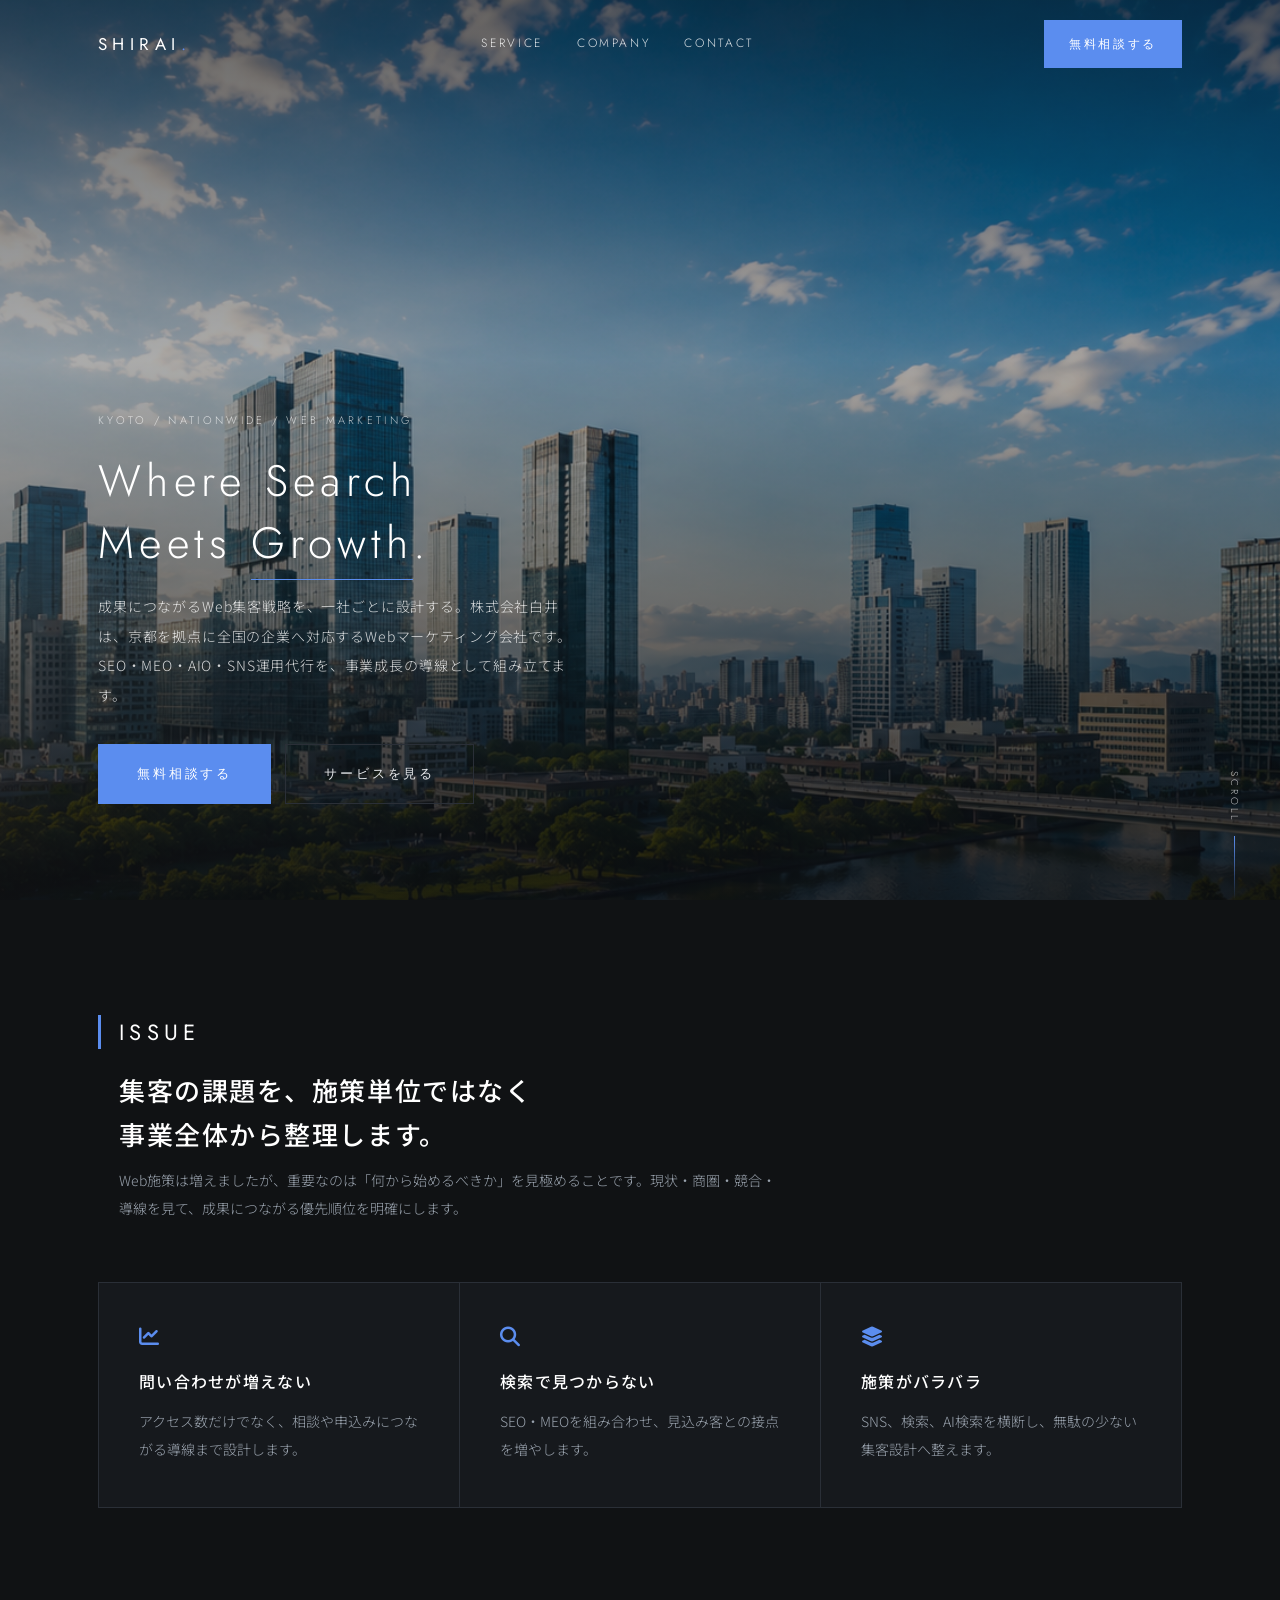
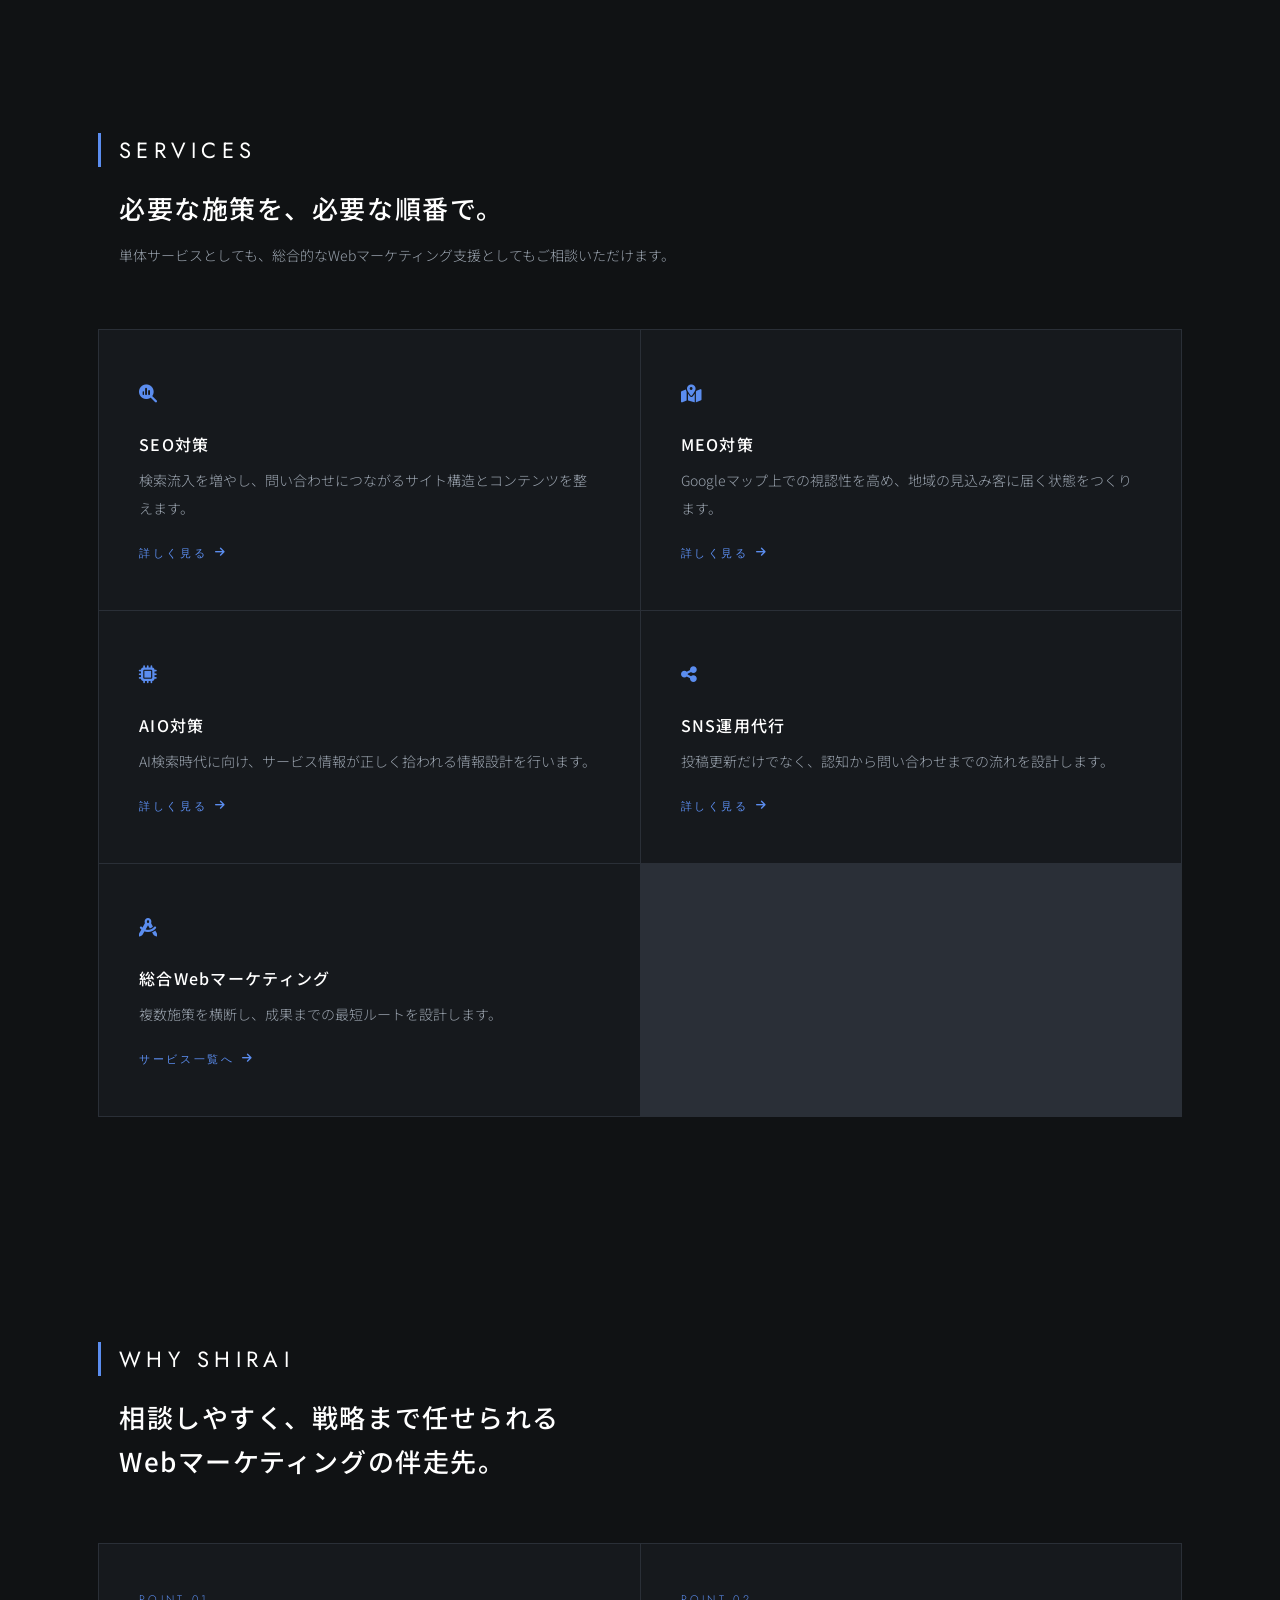
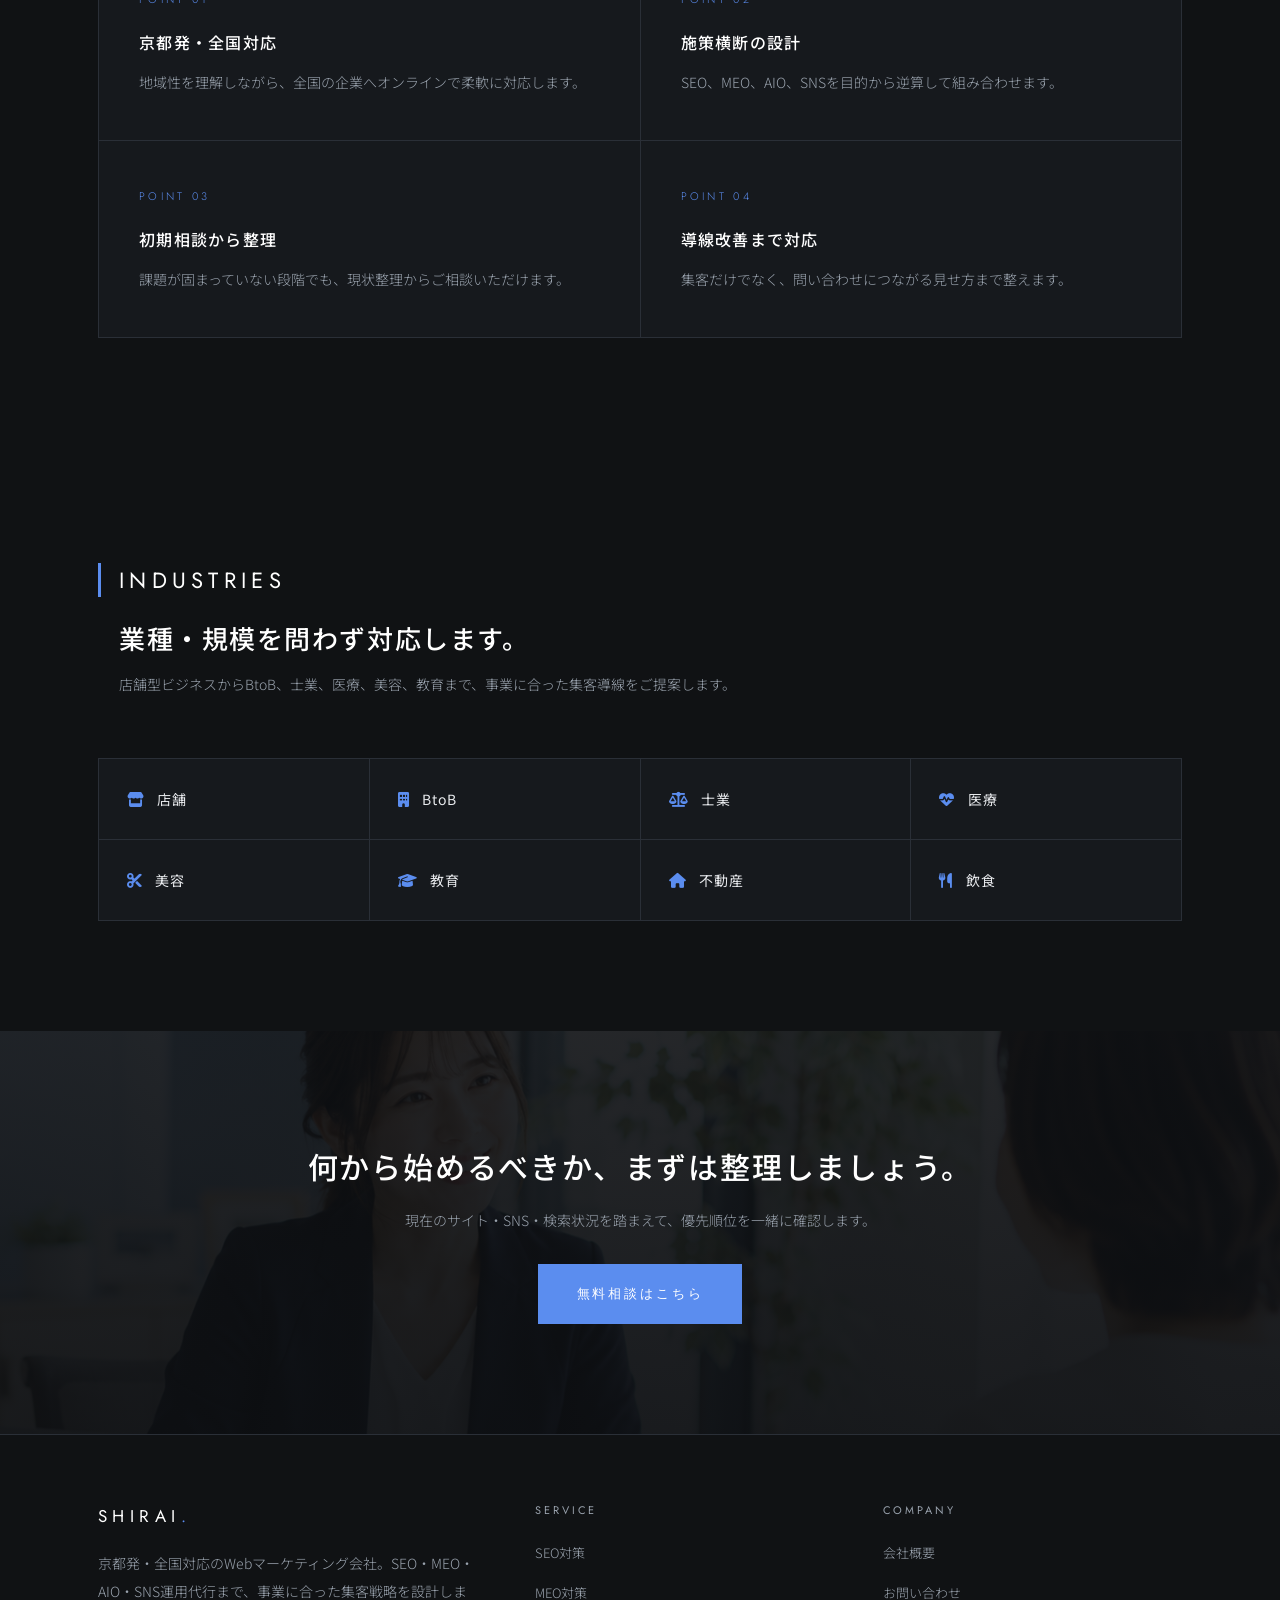
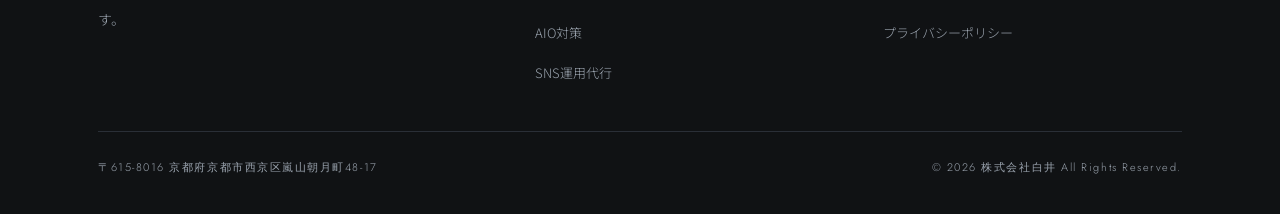
<file: index.html>
<!DOCTYPE html>
<html lang="ja">
<head>
  <meta charset="UTF-8">
  <meta name="viewport" content="width=device-width, initial-scale=1.0">
  <title>株式会社白井 | 京都発・全国対応のWebマーケティング会社</title>
  <meta name="description" content="株式会社白井は、京都発・全国対応のWebマーケティング会社です。SEO・MEO・AIO・SNS運用代行を通じて、事業に合った集客戦略を設計します。">
  <meta property="og:title" content="株式会社白井 | 京都発・全国対応のWebマーケティング会社">
  <meta property="og:description" content="SEO・MEO・AIO・SNS運用代行まで、Web集客の相談先として全国対応します。">
  <meta property="og:type" content="website">
  <meta property="og:image" content="images/company2.png">
  <link rel="preconnect" href="https://fonts.googleapis.com">
  <link rel="preconnect" href="https://fonts.gstatic.com" crossorigin>
  <link href="https://fonts.googleapis.com/css2?family=Jost:wght@300;400;500&family=Noto+Sans+JP:wght@300;400;500;700&display=swap" rel="stylesheet">
  <link rel="stylesheet" href="https://cdnjs.cloudflare.com/ajax/libs/font-awesome/6.5.0/css/all.min.css">
  <link rel="stylesheet" href="css/style.css">
  <script type="application/ld+json">
  {
    "@context": "https://schema.org",
    "@type": "Organization",
    "name": "株式会社白井",
    "url": "https://shirai-hp.vercel.app/",
    "address": {
      "@type": "PostalAddress",
      "addressCountry": "JP",
      "addressRegion": "京都府",
      "addressLocality": "京都市西京区"
    },
    "areaServed": "JP",
    "description": "京都発・全国対応のWebマーケティング会社"
  }
  </script>
</head>
<body>

<header class="site-header">
  <div class="container header-inner">
    <a href="index.html" class="logo">shirai<span>.</span></a>
    <nav class="global-nav">
      <a href="service/index.html">Service</a>
      <a href="company/index.html">Company</a>
      <a href="contact/index.html">Contact</a>
    </nav>
    <div class="header-cta">
      <a href="contact/index.html" class="btn btn-primary btn-sm">無料相談する</a>
      <button class="hamburger" aria-label="メニュー" aria-expanded="false"><span></span><span></span><span></span></button>
    </div>
  </div>
</header>

<nav class="mobile-nav">
  <a href="service/index.html">サービス</a>
  <a href="company/index.html">会社概要</a>
  <a href="contact/index.html">お問い合わせ</a>
  <a href="contact/index.html" class="btn btn-primary">無料相談する</a>
</nav>

<section class="hero">
  <div class="hero-visual" role="img" aria-label="メインビジュアル"></div>
  <div class="container hero-inner">
    <div class="hero-copy">
      <p class="hero-badge">Kyoto / Nationwide / Web Marketing</p>
      <h1 class="hero-title">Where Search<br>Meets <em>Growth</em>.</h1>
      <p class="hero-sub">成果につながるWeb集客戦略を、一社ごとに設計する。株式会社白井は、京都を拠点に全国の企業へ対応するWebマーケティング会社です。SEO・MEO・AIO・SNS運用代行を、事業成長の導線として組み立てます。</p>
      <div class="hero-btns">
        <a href="contact/index.html" class="btn btn-primary btn-lg">無料相談する</a>
        <a href="service/index.html" class="btn btn-outline btn-lg">サービスを見る</a>
      </div>
    </div>
  </div>
  <span class="hero-scroll">scroll</span>
</section>

<section class="pain section-pad">
  <div class="container">
    <div class="section-header reveal">
      <span class="tag">Issue</span>
      <h2 class="section-heading">集客の課題を、施策単位ではなく<br>事業全体から整理します。</h2>
      <p class="section-lead">Web施策は増えましたが、重要なのは「何から始めるべきか」を見極めることです。現状・商圏・競合・導線を見て、成果につながる優先順位を明確にします。</p>
    </div>
    <div class="pain-grid">
      <div class="pain-card reveal"><i class="fa-solid fa-chart-line"></i><h3>問い合わせが増えない</h3><p>アクセス数だけでなく、相談や申込みにつながる導線まで設計します。</p></div>
      <div class="pain-card reveal"><i class="fa-solid fa-magnifying-glass"></i><h3>検索で見つからない</h3><p>SEO・MEOを組み合わせ、見込み客との接点を増やします。</p></div>
      <div class="pain-card reveal"><i class="fa-solid fa-layer-group"></i><h3>施策がバラバラ</h3><p>SNS、検索、AI検索を横断し、無駄の少ない集客設計へ整えます。</p></div>
    </div>
  </div>
</section>

<section class="services section-pad">
  <div class="container">
    <div class="section-header section-header--center reveal">
      <span class="tag">Services</span>
      <h2 class="section-heading">必要な施策を、必要な順番で。</h2>
      <p class="section-lead">単体サービスとしても、総合的なWebマーケティング支援としてもご相談いただけます。</p>
    </div>
    <div class="services-grid">
      <a href="service/seo.html" class="service-card reveal"><div class="service-card-icon"><i class="fa-solid fa-magnifying-glass-chart"></i></div><h3>SEO対策</h3><p>検索流入を増やし、問い合わせにつながるサイト構造とコンテンツを整えます。</p><span class="service-card-link">詳しく見る <i class="fa-solid fa-arrow-right"></i></span></a>
      <a href="service/meo.html" class="service-card reveal"><div class="service-card-icon"><i class="fa-solid fa-map-location-dot"></i></div><h3>MEO対策</h3><p>Googleマップ上での視認性を高め、地域の見込み客に届く状態をつくります。</p><span class="service-card-link">詳しく見る <i class="fa-solid fa-arrow-right"></i></span></a>
      <a href="service/aio.html" class="service-card reveal"><div class="service-card-icon"><i class="fa-solid fa-microchip"></i></div><h3>AIO対策</h3><p>AI検索時代に向け、サービス情報が正しく拾われる情報設計を行います。</p><span class="service-card-link">詳しく見る <i class="fa-solid fa-arrow-right"></i></span></a>
      <a href="service/sns.html" class="service-card reveal"><div class="service-card-icon"><i class="fa-solid fa-share-nodes"></i></div><h3>SNS運用代行</h3><p>投稿更新だけでなく、認知から問い合わせまでの流れを設計します。</p><span class="service-card-link">詳しく見る <i class="fa-solid fa-arrow-right"></i></span></a>
      <a href="service/index.html" class="service-card reveal"><div class="service-card-icon"><i class="fa-solid fa-compass-drafting"></i></div><h3>総合Webマーケティング</h3><p>複数施策を横断し、成果までの最短ルートを設計します。</p><span class="service-card-link">サービス一覧へ <i class="fa-solid fa-arrow-right"></i></span></a>
    </div>
  </div>
</section>

<section class="strengths section-pad">
  <div class="container">
    <div class="section-header reveal">
      <span class="tag">Why Shirai</span>
      <h2 class="section-heading">相談しやすく、戦略まで任せられる<br>Webマーケティングの伴走先。</h2>
    </div>
    <div class="strengths-grid">
      <div class="strength-item reveal"><div class="strength-num">01</div><div><h3>京都発・全国対応</h3><p>地域性を理解しながら、全国の企業へオンラインで柔軟に対応します。</p></div></div>
      <div class="strength-item reveal"><div class="strength-num">02</div><div><h3>施策横断の設計</h3><p>SEO、MEO、AIO、SNSを目的から逆算して組み合わせます。</p></div></div>
      <div class="strength-item reveal"><div class="strength-num">03</div><div><h3>初期相談から整理</h3><p>課題が固まっていない段階でも、現状整理からご相談いただけます。</p></div></div>
      <div class="strength-item reveal"><div class="strength-num">04</div><div><h3>導線改善まで対応</h3><p>集客だけでなく、問い合わせにつながる見せ方まで整えます。</p></div></div>
    </div>
  </div>
</section>

<section class="industries section-pad">
  <div class="container">
    <div class="section-header section-header--center reveal">
      <span class="tag">Industries</span>
      <h2 class="section-heading">業種・規模を問わず対応します。</h2>
      <p class="section-lead">店舗型ビジネスからBtoB、士業、医療、美容、教育まで、事業に合った集客導線をご提案します。</p>
    </div>
    <div class="industries-grid">
      <div class="industry-item reveal"><i class="fa-solid fa-store"></i>店舗</div>
      <div class="industry-item reveal"><i class="fa-solid fa-building"></i>BtoB</div>
      <div class="industry-item reveal"><i class="fa-solid fa-scale-balanced"></i>士業</div>
      <div class="industry-item reveal"><i class="fa-solid fa-heart-pulse"></i>医療</div>
      <div class="industry-item reveal"><i class="fa-solid fa-scissors"></i>美容</div>
      <div class="industry-item reveal"><i class="fa-solid fa-graduation-cap"></i>教育</div>
      <div class="industry-item reveal"><i class="fa-solid fa-house"></i>不動産</div>
      <div class="industry-item reveal"><i class="fa-solid fa-utensils"></i>飲食</div>
    </div>
  </div>
</section>

<section class="cta-banner">
  <div class="container">
    <h2 class="reveal">何から始めるべきか、まずは整理しましょう。</h2>
    <p class="reveal">現在のサイト・SNS・検索状況を踏まえて、優先順位を一緒に確認します。</p>
    <a href="contact/index.html" class="btn btn-primary btn-lg reveal"><i class="fa-solid fa-paper-plane"></i>無料相談はこちら</a>
  </div>
</section>

<footer class="site-footer">
  <div class="container">
    <div class="footer-grid">
      <div class="footer-brand">
        <a href="index.html" class="logo">shirai<span>.</span></a>
        <p>京都発・全国対応のWebマーケティング会社。SEO・MEO・AIO・SNS運用代行まで、事業に合った集客戦略を設計します。</p>
      </div>
      <nav class="footer-nav">
        <h4>Service</h4>
        <ul>
          <li><a href="service/seo.html">SEO対策</a></li>
          <li><a href="service/meo.html">MEO対策</a></li>
          <li><a href="service/aio.html">AIO対策</a></li>
          <li><a href="service/sns.html">SNS運用代行</a></li>
        </ul>
      </nav>
      <nav class="footer-nav">
        <h4>Company</h4>
        <ul>
          <li><a href="company/index.html">会社概要</a></li>
          <li><a href="contact/index.html">お問い合わせ</a></li>
          <li><a href="privacy/index.html">プライバシーポリシー</a></li>
        </ul>
      </nav>
    </div>
    <div class="footer-bottom">
      <p>〒615-8016 京都府京都市西京区嵐山朝月町48-17</p>
      <p>© 2026 株式会社白井 All Rights Reserved.</p>
    </div>
  </div>
</footer>

<script src="js/main.js"></script>
</body>
</html>
</file>
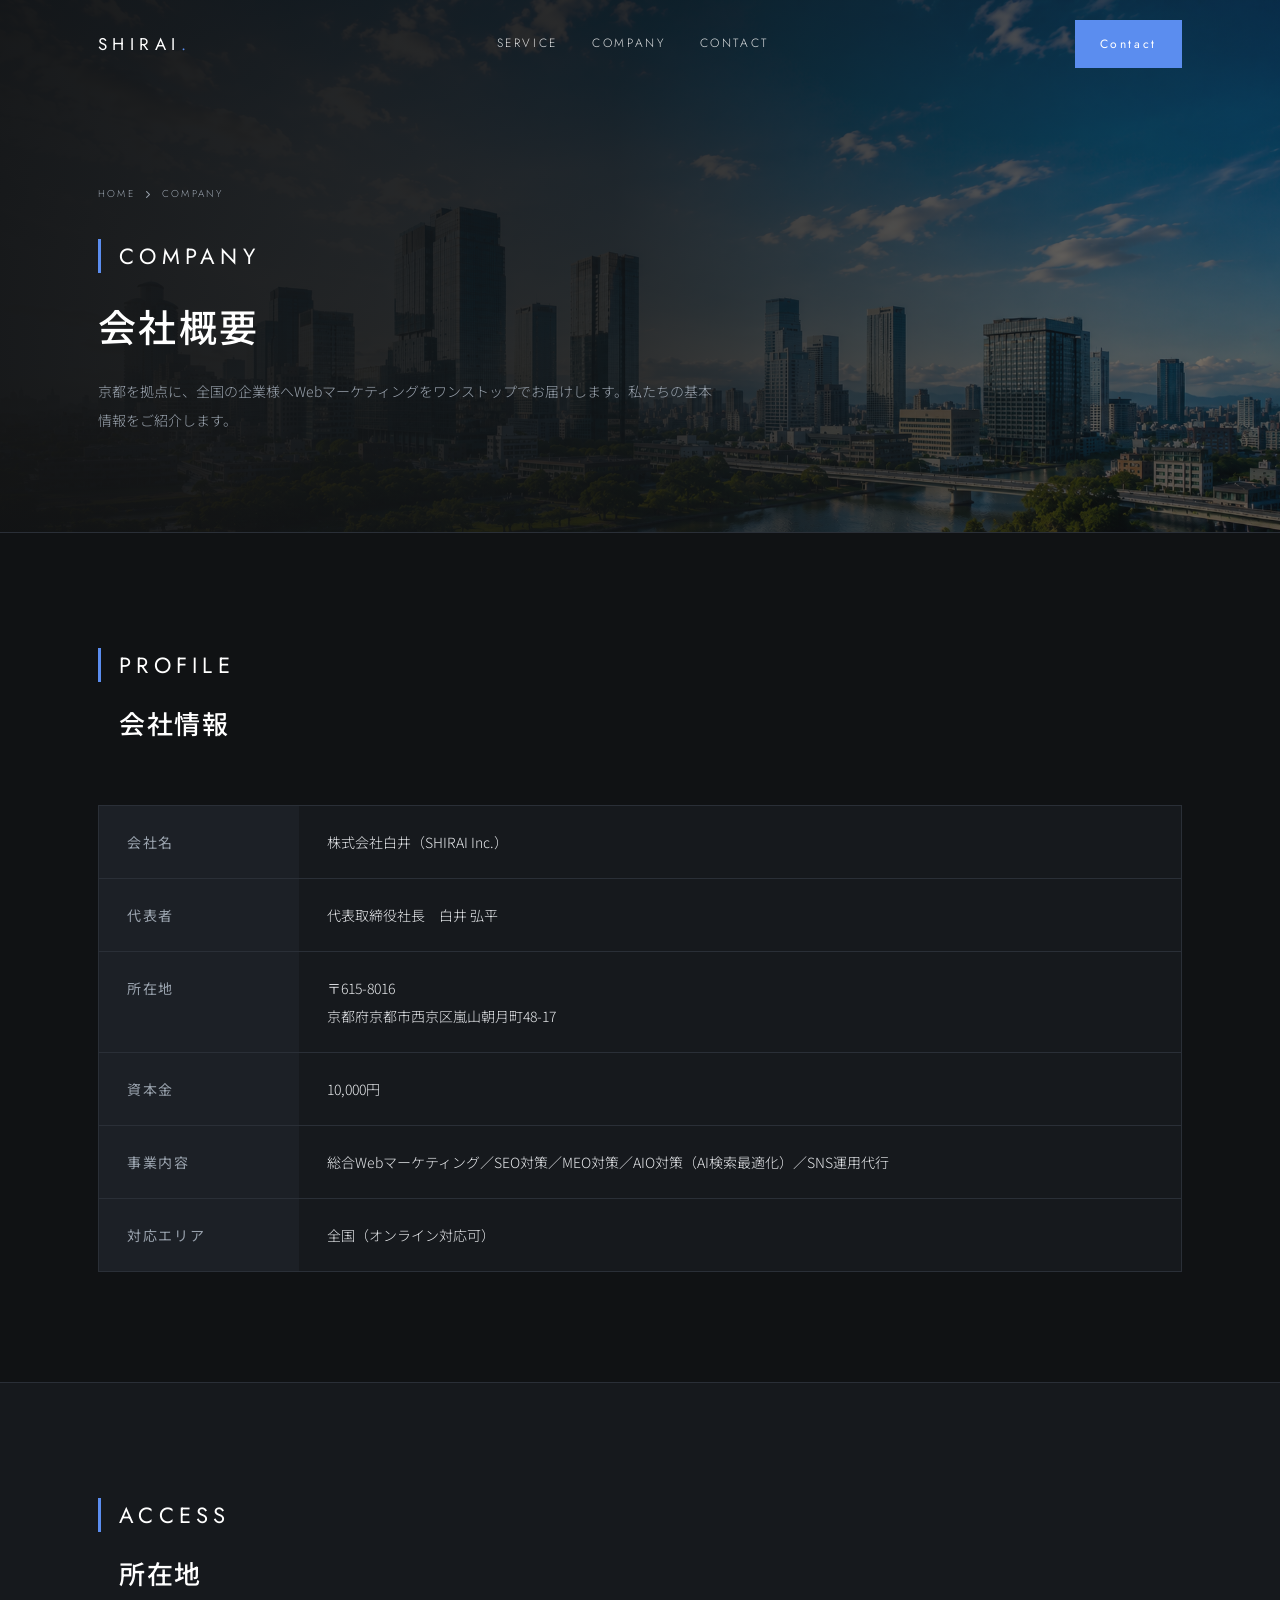
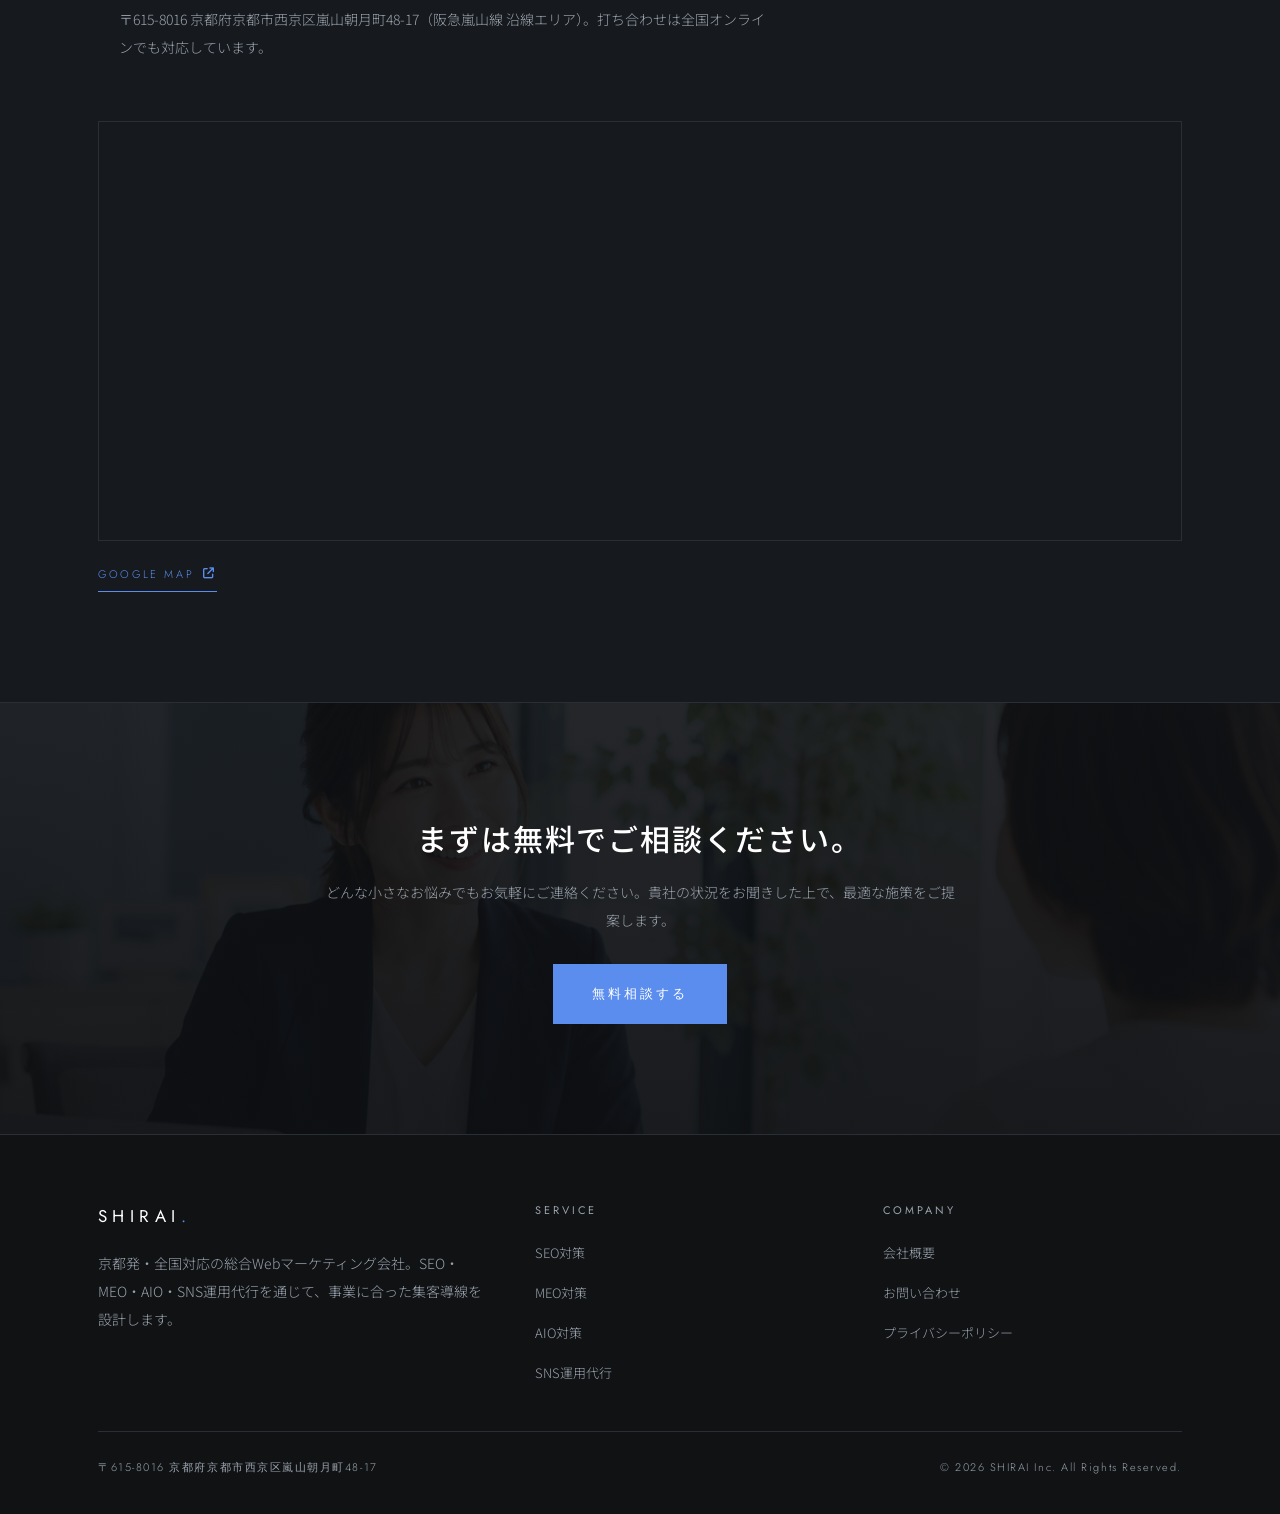
<file: company/index.html>
<!DOCTYPE html>
<html lang="ja">
<head>
<meta charset="UTF-8">
<meta name="viewport" content="width=device-width, initial-scale=1.0">
<title>会社概要 | 株式会社白井</title>
<meta name="description" content="株式会社白井の会社概要。京都府京都市西京区に拠点を置く総合Webマーケティング会社です。SEO・MEO・AIO・SNS運用代行を提供します。">
<meta property="og:title" content="会社概要 | 株式会社白井">
<meta property="og:description" content="京都発・全国対応の総合Webマーケティング会社、株式会社白井の基本情報です。">
<meta property="og:type" content="website">
<meta property="og:image" content="../images/company2.png">
<link rel="preconnect" href="https://fonts.googleapis.com">
<link rel="preconnect" href="https://fonts.gstatic.com" crossorigin>
<link href="https://fonts.googleapis.com/css2?family=Jost:wght@300;400;500&family=Noto+Sans+JP:wght@300;400;500;700&display=swap" rel="stylesheet">
<link rel="stylesheet" href="https://cdnjs.cloudflare.com/ajax/libs/font-awesome/6.5.0/css/all.min.css">
<link rel="stylesheet" href="../css/style.css">
</head>
<body>

<header class="site-header">
  <div class="container header-inner">
    <a href="../index.html" class="logo">shirai<span>.</span></a>
    <nav class="global-nav">
      <a href="../service/index.html">Service</a>
      <a href="../company/index.html">Company</a>
      <a href="../contact/index.html">Contact</a>
    </nav>
    <div class="header-cta">
      <a href="../contact/index.html" class="btn btn-primary btn-sm">Contact</a>
      <button class="hamburger" aria-label="メニュー" aria-expanded="false"><span></span><span></span><span></span></button>
    </div>
  </div>
</header>
<nav class="mobile-nav">
  <a href="../service/index.html">サービス</a>
  <a href="../company/index.html">会社概要</a>
  <a href="../contact/index.html">お問い合わせ</a>
  <a href="../contact/index.html" class="btn btn-primary">無料相談する</a>
</nav>

<section class="page-hero">
  <div class="container">
    <div class="breadcrumb"><a href="../index.html">Home</a><i class="fa-solid fa-chevron-right"></i><span>Company</span></div>
    <div class="tag">Company</div>
    <h1>会社概要</h1>
    <p>京都を拠点に、全国の企業様へWebマーケティングをワンストップでお届けします。私たちの基本情報をご紹介します。</p>
  </div>
</section>

<section class="section-pad">
  <div class="container">
    <div class="section-header reveal">
      <span class="tag">Profile</span>
      <h2 class="section-heading">会社情報</h2>
    </div>
    <table class="company-table reveal">
      <tbody>
        <tr><th>会社名</th><td>株式会社白井（SHIRAI Inc.）</td></tr>
        <tr><th>代表者</th><td>代表取締役社長　白井 弘平</td></tr>
        <tr><th>所在地</th><td>〒615-8016<br>京都府京都市西京区嵐山朝月町48-17</td></tr>
        <tr><th>資本金</th><td>10,000円</td></tr>
        <tr><th>事業内容</th><td>総合Webマーケティング／SEO対策／MEO対策／AIO対策（AI検索最適化）／SNS運用代行</td></tr>
        <tr><th>対応エリア</th><td>全国（オンライン対応可）</td></tr>
      </tbody>
    </table>
  </div>
</section>

<section class="section-pad soft-section">
  <div class="container">
    <div class="section-header reveal">
      <span class="tag">Access</span>
      <h2 class="section-heading">所在地</h2>
      <p class="section-lead">〒615-8016 京都府京都市西京区嵐山朝月町48-17（阪急嵐山線 沿線エリア）。打ち合わせは全国オンラインでも対応しています。</p>
    </div>
    <div class="map-frame reveal">
      <iframe title="株式会社白井 所在地"
        src="https://maps.google.com/maps?q=%E4%BA%AC%E9%83%BD%E5%BA%9C%E4%BA%AC%E9%83%BD%E5%B8%82%E8%A5%BF%E4%BA%AC%E5%8C%BA%E5%B5%90%E5%B1%B1%E6%9C%9D%E6%9C%88%E7%94%BA48-17&output=embed"
        loading="lazy" referrerpolicy="no-referrer-when-downgrade"></iframe>
    </div>
    <a class="map-link reveal" href="https://www.google.com/maps/search/?api=1&query=京都府京都市西京区嵐山朝月町48-17" target="_blank" rel="noopener">Google Map <i class="fa-solid fa-arrow-up-right-from-square"></i></a>
  </div>
</section>

<section class="cta-banner">
  <div class="container">
    <h2 class="reveal">まずは無料でご相談ください。</h2>
    <p class="reveal">どんな小さなお悩みでもお気軽にご連絡ください。貴社の状況をお聞きした上で、最適な施策をご提案します。</p>
    <a href="../contact/index.html" class="btn btn-primary btn-lg reveal">無料相談する</a>
  </div>
</section>

<footer class="site-footer">
  <div class="container">
    <div class="footer-grid">
      <div class="footer-brand">
        <a href="../index.html" class="logo">shirai<span>.</span></a>
        <p>京都発・全国対応の総合Webマーケティング会社。SEO・MEO・AIO・SNS運用代行を通じて、事業に合った集客導線を設計します。</p>
      </div>
      <nav class="footer-nav">
        <h4>Service</h4>
        <ul>
          <li><a href="../service/seo.html">SEO対策</a></li>
          <li><a href="../service/meo.html">MEO対策</a></li>
          <li><a href="../service/aio.html">AIO対策</a></li>
          <li><a href="../service/sns.html">SNS運用代行</a></li>
        </ul>
      </nav>
      <nav class="footer-nav">
        <h4>Company</h4>
        <ul>
          <li><a href="../company/index.html">会社概要</a></li>
          <li><a href="../contact/index.html">お問い合わせ</a></li>
          <li><a href="../privacy/index.html">プライバシーポリシー</a></li>
        </ul>
      </nav>
    </div>
    <div class="footer-bottom">
      <p>〒615-8016 京都府京都市西京区嵐山朝月町48-17</p>
      <p>© 2026 SHIRAI Inc. All Rights Reserved.</p>
    </div>
  </div>
</footer>

<script src="../js/main.js"></script>
</body>
</html>
</file>
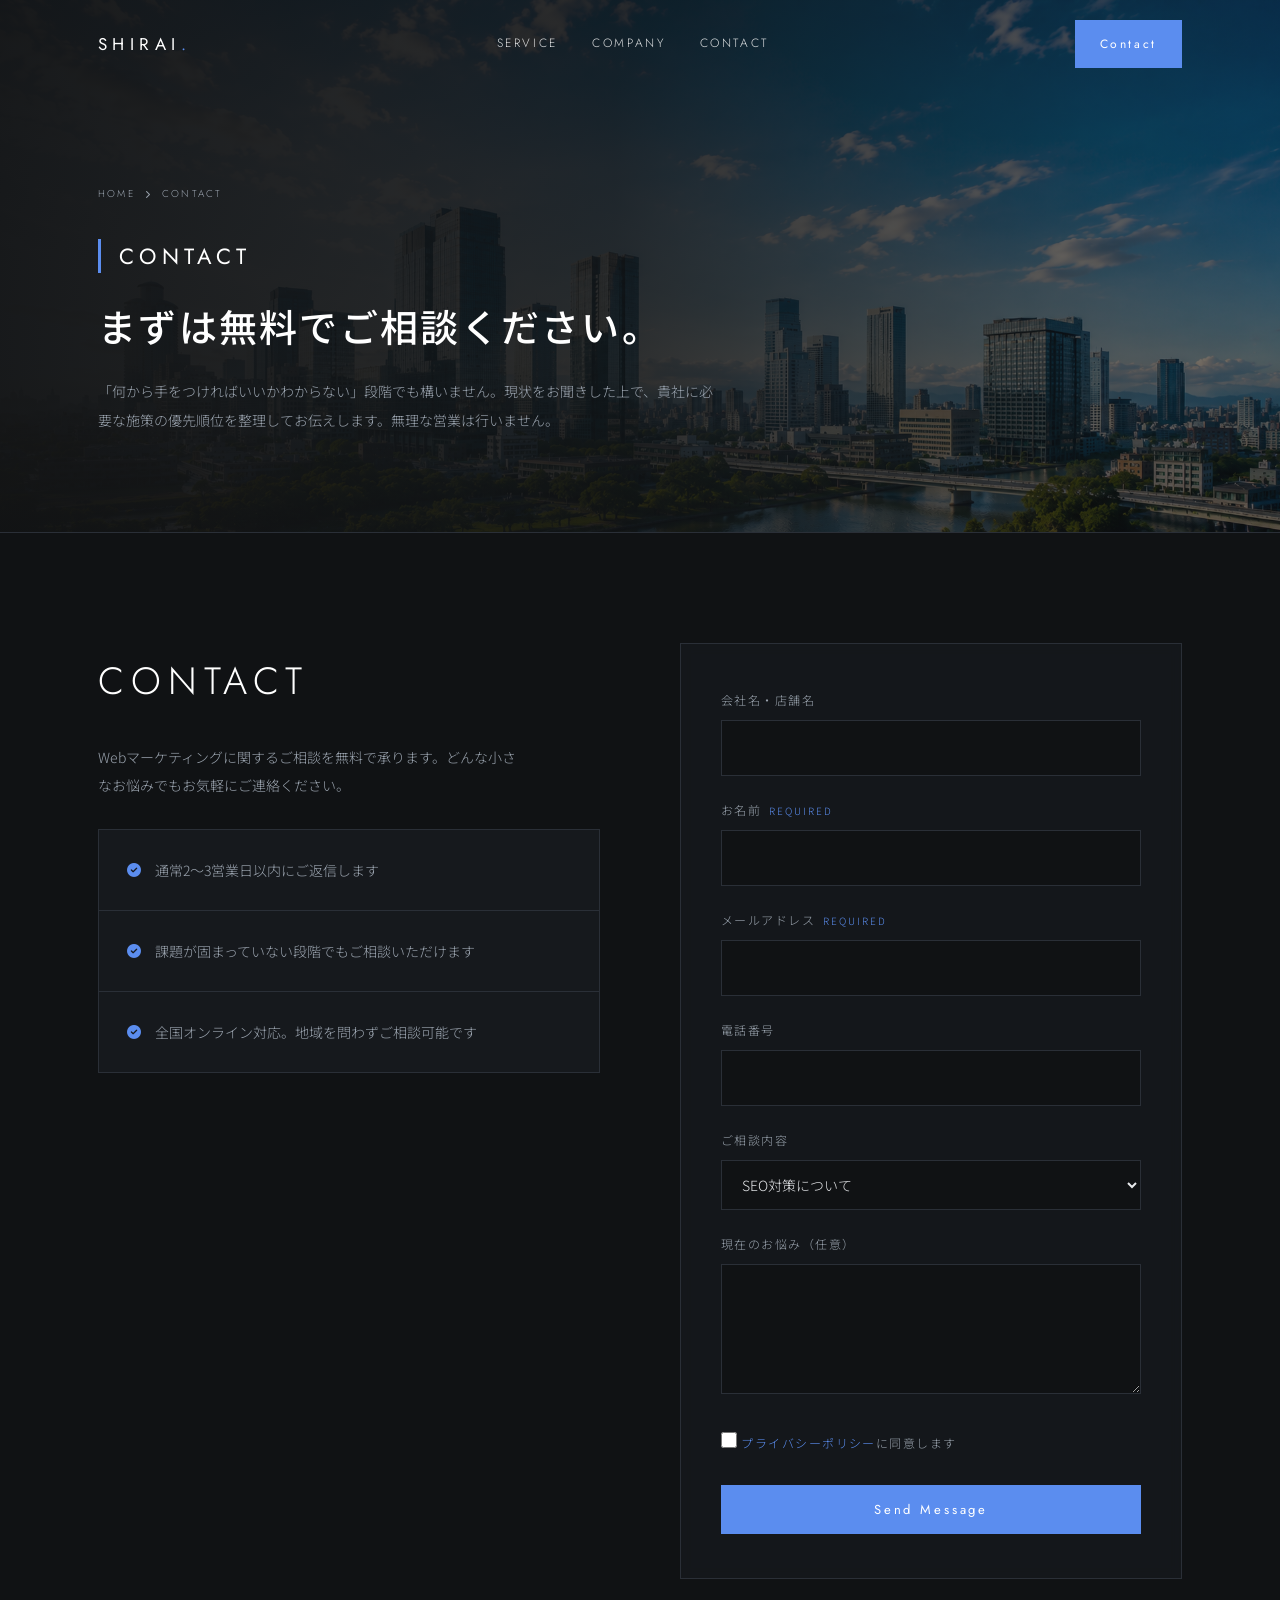
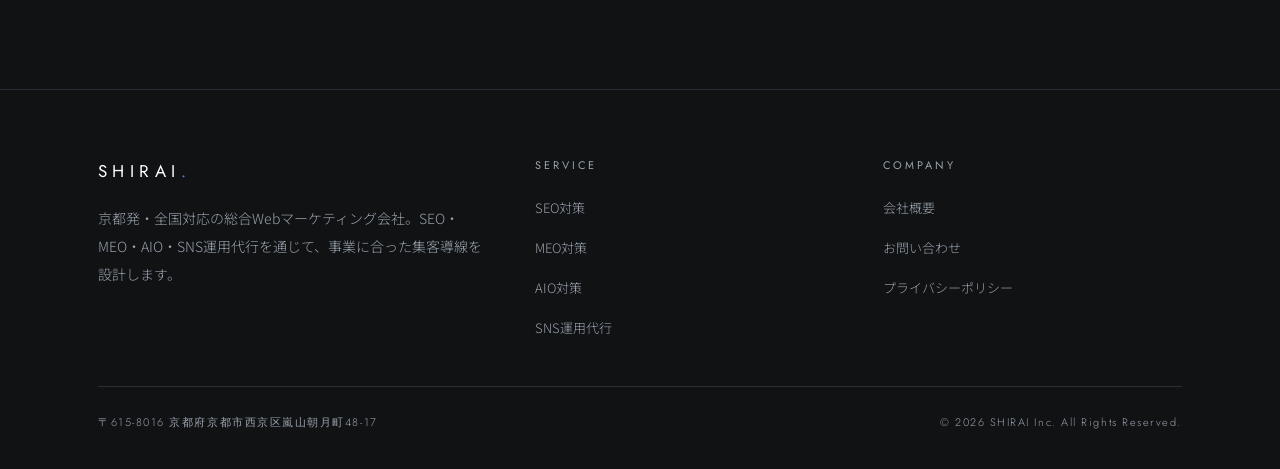
<file: contact/index.html>
<!DOCTYPE html>
<html lang="ja">
<head>
<meta charset="UTF-8">
<meta name="viewport" content="width=device-width, initial-scale=1.0">
<title>お問い合わせ | 株式会社白井</title>
<meta name="description" content="株式会社白井へのお問い合わせページです。SEO・MEO・AIO・SNS運用代行など、Webマーケティングに関するご相談を無料で承ります。">
<meta property="og:title" content="お問い合わせ | 株式会社白井">
<meta property="og:description" content="Webマーケティングに関するご相談を無料で承ります。">
<meta property="og:type" content="website">
<meta property="og:image" content="../images/contact.png">
<link rel="preconnect" href="https://fonts.googleapis.com">
<link rel="preconnect" href="https://fonts.gstatic.com" crossorigin>
<link href="https://fonts.googleapis.com/css2?family=Jost:wght@300;400;500&family=Noto+Sans+JP:wght@300;400;500;700&display=swap" rel="stylesheet">
<link rel="stylesheet" href="https://cdnjs.cloudflare.com/ajax/libs/font-awesome/6.5.0/css/all.min.css">
<link rel="stylesheet" href="../css/style.css">
</head>
<body>

<header class="site-header">
  <div class="container header-inner">
    <a href="../index.html" class="logo">shirai<span>.</span></a>
    <nav class="global-nav">
      <a href="../service/index.html">Service</a>
      <a href="../company/index.html">Company</a>
      <a href="../contact/index.html">Contact</a>
    </nav>
    <div class="header-cta">
      <a href="../contact/index.html" class="btn btn-primary btn-sm">Contact</a>
      <button class="hamburger" aria-label="メニュー" aria-expanded="false"><span></span><span></span><span></span></button>
    </div>
  </div>
</header>
<nav class="mobile-nav">
  <a href="../service/index.html">サービス</a>
  <a href="../company/index.html">会社概要</a>
  <a href="../contact/index.html">お問い合わせ</a>
  <a href="../contact/index.html" class="btn btn-primary">無料相談する</a>
</nav>

<section class="page-hero">
  <div class="container">
    <div class="breadcrumb"><a href="../index.html">Home</a><i class="fa-solid fa-chevron-right"></i><span>Contact</span></div>
    <div class="tag">Contact</div>
    <h1>まずは無料でご相談ください。</h1>
    <p>「何から手をつければいいかわからない」段階でも構いません。現状をお聞きした上で、貴社に必要な施策の優先順位を整理してお伝えします。無理な営業は行いません。</p>
  </div>
</section>

<section class="section-pad">
  <div class="container contact-grid">
    <div class="contact-copy reveal">
      <h2>Contact</h2>
      <p class="lead">Webマーケティングに関するご相談を無料で承ります。どんな小さなお悩みでもお気軽にご連絡ください。</p>
      <div class="recommend-list" style="grid-template-columns:1fr">
        <div class="recommend-item"><i class="fa-solid fa-circle-check"></i>通常2〜3営業日以内にご返信します</div>
        <div class="recommend-item"><i class="fa-solid fa-circle-check"></i>課題が固まっていない段階でもご相談いただけます</div>
        <div class="recommend-item"><i class="fa-solid fa-circle-check"></i>全国オンライン対応。地域を問わずご相談可能です</div>
      </div>
    </div>
    <div class="reveal">
      <form class="form-wrap" id="contact-form" novalidate>
        <div class="form-group">
          <label for="f-company">会社名・店舗名</label>
          <input id="f-company" name="company" type="text" autocomplete="organization">
        </div>
        <div class="form-group">
          <label for="f-name">お名前<span class="req">REQUIRED</span></label>
          <input id="f-name" name="name" type="text" required autocomplete="name">
        </div>
        <div class="form-group">
          <label for="f-email">メールアドレス<span class="req">REQUIRED</span></label>
          <input id="f-email" name="email" type="email" required autocomplete="email">
        </div>
        <div class="form-group">
          <label for="f-tel">電話番号</label>
          <input id="f-tel" name="tel" type="tel" autocomplete="tel">
        </div>
        <div class="form-group">
          <label for="f-topic">ご相談内容</label>
          <select id="f-topic" name="topic">
            <option>SEO対策について</option>
            <option>MEO対策について</option>
            <option>AIO対策について</option>
            <option>SNS運用について</option>
            <option>まだ決まっていない・全般的に相談したい</option>
          </select>
        </div>
        <div class="form-group">
          <label for="f-msg">現在のお悩み（任意）</label>
          <textarea id="f-msg" name="message"></textarea>
        </div>
        <div class="form-group">
          <label class="form-check">
            <input type="checkbox" id="privacy-check">
            <span><a href="../privacy/index.html" target="_blank" rel="noopener">プライバシーポリシー</a>に同意します</span>
          </label>
        </div>
        <div class="form-submit">
          <button type="submit" class="btn btn-primary">Send Message</button>
        </div>
      </form>
      <div class="form-success">送信しました。2〜3営業日以内にご連絡します。</div>
    </div>
  </div>
</section>

<footer class="site-footer">
  <div class="container">
    <div class="footer-grid">
      <div class="footer-brand">
        <a href="../index.html" class="logo">shirai<span>.</span></a>
        <p>京都発・全国対応の総合Webマーケティング会社。SEO・MEO・AIO・SNS運用代行を通じて、事業に合った集客導線を設計します。</p>
      </div>
      <nav class="footer-nav">
        <h4>Service</h4>
        <ul>
          <li><a href="../service/seo.html">SEO対策</a></li>
          <li><a href="../service/meo.html">MEO対策</a></li>
          <li><a href="../service/aio.html">AIO対策</a></li>
          <li><a href="../service/sns.html">SNS運用代行</a></li>
        </ul>
      </nav>
      <nav class="footer-nav">
        <h4>Company</h4>
        <ul>
          <li><a href="../company/index.html">会社概要</a></li>
          <li><a href="../contact/index.html">お問い合わせ</a></li>
          <li><a href="../privacy/index.html">プライバシーポリシー</a></li>
        </ul>
      </nav>
    </div>
    <div class="footer-bottom">
      <p>〒615-8016 京都府京都市西京区嵐山朝月町48-17</p>
      <p>© 2026 SHIRAI Inc. All Rights Reserved.</p>
    </div>
  </div>
</footer>

<script src="../js/main.js"></script>
</body>
</html>
</file>
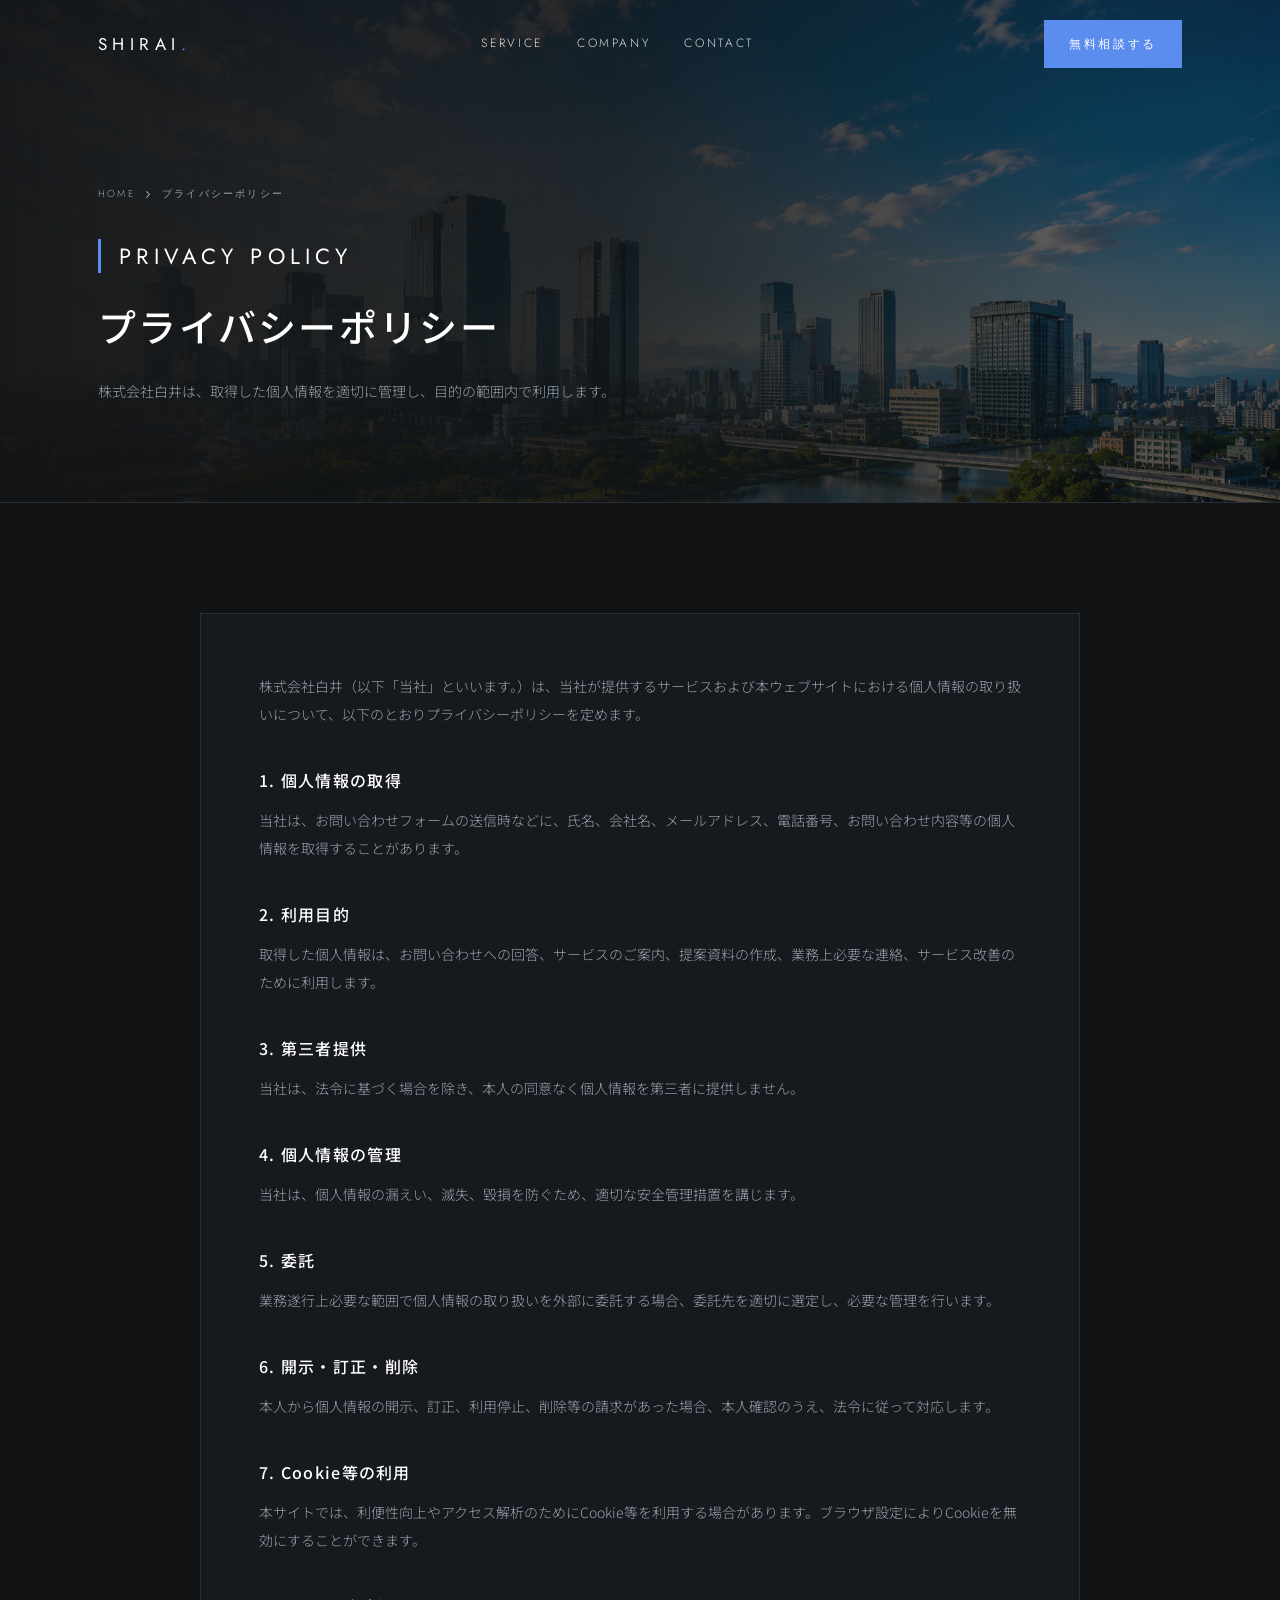
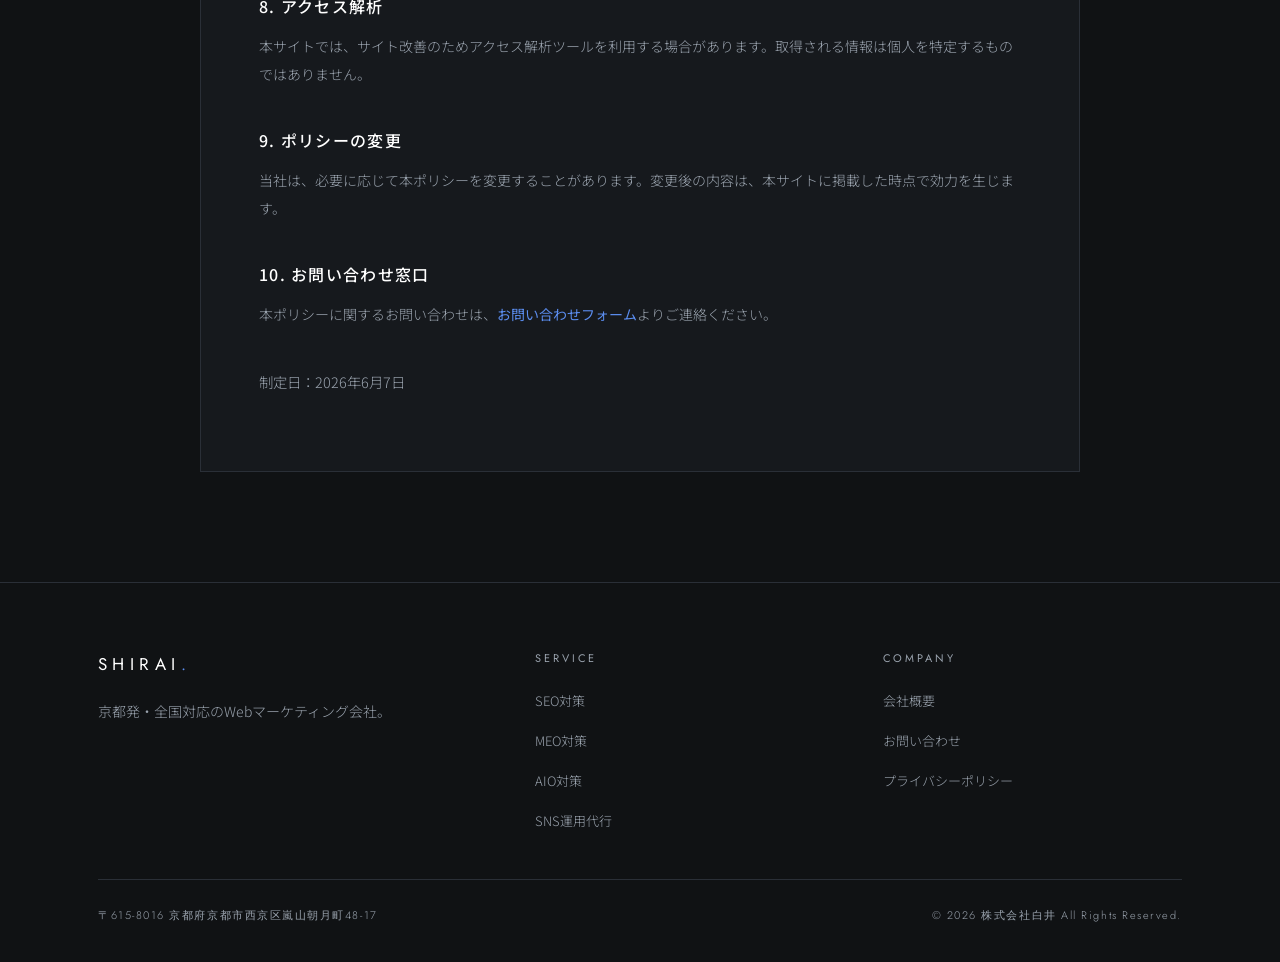
<file: privacy/index.html>
<!DOCTYPE html>
<html lang="ja">
<head>
  <meta charset="UTF-8">
  <meta name="viewport" content="width=device-width, initial-scale=1.0">
  <title>プライバシーポリシー | 株式会社白井</title>
  <meta name="description" content="株式会社白井のプライバシーポリシー。個人情報の取り扱いについて定めています。">
  <meta property="og:title" content="プライバシーポリシー | 株式会社白井">
  <meta property="og:description" content="株式会社白井の個人情報の取り扱いについて。">
  <meta property="og:type" content="website">
  <meta property="og:image" content="../images/company2.png">
  <link rel="preconnect" href="https://fonts.googleapis.com">
  <link rel="preconnect" href="https://fonts.gstatic.com" crossorigin>
  <link href="https://fonts.googleapis.com/css2?family=Jost:wght@300;400;500&family=Noto+Sans+JP:wght@300;400;500;700&display=swap" rel="stylesheet">
  <link rel="stylesheet" href="https://cdnjs.cloudflare.com/ajax/libs/font-awesome/6.5.0/css/all.min.css">
  <link rel="stylesheet" href="../css/style.css">
</head>
<body>
<header class="site-header scrolled">
  <div class="container header-inner">
    <a href="../index.html" class="logo">shirai<span>.</span></a>
    <nav class="global-nav"><a href="../service/index.html">Service</a><a href="../company/index.html">Company</a><a href="../contact/index.html">Contact</a></nav>
    <div class="header-cta"><a href="../contact/index.html" class="btn btn-primary btn-sm">無料相談する</a><button class="hamburger" aria-label="メニュー" aria-expanded="false"><span></span><span></span><span></span></button></div>
  </div>
</header>
<nav class="mobile-nav"><a href="../service/index.html">サービス</a><a href="../company/index.html">会社概要</a><a href="../contact/index.html">お問い合わせ</a><a href="../contact/index.html" class="btn btn-primary">無料相談する</a></nav>

<section class="page-hero">
  <div class="container">
    <div class="breadcrumb"><a href="../index.html">HOME</a><i class="fa-solid fa-chevron-right"></i><span>プライバシーポリシー</span></div>
    <span class="tag">Privacy Policy</span>
    <h1>プライバシーポリシー</h1>
    <p>株式会社白井は、取得した個人情報を適切に管理し、目的の範囲内で利用します。</p>
  </div>
</section>

<section class="section-pad">
  <div class="container">
    <div class="privacy-content reveal">
      <p>株式会社白井（以下「当社」といいます。）は、当社が提供するサービスおよび本ウェブサイトにおける個人情報の取り扱いについて、以下のとおりプライバシーポリシーを定めます。</p>

      <h2>1. 個人情報の取得</h2>
      <p>当社は、お問い合わせフォームの送信時などに、氏名、会社名、メールアドレス、電話番号、お問い合わせ内容等の個人情報を取得することがあります。</p>

      <h2>2. 利用目的</h2>
      <p>取得した個人情報は、お問い合わせへの回答、サービスのご案内、提案資料の作成、業務上必要な連絡、サービス改善のために利用します。</p>

      <h2>3. 第三者提供</h2>
      <p>当社は、法令に基づく場合を除き、本人の同意なく個人情報を第三者に提供しません。</p>

      <h2>4. 個人情報の管理</h2>
      <p>当社は、個人情報の漏えい、滅失、毀損を防ぐため、適切な安全管理措置を講じます。</p>

      <h2>5. 委託</h2>
      <p>業務遂行上必要な範囲で個人情報の取り扱いを外部に委託する場合、委託先を適切に選定し、必要な管理を行います。</p>

      <h2>6. 開示・訂正・削除</h2>
      <p>本人から個人情報の開示、訂正、利用停止、削除等の請求があった場合、本人確認のうえ、法令に従って対応します。</p>

      <h2>7. Cookie等の利用</h2>
      <p>本サイトでは、利便性向上やアクセス解析のためにCookie等を利用する場合があります。ブラウザ設定によりCookieを無効にすることができます。</p>

      <h2>8. アクセス解析</h2>
      <p>本サイトでは、サイト改善のためアクセス解析ツールを利用する場合があります。取得される情報は個人を特定するものではありません。</p>

      <h2>9. ポリシーの変更</h2>
      <p>当社は、必要に応じて本ポリシーを変更することがあります。変更後の内容は、本サイトに掲載した時点で効力を生じます。</p>

      <h2>10. お問い合わせ窓口</h2>
      <p>本ポリシーに関するお問い合わせは、<a href="../contact/index.html">お問い合わせフォーム</a>よりご連絡ください。</p>

      <p style="margin-top:40px;color:var(--ink-3);font-size:.9rem;">制定日：2026年6月7日</p>
    </div>
  </div>
</section>

<footer class="site-footer">
  <div class="container">
    <div class="footer-grid">
      <div class="footer-brand"><a href="../index.html" class="logo">shirai<span>.</span></a><p>京都発・全国対応のWebマーケティング会社。</p></div>
      <nav class="footer-nav"><h4>Service</h4><ul><li><a href="../service/seo.html">SEO対策</a></li><li><a href="../service/meo.html">MEO対策</a></li><li><a href="../service/aio.html">AIO対策</a></li><li><a href="../service/sns.html">SNS運用代行</a></li></ul></nav>
      <nav class="footer-nav"><h4>Company</h4><ul><li><a href="../company/index.html">会社概要</a></li><li><a href="../contact/index.html">お問い合わせ</a></li><li><a href="../privacy/index.html">プライバシーポリシー</a></li></ul></nav>
    </div>
    <div class="footer-bottom"><p>〒615-8016 京都府京都市西京区嵐山朝月町48-17</p><p>© 2026 株式会社白井 All Rights Reserved.</p></div>
  </div>
</footer>
<script src="../js/main.js"></script>
</body>
</html>
</file>
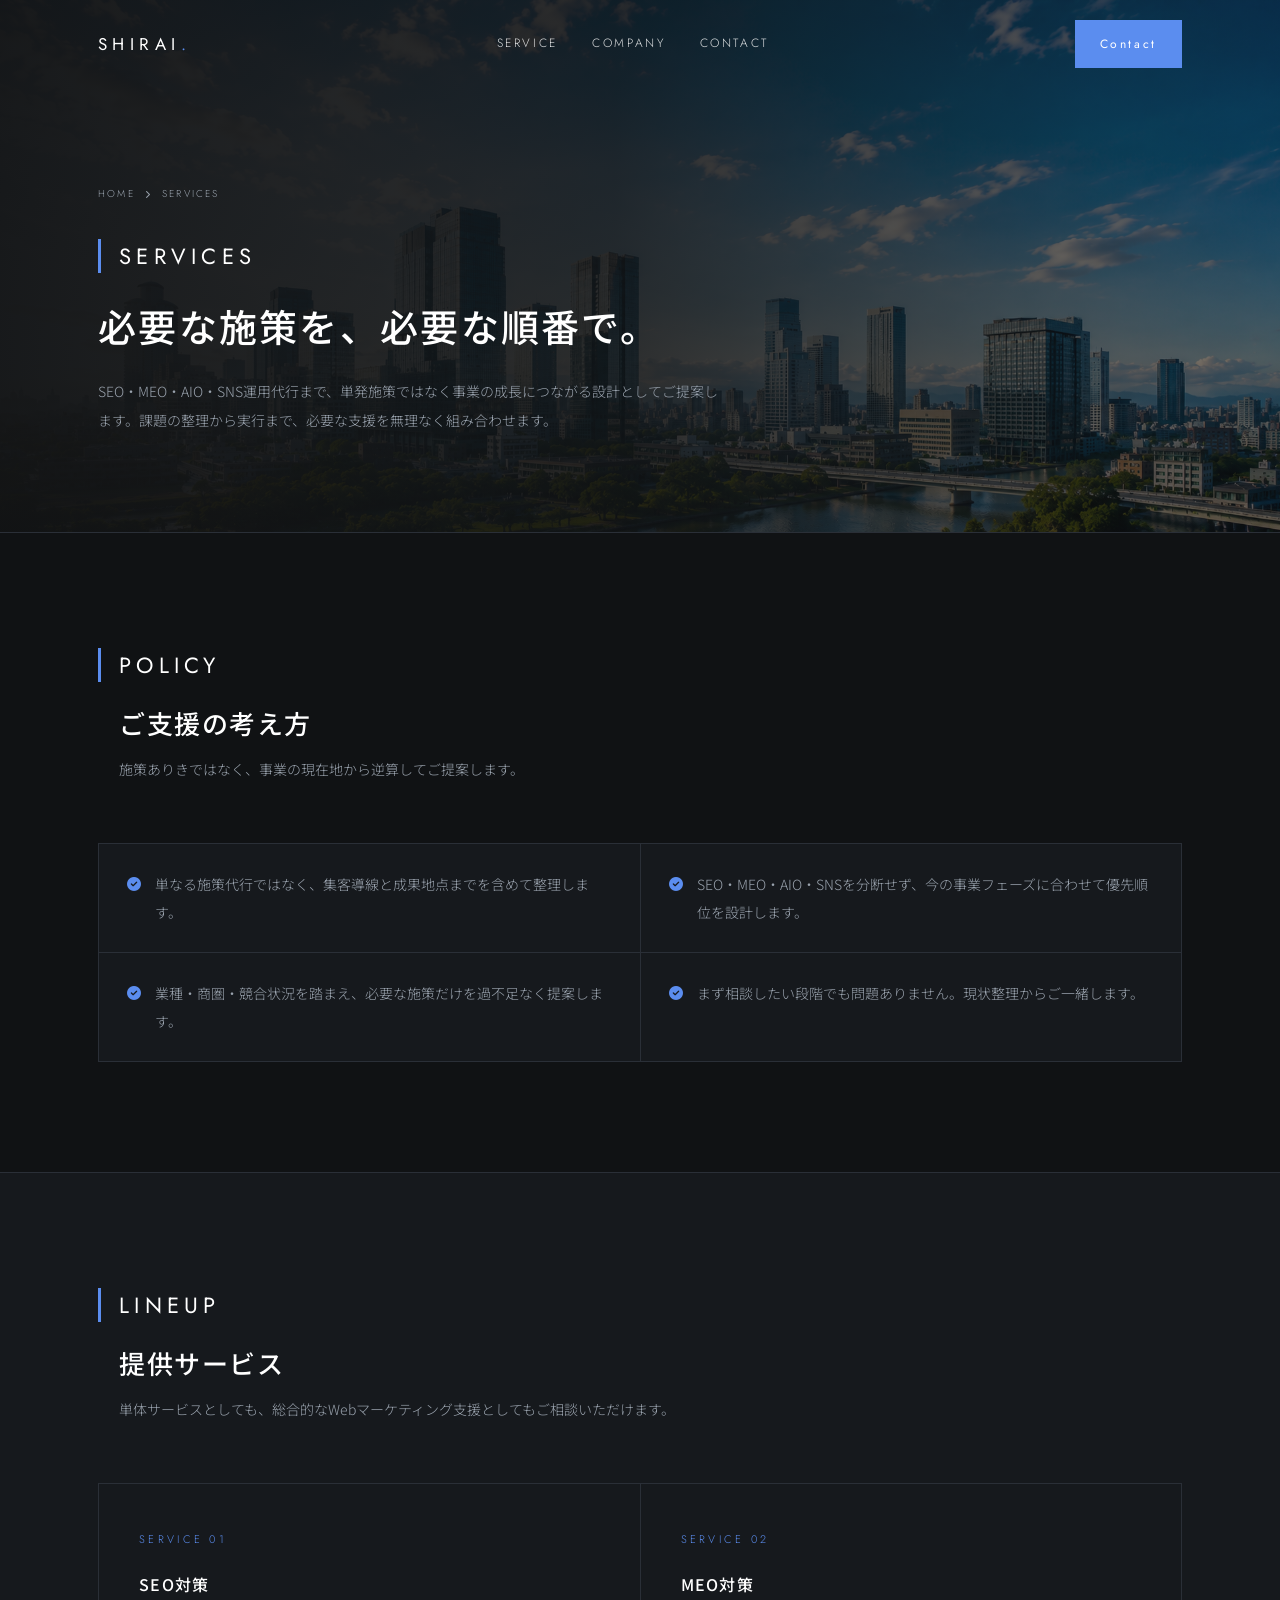
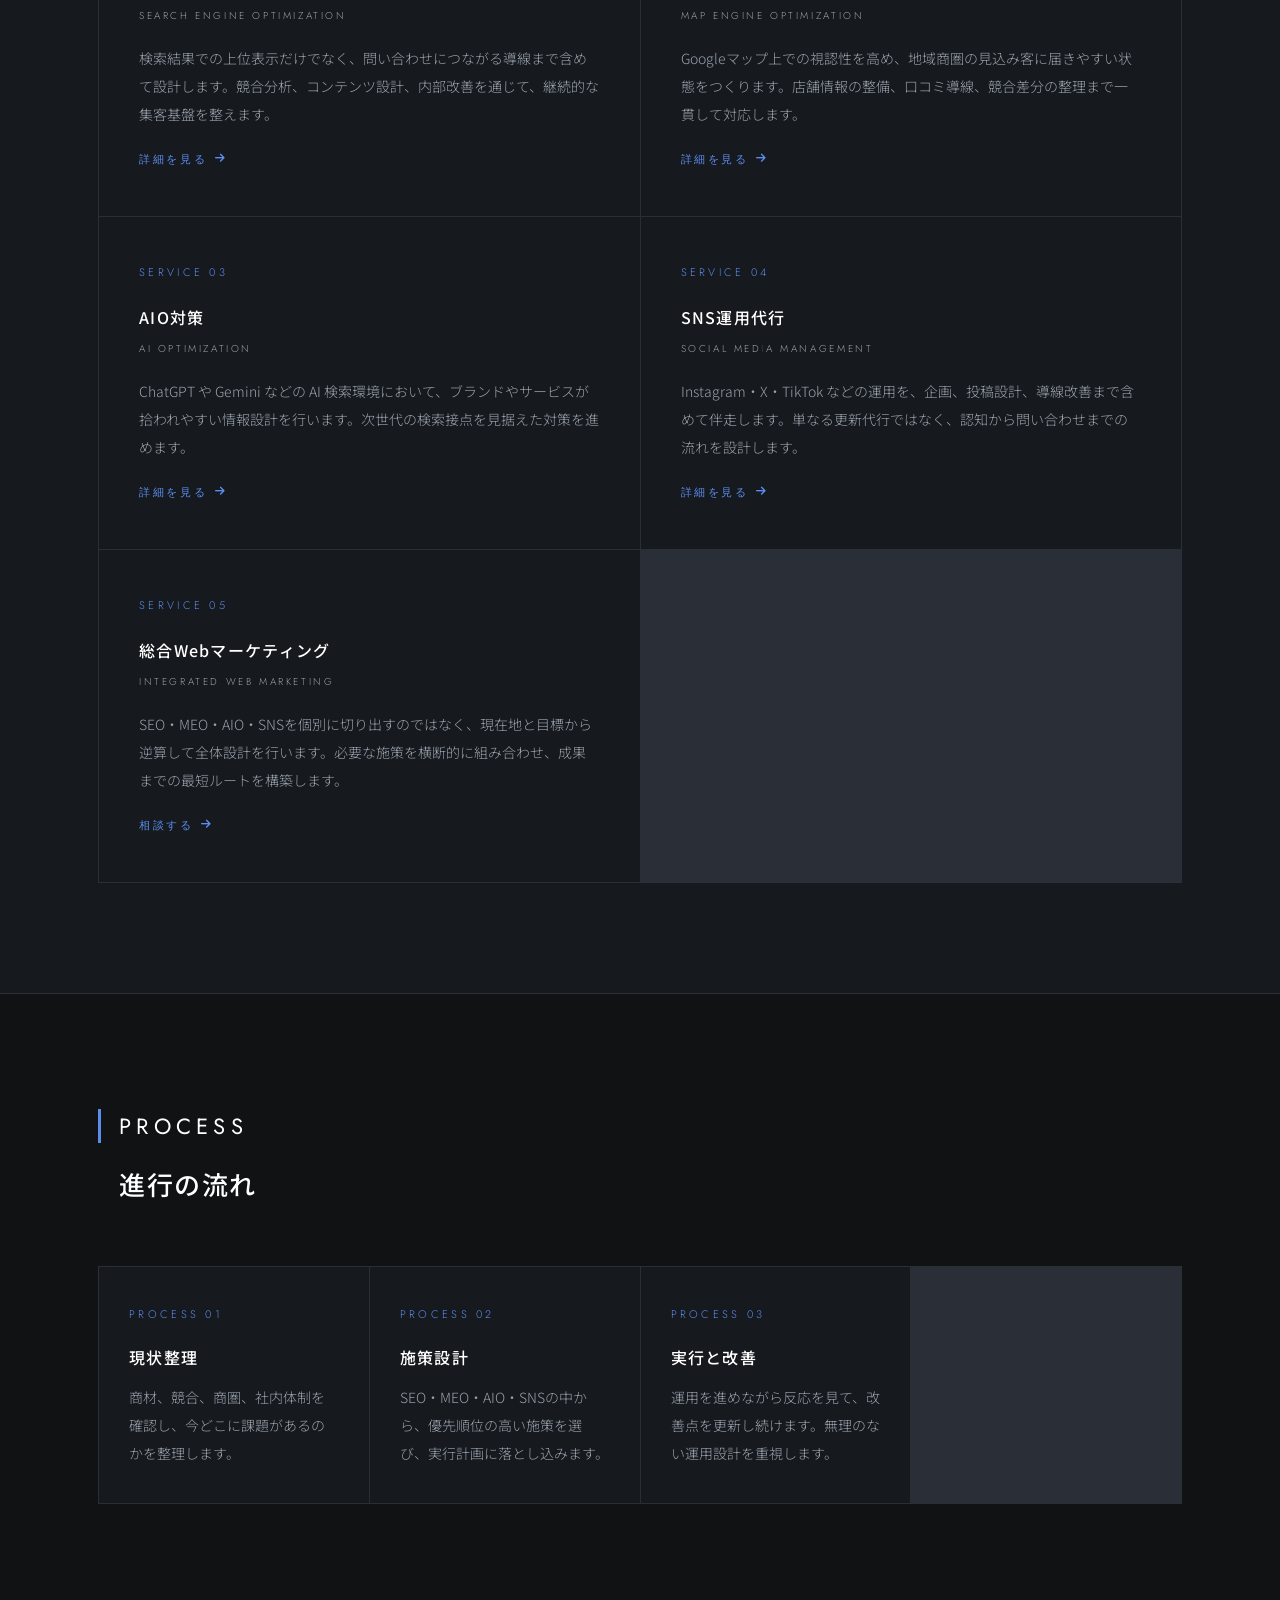
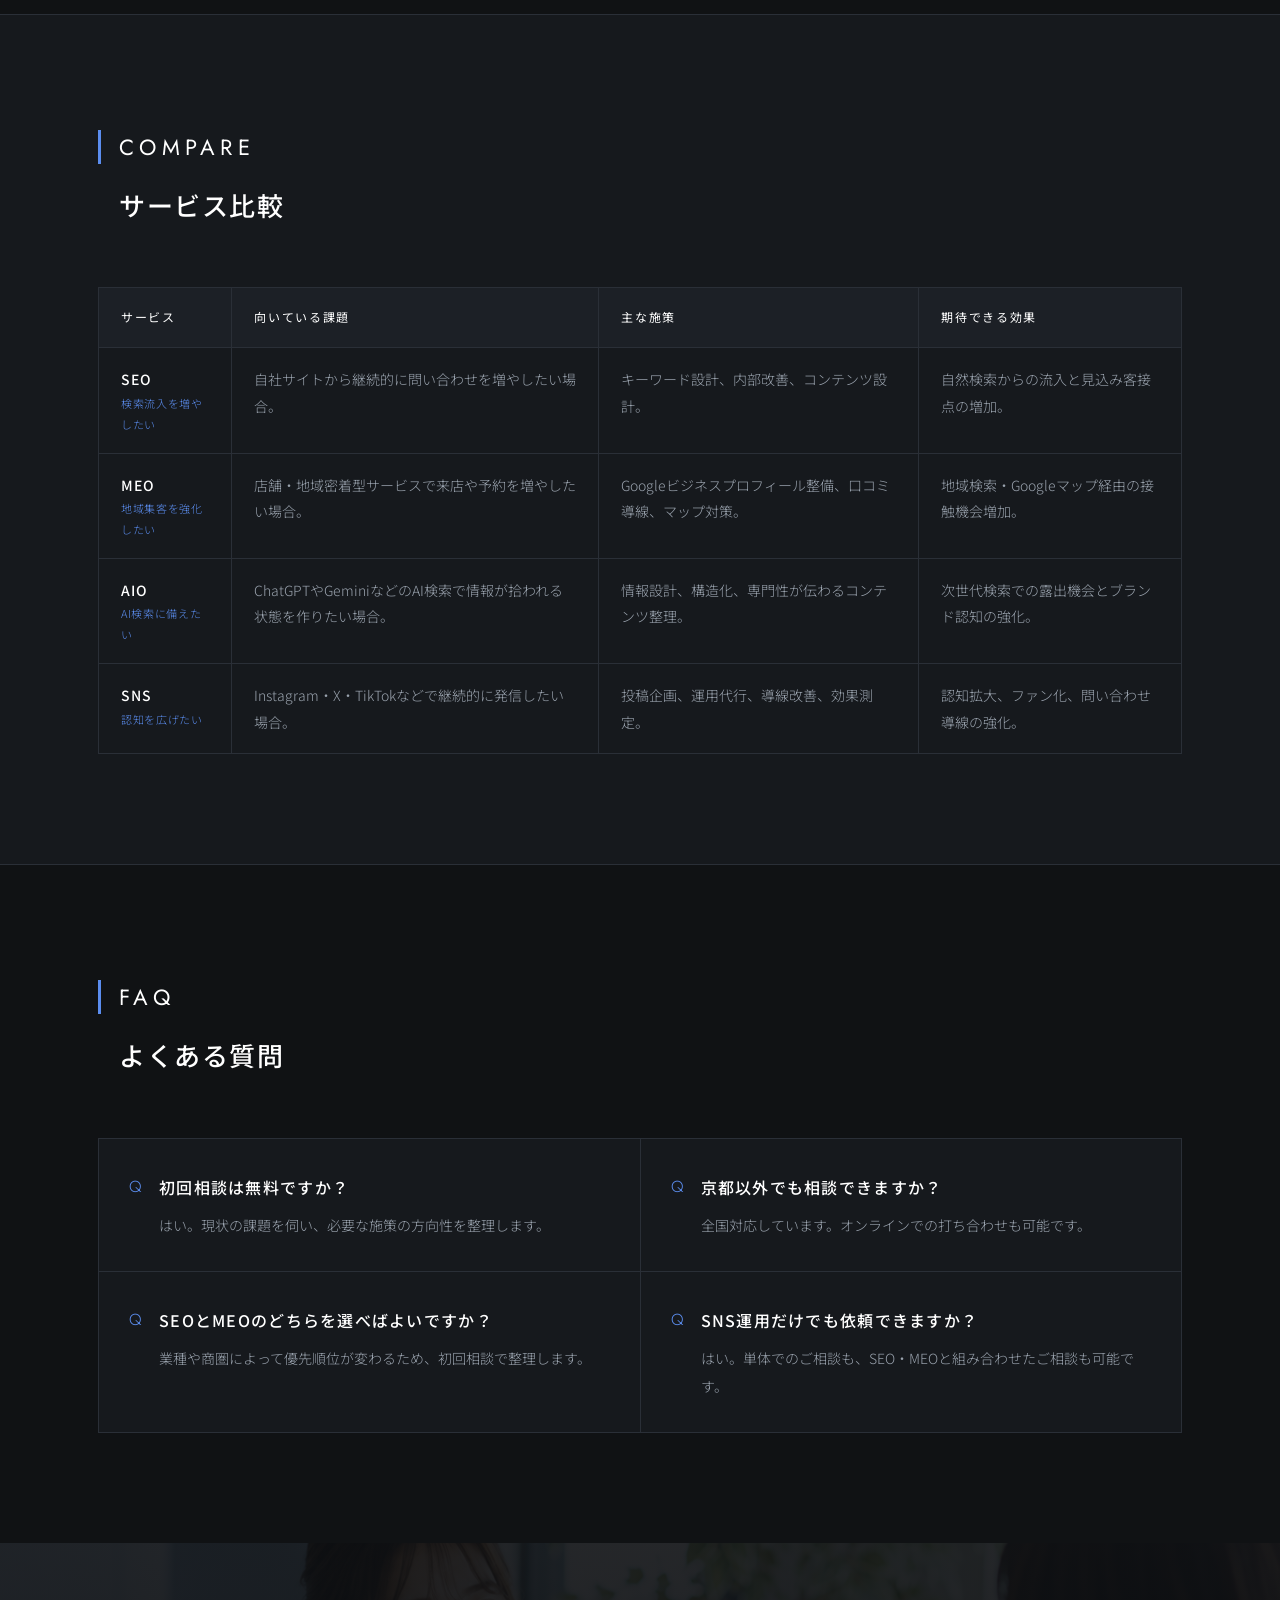
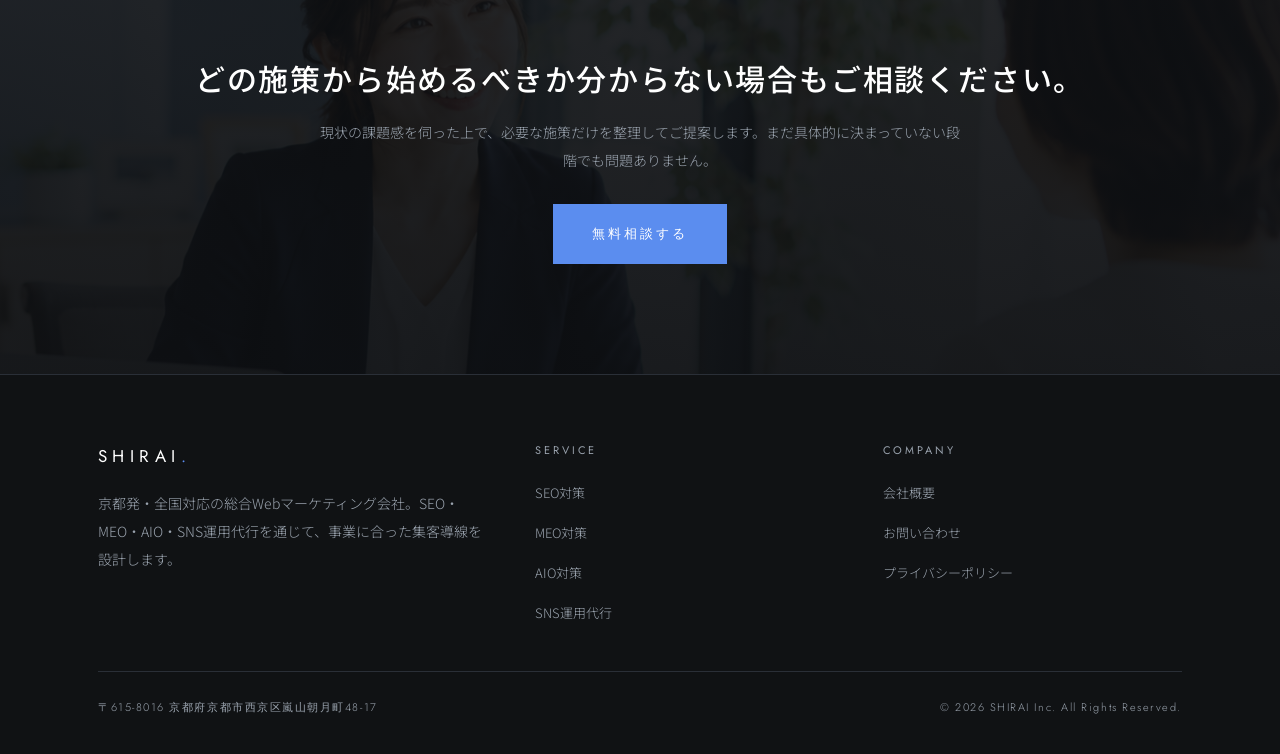
<file: service/index.html>
<!DOCTYPE html>
<html lang="ja">
<head>
<meta charset="UTF-8">
<meta name="viewport" content="width=device-width, initial-scale=1.0">
<title>サービス一覧 | 株式会社白井</title>
<meta name="description" content="株式会社白井のサービス一覧です。SEO対策・MEO対策・AIO対策・SNS運用代行・総合Webマーケティングを、課題に合わせてご提案します。">
<meta property="og:title" content="サービス一覧 | 株式会社白井">
<meta property="og:description" content="SEO・MEO・AIO・SNS運用代行まで、事業に合った集客施策をご提案します。">
<meta property="og:type" content="website">
<meta property="og:image" content="../images/company2.png">
<link rel="preconnect" href="https://fonts.googleapis.com">
<link rel="preconnect" href="https://fonts.gstatic.com" crossorigin>
<link href="https://fonts.googleapis.com/css2?family=Jost:wght@300;400;500&family=Noto+Sans+JP:wght@300;400;500;700&display=swap" rel="stylesheet">
<link rel="stylesheet" href="https://cdnjs.cloudflare.com/ajax/libs/font-awesome/6.5.0/css/all.min.css">
<link rel="stylesheet" href="../css/style.css">
</head>
<body>

<header class="site-header">
  <div class="container header-inner">
    <a href="../index.html" class="logo">shirai<span>.</span></a>
    <nav class="global-nav">
      <a href="../service/index.html">Service</a>
      <a href="../company/index.html">Company</a>
      <a href="../contact/index.html">Contact</a>
    </nav>
    <div class="header-cta">
      <a href="../contact/index.html" class="btn btn-primary btn-sm">Contact</a>
      <button class="hamburger" aria-label="メニュー" aria-expanded="false"><span></span><span></span><span></span></button>
    </div>
  </div>
</header>
<nav class="mobile-nav">
  <a href="../service/index.html">サービス</a>
  <a href="../company/index.html">会社概要</a>
  <a href="../contact/index.html">お問い合わせ</a>
  <a href="../contact/index.html" class="btn btn-primary">無料相談する</a>
</nav>

<section class="page-hero">
  <div class="container">
    <div class="breadcrumb"><a href="../index.html">Home</a><i class="fa-solid fa-chevron-right"></i><span>Services</span></div>
    <div class="tag">Services</div>
    <h1>必要な施策を、必要な順番で。</h1>
    <p>SEO・MEO・AIO・SNS運用代行まで、単発施策ではなく事業の成長につながる設計としてご提案します。課題の整理から実行まで、必要な支援を無理なく組み合わせます。</p>
  </div>
</section>

<section class="section-pad">
  <div class="container">
    <div class="section-header reveal">
      <span class="tag">Policy</span>
      <h2 class="section-heading">ご支援の考え方</h2>
      <p class="section-lead">施策ありきではなく、事業の現在地から逆算してご提案します。</p>
    </div>
    <div class="recommend-list">
      <div class="recommend-item reveal"><i class="fa-solid fa-circle-check"></i>単なる施策代行ではなく、集客導線と成果地点までを含めて整理します。</div>
      <div class="recommend-item reveal"><i class="fa-solid fa-circle-check"></i>SEO・MEO・AIO・SNSを分断せず、今の事業フェーズに合わせて優先順位を設計します。</div>
      <div class="recommend-item reveal"><i class="fa-solid fa-circle-check"></i>業種・商圏・競合状況を踏まえ、必要な施策だけを過不足なく提案します。</div>
      <div class="recommend-item reveal"><i class="fa-solid fa-circle-check"></i>まず相談したい段階でも問題ありません。現状整理からご一緒します。</div>
    </div>
  </div>
</section>

<section class="section-pad soft-section">
  <div class="container">
    <div class="section-header reveal">
      <span class="tag">Lineup</span>
      <h2 class="section-heading">提供サービス</h2>
      <p class="section-lead">単体サービスとしても、総合的なWebマーケティング支援としてもご相談いただけます。</p>
    </div>
    <div class="services-grid">
      <a href="seo.html" class="service-card reveal">
        <span class="num">Service 01</span>
        <h3>SEO対策</h3>
        <span class="en-sub">Search Engine Optimization</span>
        <p>検索結果での上位表示だけでなく、問い合わせにつながる導線まで含めて設計します。競合分析、コンテンツ設計、内部改善を通じて、継続的な集客基盤を整えます。</p>
        <span class="service-card-link">詳細を見る <i class="fa-solid fa-arrow-right"></i></span>
      </a>
      <a href="meo.html" class="service-card reveal">
        <span class="num">Service 02</span>
        <h3>MEO対策</h3>
        <span class="en-sub">Map Engine Optimization</span>
        <p>Googleマップ上での視認性を高め、地域商圏の見込み客に届きやすい状態をつくります。店舗情報の整備、口コミ導線、競合差分の整理まで一貫して対応します。</p>
        <span class="service-card-link">詳細を見る <i class="fa-solid fa-arrow-right"></i></span>
      </a>
      <a href="aio.html" class="service-card reveal">
        <span class="num">Service 03</span>
        <h3>AIO対策</h3>
        <span class="en-sub">AI Optimization</span>
        <p>ChatGPT や Gemini などの AI 検索環境において、ブランドやサービスが拾われやすい情報設計を行います。次世代の検索接点を見据えた対策を進めます。</p>
        <span class="service-card-link">詳細を見る <i class="fa-solid fa-arrow-right"></i></span>
      </a>
      <a href="sns.html" class="service-card reveal">
        <span class="num">Service 04</span>
        <h3>SNS運用代行</h3>
        <span class="en-sub">Social Media Management</span>
        <p>Instagram・X・TikTok などの運用を、企画、投稿設計、導線改善まで含めて伴走します。単なる更新代行ではなく、認知から問い合わせまでの流れを設計します。</p>
        <span class="service-card-link">詳細を見る <i class="fa-solid fa-arrow-right"></i></span>
      </a>
      <a href="../contact/index.html" class="service-card reveal">
        <span class="num">Service 05</span>
        <h3>総合Webマーケティング</h3>
        <span class="en-sub">Integrated Web Marketing</span>
        <p>SEO・MEO・AIO・SNSを個別に切り出すのではなく、現在地と目標から逆算して全体設計を行います。必要な施策を横断的に組み合わせ、成果までの最短ルートを構築します。</p>
        <span class="service-card-link">相談する <i class="fa-solid fa-arrow-right"></i></span>
      </a>
    </div>
  </div>
</section>

<section class="section-pad">
  <div class="container">
    <div class="section-header reveal">
      <span class="tag">Process</span>
      <h2 class="section-heading">進行の流れ</h2>
    </div>
    <ol class="flow-list reveal">
      <li class="flow-item"><span class="n"></span><h3>現状整理</h3><p>商材、競合、商圏、社内体制を確認し、今どこに課題があるのかを整理します。</p></li>
      <li class="flow-item"><span class="n"></span><h3>施策設計</h3><p>SEO・MEO・AIO・SNSの中から、優先順位の高い施策を選び、実行計画に落とし込みます。</p></li>
      <li class="flow-item"><span class="n"></span><h3>実行と改善</h3><p>運用を進めながら反応を見て、改善点を更新し続けます。無理のない運用設計を重視します。</p></li>
    </ol>
  </div>
</section>

<section class="section-pad soft-section">
  <div class="container">
    <div class="section-header reveal">
      <span class="tag">Compare</span>
      <h2 class="section-heading">サービス比較</h2>
    </div>
    <table class="compare-table reveal">
      <thead>
        <tr>
          <th>サービス</th>
          <th>向いている課題</th>
          <th>主な施策</th>
          <th>期待できる効果</th>
        </tr>
      </thead>
      <tbody>
        <tr>
          <td><strong>SEO</strong><span>検索流入を増やしたい</span></td>
          <td>自社サイトから継続的に問い合わせを増やしたい場合。</td>
          <td>キーワード設計、内部改善、コンテンツ設計。</td>
          <td>自然検索からの流入と見込み客接点の増加。</td>
        </tr>
        <tr>
          <td><strong>MEO</strong><span>地域集客を強化したい</span></td>
          <td>店舗・地域密着型サービスで来店や予約を増やしたい場合。</td>
          <td>Googleビジネスプロフィール整備、口コミ導線、マップ対策。</td>
          <td>地域検索・Googleマップ経由の接触機会増加。</td>
        </tr>
        <tr>
          <td><strong>AIO</strong><span>AI検索に備えたい</span></td>
          <td>ChatGPTやGeminiなどのAI検索で情報が拾われる状態を作りたい場合。</td>
          <td>情報設計、構造化、専門性が伝わるコンテンツ整理。</td>
          <td>次世代検索での露出機会とブランド認知の強化。</td>
        </tr>
        <tr>
          <td><strong>SNS</strong><span>認知を広げたい</span></td>
          <td>Instagram・X・TikTokなどで継続的に発信したい場合。</td>
          <td>投稿企画、運用代行、導線改善、効果測定。</td>
          <td>認知拡大、ファン化、問い合わせ導線の強化。</td>
        </tr>
      </tbody>
    </table>
  </div>
</section>

<section class="section-pad">
  <div class="container">
    <div class="section-header reveal">
      <span class="tag">FAQ</span>
      <h2 class="section-heading">よくある質問</h2>
    </div>
    <div class="faq-list">
      <div class="faq-item reveal"><h3>初回相談は無料ですか？</h3><p>はい。現状の課題を伺い、必要な施策の方向性を整理します。</p></div>
      <div class="faq-item reveal"><h3>京都以外でも相談できますか？</h3><p>全国対応しています。オンラインでの打ち合わせも可能です。</p></div>
      <div class="faq-item reveal"><h3>SEOとMEOのどちらを選べばよいですか？</h3><p>業種や商圏によって優先順位が変わるため、初回相談で整理します。</p></div>
      <div class="faq-item reveal"><h3>SNS運用だけでも依頼できますか？</h3><p>はい。単体でのご相談も、SEO・MEOと組み合わせたご相談も可能です。</p></div>
    </div>
  </div>
</section>

<section class="cta-banner">
  <div class="container">
    <h2 class="reveal">どの施策から始めるべきか分からない場合もご相談ください。</h2>
    <p class="reveal">現状の課題感を伺った上で、必要な施策だけを整理してご提案します。まだ具体的に決まっていない段階でも問題ありません。</p>
    <a href="../contact/index.html" class="btn btn-primary btn-lg reveal">無料相談する</a>
  </div>
</section>

<footer class="site-footer">
  <div class="container">
    <div class="footer-grid">
      <div class="footer-brand">
        <a href="../index.html" class="logo">shirai<span>.</span></a>
        <p>京都発・全国対応の総合Webマーケティング会社。SEO・MEO・AIO・SNS運用代行を通じて、事業に合った集客導線を設計します。</p>
      </div>
      <nav class="footer-nav">
        <h4>Service</h4>
        <ul>
          <li><a href="seo.html">SEO対策</a></li>
          <li><a href="meo.html">MEO対策</a></li>
          <li><a href="aio.html">AIO対策</a></li>
          <li><a href="sns.html">SNS運用代行</a></li>
        </ul>
      </nav>
      <nav class="footer-nav">
        <h4>Company</h4>
        <ul>
          <li><a href="../company/index.html">会社概要</a></li>
          <li><a href="../contact/index.html">お問い合わせ</a></li>
          <li><a href="../privacy/index.html">プライバシーポリシー</a></li>
        </ul>
      </nav>
    </div>
    <div class="footer-bottom">
      <p>〒615-8016 京都府京都市西京区嵐山朝月町48-17</p>
      <p>© 2026 SHIRAI Inc. All Rights Reserved.</p>
    </div>
  </div>
</footer>

<script src="../js/main.js"></script>
</body>
</html>
</file>
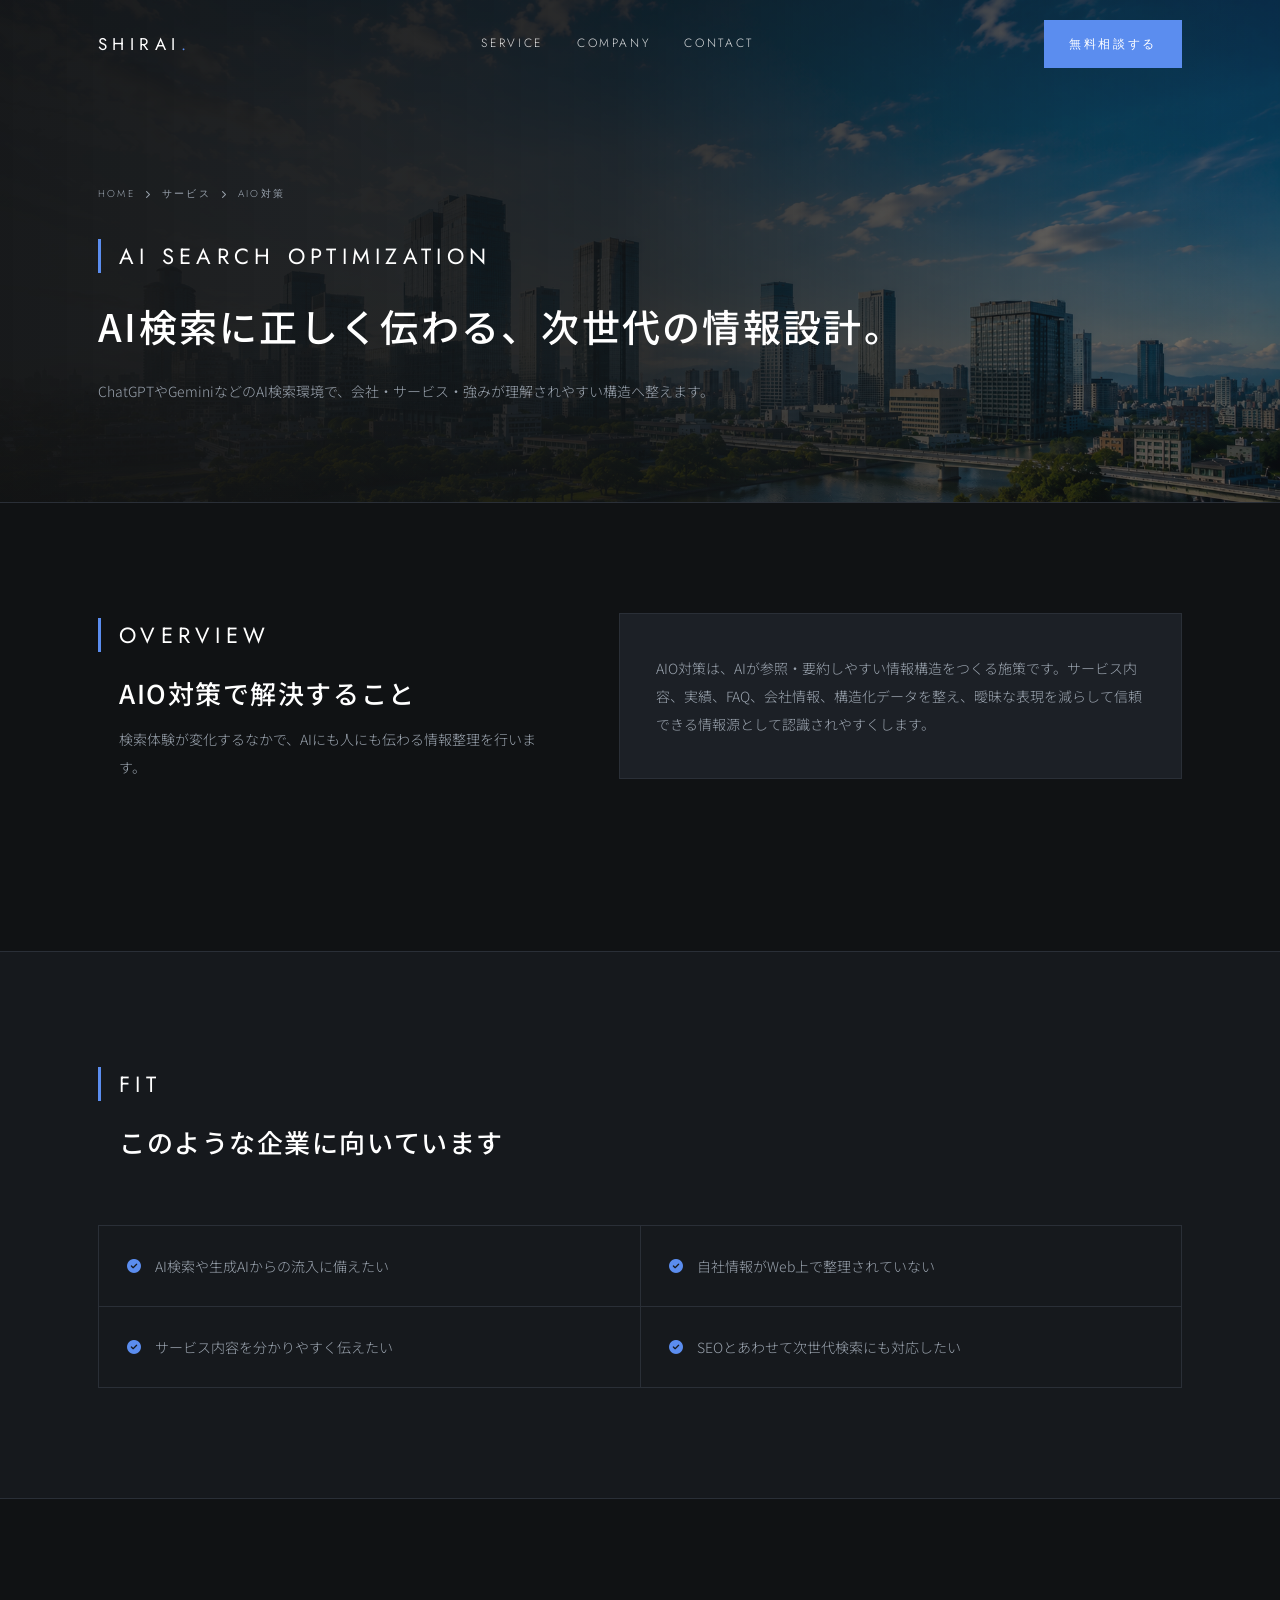
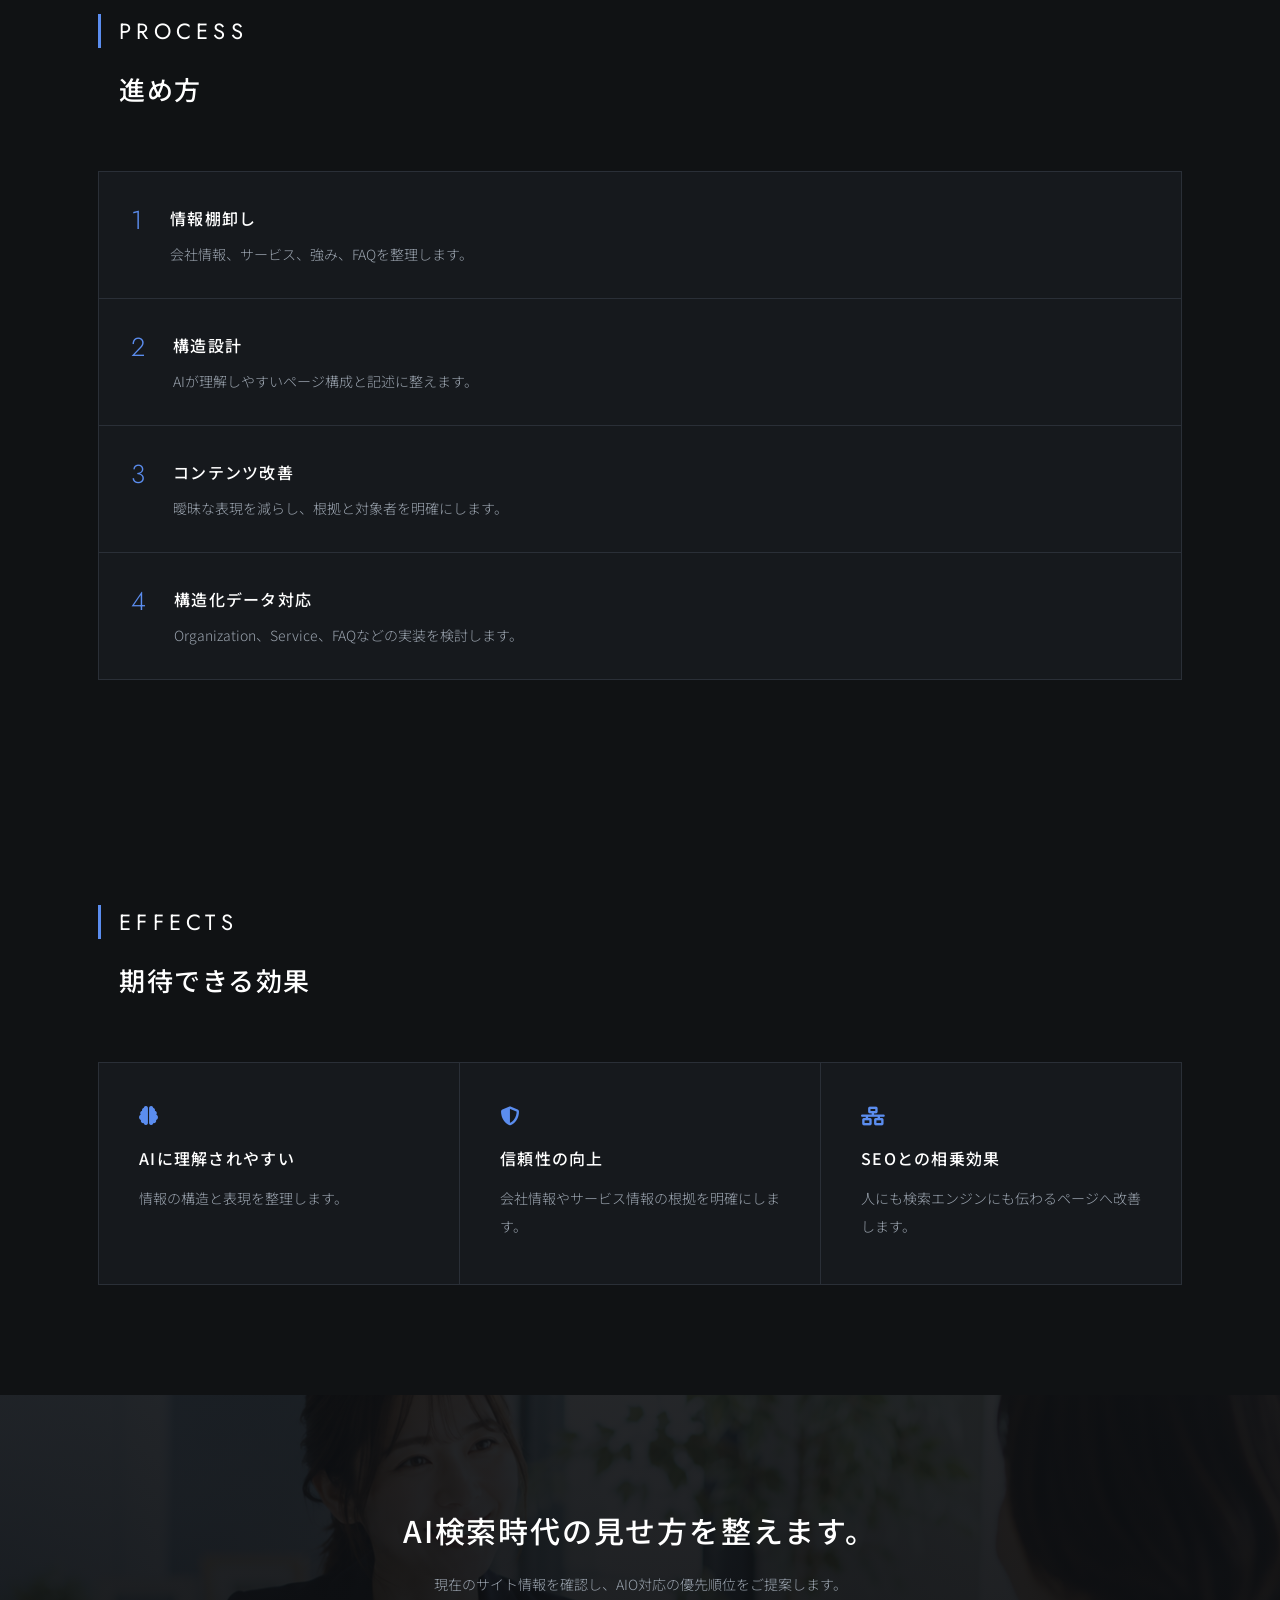
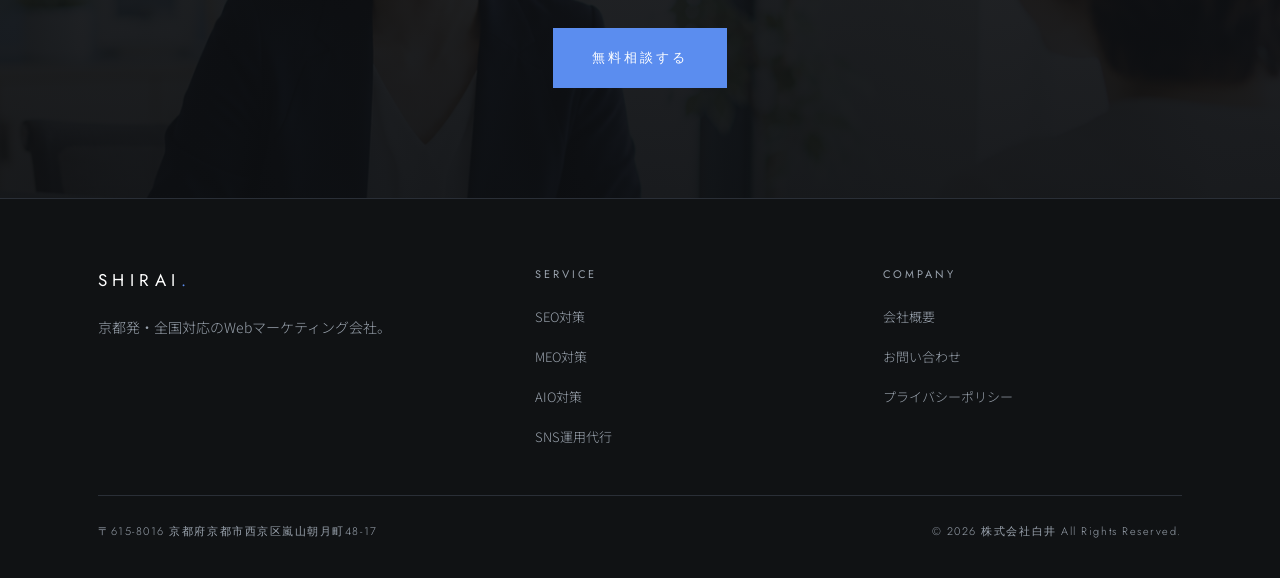
<file: service/aio.html>
<!DOCTYPE html>
<html lang="ja">
<head>
  <meta charset="UTF-8">
  <meta name="viewport" content="width=device-width, initial-scale=1.0">
  <title>AIO対策 | 株式会社白井</title>
  <meta name="description" content="AI検索時代に向けたAIO対策。ChatGPTやGeminiなどで情報が正しく理解されるサイト・コンテンツ設計を支援します。">
  <meta property="og:title" content="AIO対策 | 株式会社白井">
  <meta property="og:description" content="AI検索時代に向けて、ブランドやサービス情報が正しく拾われる情報設計を支援します。">
  <meta property="og:type" content="website">
  <meta property="og:image" content="../images/company2.png">
  <link rel="preconnect" href="https://fonts.googleapis.com"><link rel="preconnect" href="https://fonts.gstatic.com" crossorigin>
  <link href="https://fonts.googleapis.com/css2?family=Jost:wght@300;400;500&family=Noto+Sans+JP:wght@300;400;500;700&display=swap" rel="stylesheet">
  <link rel="stylesheet" href="https://cdnjs.cloudflare.com/ajax/libs/font-awesome/6.5.0/css/all.min.css"><link rel="stylesheet" href="../css/style.css">
  <script type="application/ld+json">{"@context":"https://schema.org","@type":"Service","name":"AIO対策","provider":{"@type":"Organization","name":"株式会社白井"},"areaServed":"JP","serviceType":"AI Search Optimization"}</script>
</head>
<body>
<header class="site-header scrolled"><div class="container header-inner"><a href="../index.html" class="logo">shirai<span>.</span></a><nav class="global-nav"><a href="../service/index.html">Service</a><a href="../company/index.html">Company</a><a href="../contact/index.html">Contact</a></nav><div class="header-cta"><a href="../contact/index.html" class="btn btn-primary btn-sm">無料相談する</a><button class="hamburger" aria-label="メニュー" aria-expanded="false"><span></span><span></span><span></span></button></div></div></header>
<nav class="mobile-nav"><a href="../service/index.html">サービス</a><a href="../company/index.html">会社概要</a><a href="../contact/index.html">お問い合わせ</a><a href="../contact/index.html" class="btn btn-primary">無料相談する</a></nav>
<section class="page-hero"><div class="container"><div class="breadcrumb"><a href="../index.html">HOME</a><i class="fa-solid fa-chevron-right"></i><a href="index.html">サービス</a><i class="fa-solid fa-chevron-right"></i><span>AIO対策</span></div><span class="tag"><i class="fa-solid fa-microchip"></i> AI Search Optimization</span><h1>AI検索に正しく伝わる、次世代の情報設計。</h1><p>ChatGPTやGeminiなどのAI検索環境で、会社・サービス・強みが理解されやすい構造へ整えます。</p></div></section>
<section class="section-pad"><div class="container detail-grid"><div class="section-header reveal"><span class="tag">Overview</span><h2 class="section-heading">AIO対策で解決すること</h2><p class="section-lead">検索体験が変化するなかで、AIにも人にも伝わる情報整理を行います。</p></div><div class="detail-panel reveal"><p>AIO対策は、AIが参照・要約しやすい情報構造をつくる施策です。サービス内容、実績、FAQ、会社情報、構造化データを整え、曖昧な表現を減らして信頼できる情報源として認識されやすくします。</p></div></div></section>
<section class="section-pad soft-section"><div class="container"><div class="section-header reveal"><span class="tag">Fit</span><h2 class="section-heading">このような企業に向いています</h2></div><div class="recommend-list"><div class="recommend-item reveal"><i class="fa-solid fa-circle-check"></i>AI検索や生成AIからの流入に備えたい</div><div class="recommend-item reveal"><i class="fa-solid fa-circle-check"></i>自社情報がWeb上で整理されていない</div><div class="recommend-item reveal"><i class="fa-solid fa-circle-check"></i>サービス内容を分かりやすく伝えたい</div><div class="recommend-item reveal"><i class="fa-solid fa-circle-check"></i>SEOとあわせて次世代検索にも対応したい</div></div></div></section>
<section class="section-pad surface"><div class="container"><div class="section-header reveal"><span class="tag">Process</span><h2 class="section-heading">進め方</h2></div><div class="steps"><div class="step reveal"><div class="step-num">1</div><div><h4>情報棚卸し</h4><p>会社情報、サービス、強み、FAQを整理します。</p></div></div><div class="step reveal"><div class="step-num">2</div><div><h4>構造設計</h4><p>AIが理解しやすいページ構成と記述に整えます。</p></div></div><div class="step reveal"><div class="step-num">3</div><div><h4>コンテンツ改善</h4><p>曖昧な表現を減らし、根拠と対象者を明確にします。</p></div></div><div class="step reveal"><div class="step-num">4</div><div><h4>構造化データ対応</h4><p>Organization、Service、FAQなどの実装を検討します。</p></div></div></div></div></section>
<section class="section-pad"><div class="container"><div class="section-header reveal"><span class="tag">Effects</span><h2 class="section-heading">期待できる効果</h2></div><div class="effects-grid"><div class="effect-card reveal"><i class="fa-solid fa-brain"></i><h4>AIに理解されやすい</h4><p>情報の構造と表現を整理します。</p></div><div class="effect-card reveal"><i class="fa-solid fa-shield-halved"></i><h4>信頼性の向上</h4><p>会社情報やサービス情報の根拠を明確にします。</p></div><div class="effect-card reveal"><i class="fa-solid fa-network-wired"></i><h4>SEOとの相乗効果</h4><p>人にも検索エンジンにも伝わるページへ改善します。</p></div></div></div></section>
<section class="cta-banner"><div class="container"><h2 class="reveal">AI検索時代の見せ方を整えます。</h2><p class="reveal">現在のサイト情報を確認し、AIO対応の優先順位をご提案します。</p><a href="../contact/index.html" class="btn btn-primary btn-lg reveal">無料相談する</a></div></section>
<footer class="site-footer"><div class="container"><div class="footer-grid"><div class="footer-brand"><a href="../index.html" class="logo">shirai<span>.</span></a><p>京都発・全国対応のWebマーケティング会社。</p></div><nav class="footer-nav"><h4>Service</h4><ul><li><a href="seo.html">SEO対策</a></li><li><a href="meo.html">MEO対策</a></li><li><a href="aio.html">AIO対策</a></li><li><a href="sns.html">SNS運用代行</a></li></ul></nav><nav class="footer-nav"><h4>Company</h4><ul><li><a href="../company/index.html">会社概要</a></li><li><a href="../contact/index.html">お問い合わせ</a></li><li><a href="../privacy/index.html">プライバシーポリシー</a></li></ul></nav></div><div class="footer-bottom"><p>〒615-8016 京都府京都市西京区嵐山朝月町48-17</p><p>© 2026 株式会社白井 All Rights Reserved.</p></div></div></footer>
<script src="../js/main.js"></script>
</body>
</html>
</file>
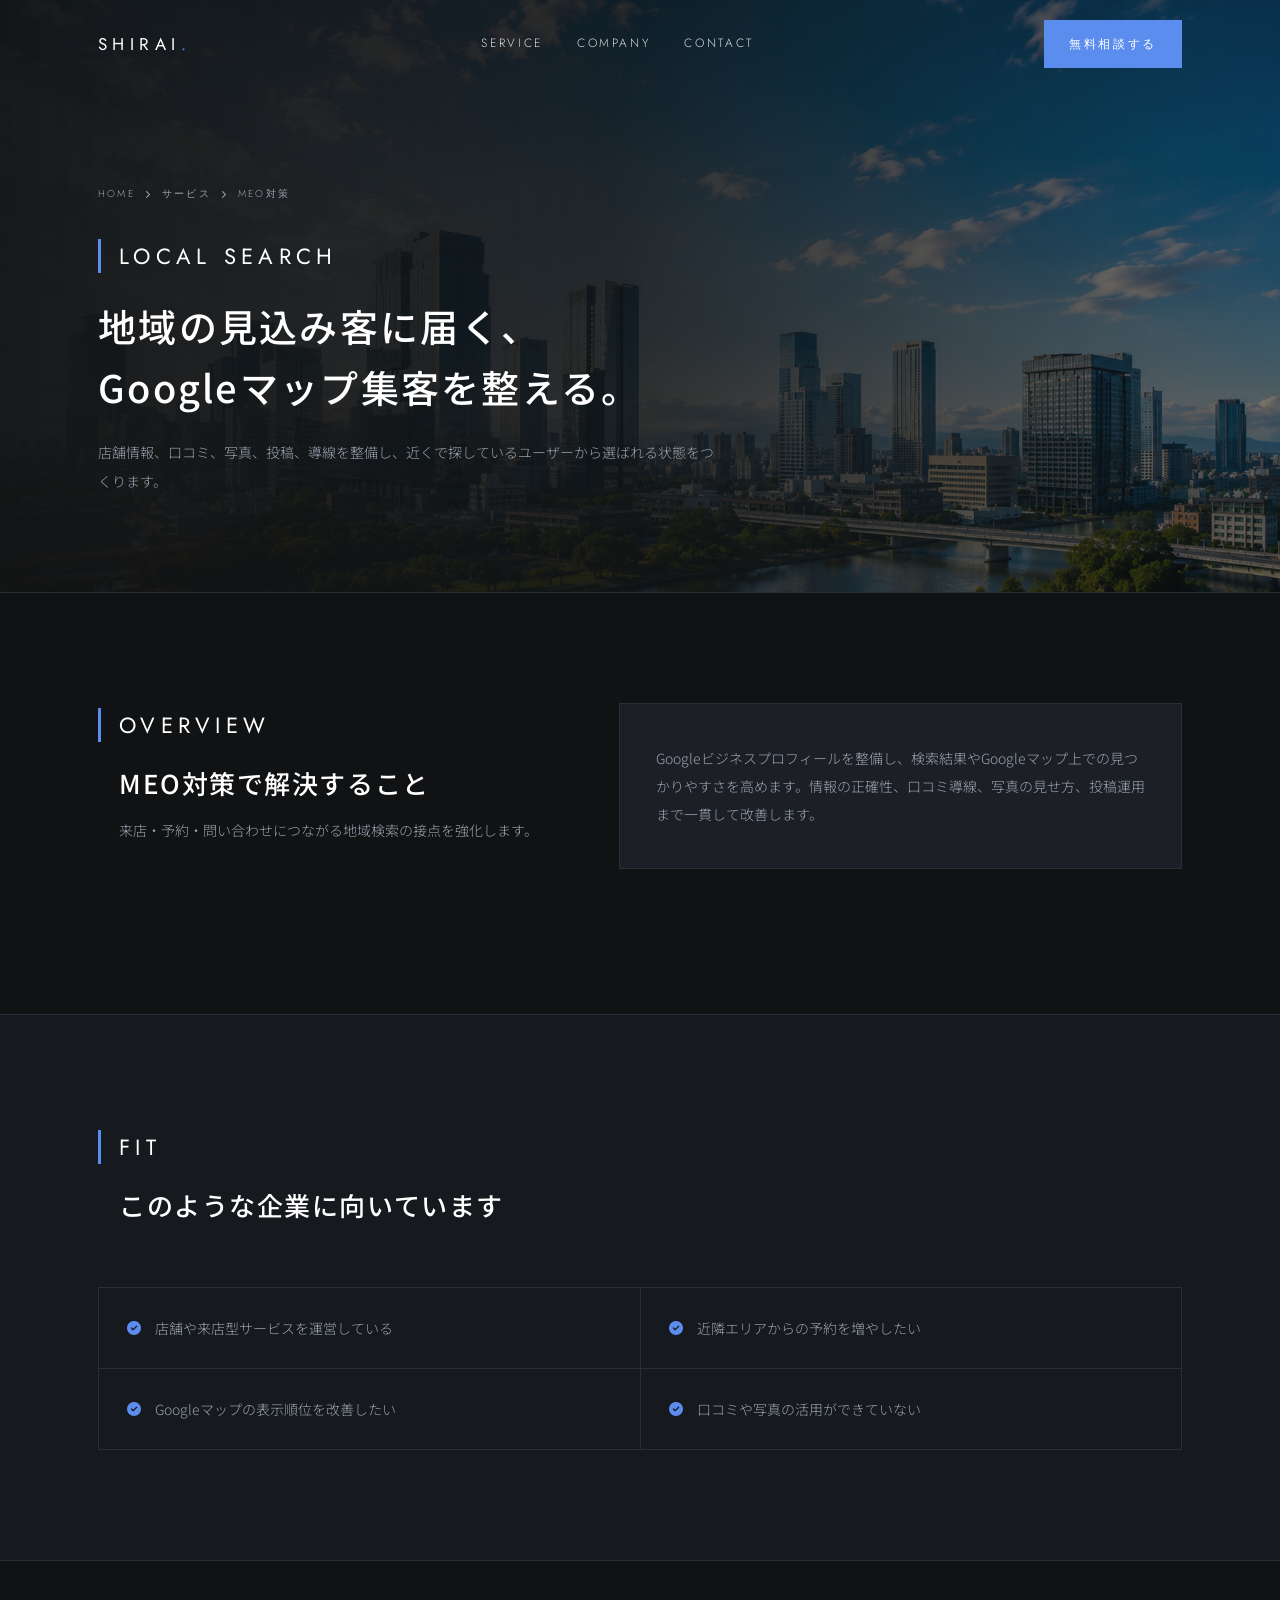
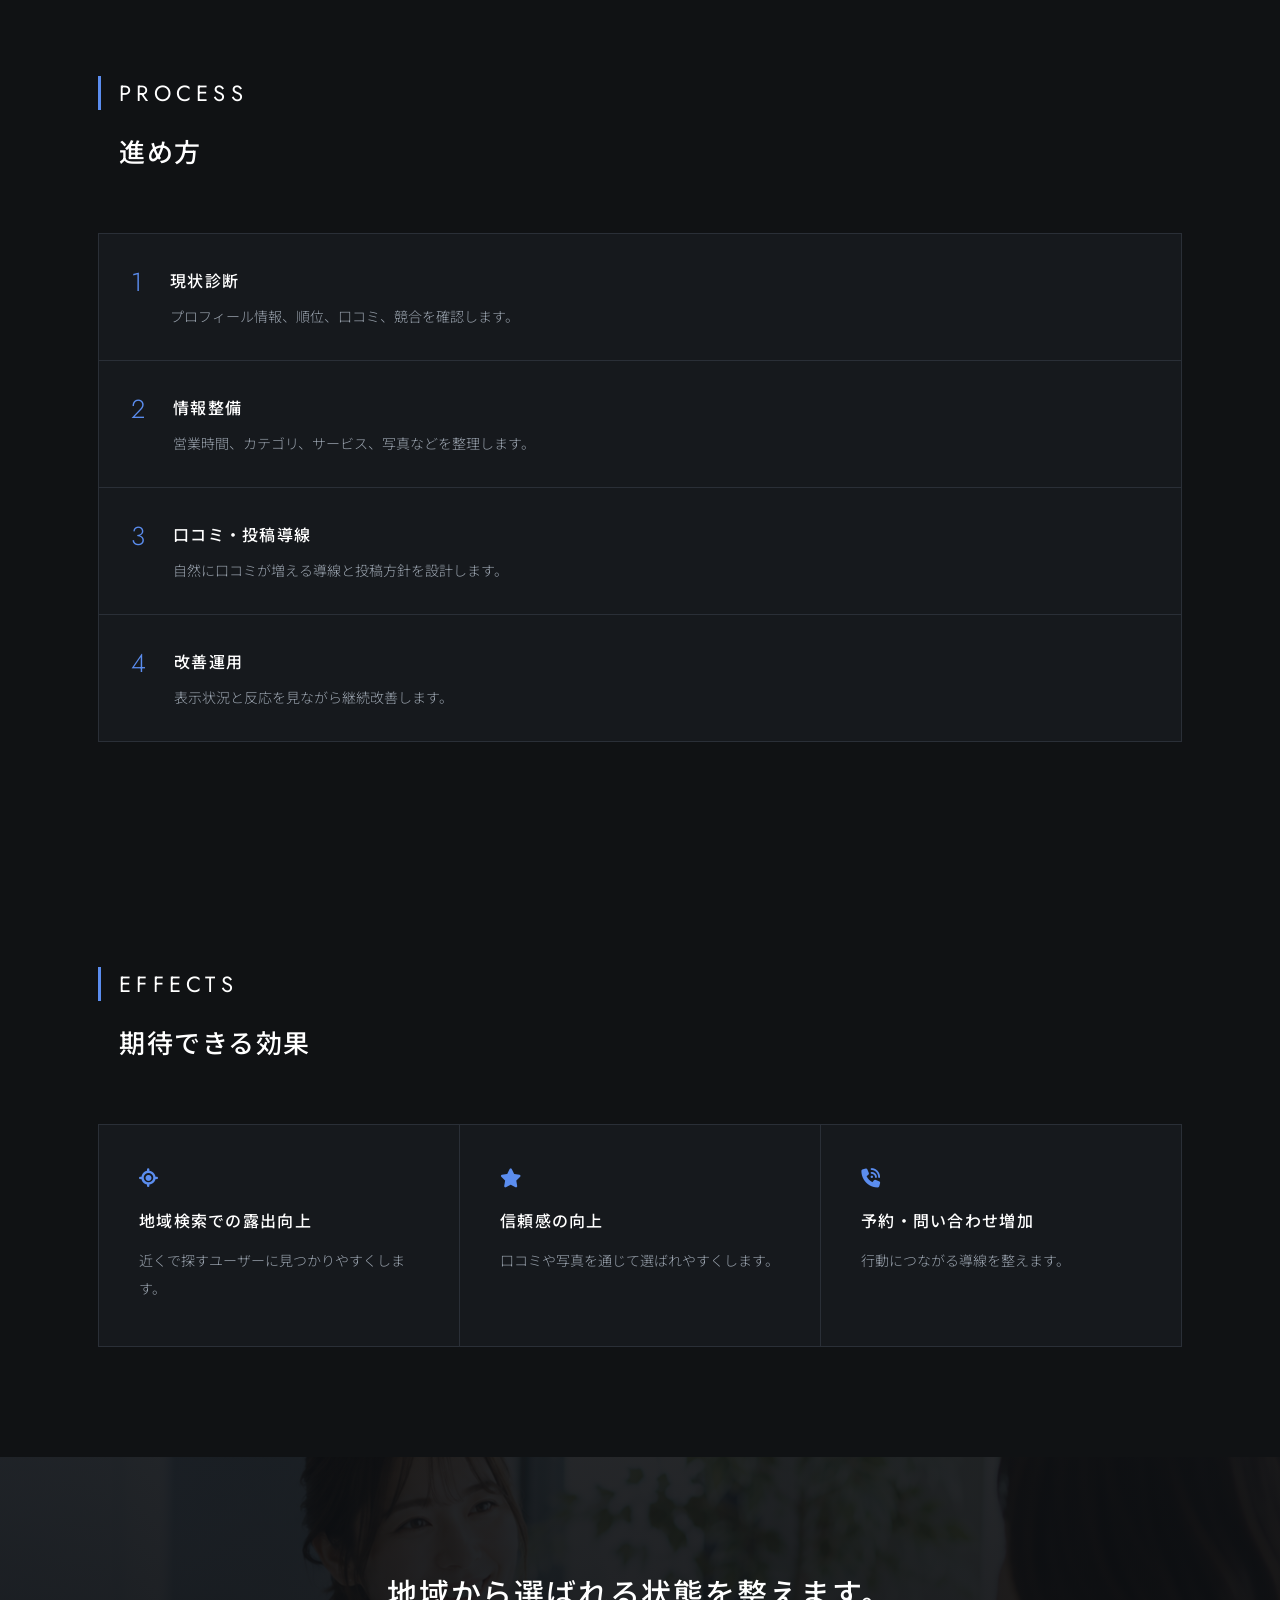
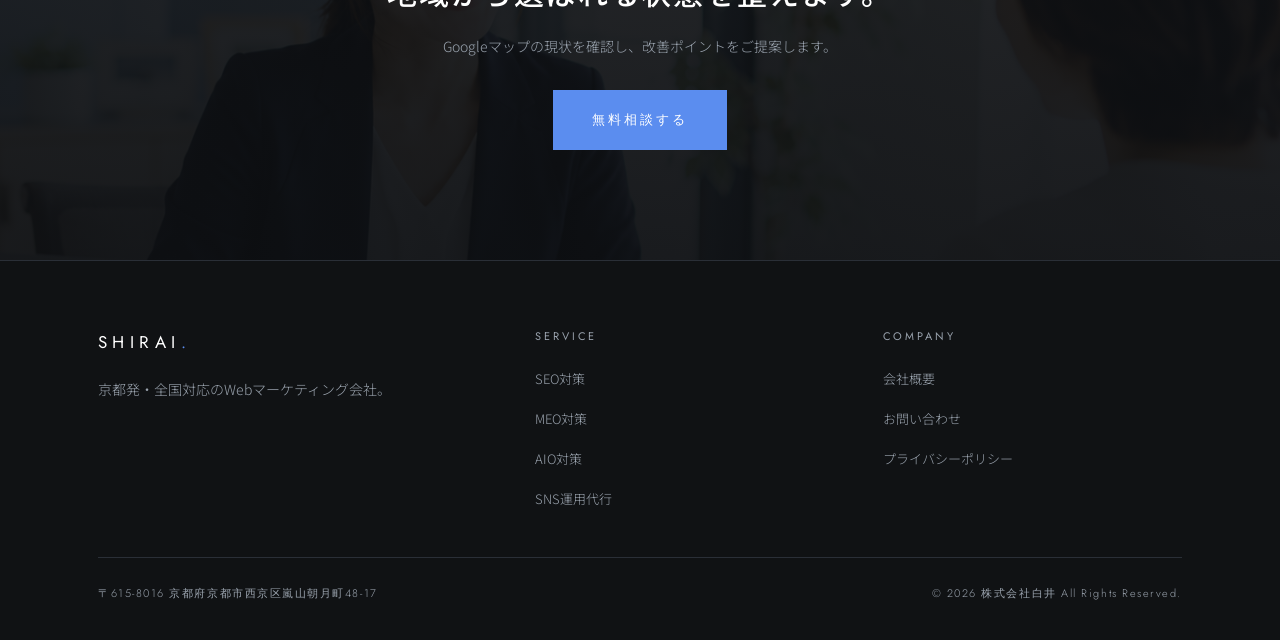
<file: service/meo.html>
<!DOCTYPE html>
<html lang="ja">
<head>
  <meta charset="UTF-8">
  <meta name="viewport" content="width=device-width, initial-scale=1.0">
  <title>MEO対策 | 株式会社白井</title>
  <meta name="description" content="Googleマップで見つかりやすくするMEO対策。店舗・地域ビジネスの来店、予約、問い合わせ導線を整えます。">
  <meta property="og:title" content="MEO対策 | 株式会社白井">
  <meta property="og:description" content="Googleマップで見つかりやすい状態をつくり、地域の見込み客に届く導線を整えます。">
  <meta property="og:type" content="website">
  <meta property="og:image" content="../images/company2.png">
  <link rel="preconnect" href="https://fonts.googleapis.com">
  <link rel="preconnect" href="https://fonts.gstatic.com" crossorigin>
  <link href="https://fonts.googleapis.com/css2?family=Jost:wght@300;400;500&family=Noto+Sans+JP:wght@300;400;500;700&display=swap" rel="stylesheet">
  <link rel="stylesheet" href="https://cdnjs.cloudflare.com/ajax/libs/font-awesome/6.5.0/css/all.min.css">
  <link rel="stylesheet" href="../css/style.css">
  <script type="application/ld+json">{"@context":"https://schema.org","@type":"Service","name":"MEO対策","provider":{"@type":"Organization","name":"株式会社白井"},"areaServed":"JP","serviceType":"Local SEO"}</script>
</head>
<body>
<header class="site-header scrolled"><div class="container header-inner"><a href="../index.html" class="logo">shirai<span>.</span></a><nav class="global-nav"><a href="../service/index.html">Service</a><a href="../company/index.html">Company</a><a href="../contact/index.html">Contact</a></nav><div class="header-cta"><a href="../contact/index.html" class="btn btn-primary btn-sm">無料相談する</a><button class="hamburger" aria-label="メニュー" aria-expanded="false"><span></span><span></span><span></span></button></div></div></header>
<nav class="mobile-nav"><a href="../service/index.html">サービス</a><a href="../company/index.html">会社概要</a><a href="../contact/index.html">お問い合わせ</a><a href="../contact/index.html" class="btn btn-primary">無料相談する</a></nav>
<section class="page-hero"><div class="container"><div class="breadcrumb"><a href="../index.html">HOME</a><i class="fa-solid fa-chevron-right"></i><a href="index.html">サービス</a><i class="fa-solid fa-chevron-right"></i><span>MEO対策</span></div><span class="tag"><i class="fa-solid fa-map-location-dot"></i> Local Search</span><h1>地域の見込み客に届く、Googleマップ集客を整える。</h1><p>店舗情報、口コミ、写真、投稿、導線を整備し、近くで探しているユーザーから選ばれる状態をつくります。</p></div></section>
<section class="section-pad"><div class="container detail-grid"><div class="section-header reveal"><span class="tag">Overview</span><h2 class="section-heading">MEO対策で解決すること</h2><p class="section-lead">来店・予約・問い合わせにつながる地域検索の接点を強化します。</p></div><div class="detail-panel reveal"><p>Googleビジネスプロフィールを整備し、検索結果やGoogleマップ上での見つかりやすさを高めます。情報の正確性、口コミ導線、写真の見せ方、投稿運用まで一貫して改善します。</p></div></div></section>
<section class="section-pad soft-section"><div class="container"><div class="section-header reveal"><span class="tag">Fit</span><h2 class="section-heading">このような企業に向いています</h2></div><div class="recommend-list"><div class="recommend-item reveal"><i class="fa-solid fa-circle-check"></i>店舗や来店型サービスを運営している</div><div class="recommend-item reveal"><i class="fa-solid fa-circle-check"></i>近隣エリアからの予約を増やしたい</div><div class="recommend-item reveal"><i class="fa-solid fa-circle-check"></i>Googleマップの表示順位を改善したい</div><div class="recommend-item reveal"><i class="fa-solid fa-circle-check"></i>口コミや写真の活用ができていない</div></div></div></section>
<section class="section-pad surface"><div class="container"><div class="section-header reveal"><span class="tag">Process</span><h2 class="section-heading">進め方</h2></div><div class="steps"><div class="step reveal"><div class="step-num">1</div><div><h4>現状診断</h4><p>プロフィール情報、順位、口コミ、競合を確認します。</p></div></div><div class="step reveal"><div class="step-num">2</div><div><h4>情報整備</h4><p>営業時間、カテゴリ、サービス、写真などを整理します。</p></div></div><div class="step reveal"><div class="step-num">3</div><div><h4>口コミ・投稿導線</h4><p>自然に口コミが増える導線と投稿方針を設計します。</p></div></div><div class="step reveal"><div class="step-num">4</div><div><h4>改善運用</h4><p>表示状況と反応を見ながら継続改善します。</p></div></div></div></div></section>
<section class="section-pad"><div class="container"><div class="section-header reveal"><span class="tag">Effects</span><h2 class="section-heading">期待できる効果</h2></div><div class="effects-grid"><div class="effect-card reveal"><i class="fa-solid fa-location-crosshairs"></i><h4>地域検索での露出向上</h4><p>近くで探すユーザーに見つかりやすくします。</p></div><div class="effect-card reveal"><i class="fa-solid fa-star"></i><h4>信頼感の向上</h4><p>口コミや写真を通じて選ばれやすくします。</p></div><div class="effect-card reveal"><i class="fa-solid fa-phone-volume"></i><h4>予約・問い合わせ増加</h4><p>行動につながる導線を整えます。</p></div></div></div></section>
<section class="cta-banner"><div class="container"><h2 class="reveal">地域から選ばれる状態を整えます。</h2><p class="reveal">Googleマップの現状を確認し、改善ポイントをご提案します。</p><a href="../contact/index.html" class="btn btn-primary btn-lg reveal">無料相談する</a></div></section>
<footer class="site-footer"><div class="container"><div class="footer-grid"><div class="footer-brand"><a href="../index.html" class="logo">shirai<span>.</span></a><p>京都発・全国対応のWebマーケティング会社。</p></div><nav class="footer-nav"><h4>Service</h4><ul><li><a href="seo.html">SEO対策</a></li><li><a href="meo.html">MEO対策</a></li><li><a href="aio.html">AIO対策</a></li><li><a href="sns.html">SNS運用代行</a></li></ul></nav><nav class="footer-nav"><h4>Company</h4><ul><li><a href="../company/index.html">会社概要</a></li><li><a href="../contact/index.html">お問い合わせ</a></li><li><a href="../privacy/index.html">プライバシーポリシー</a></li></ul></nav></div><div class="footer-bottom"><p>〒615-8016 京都府京都市西京区嵐山朝月町48-17</p><p>© 2026 株式会社白井 All Rights Reserved.</p></div></div></footer>
<script src="../js/main.js"></script>
</body>
</html>
</file>
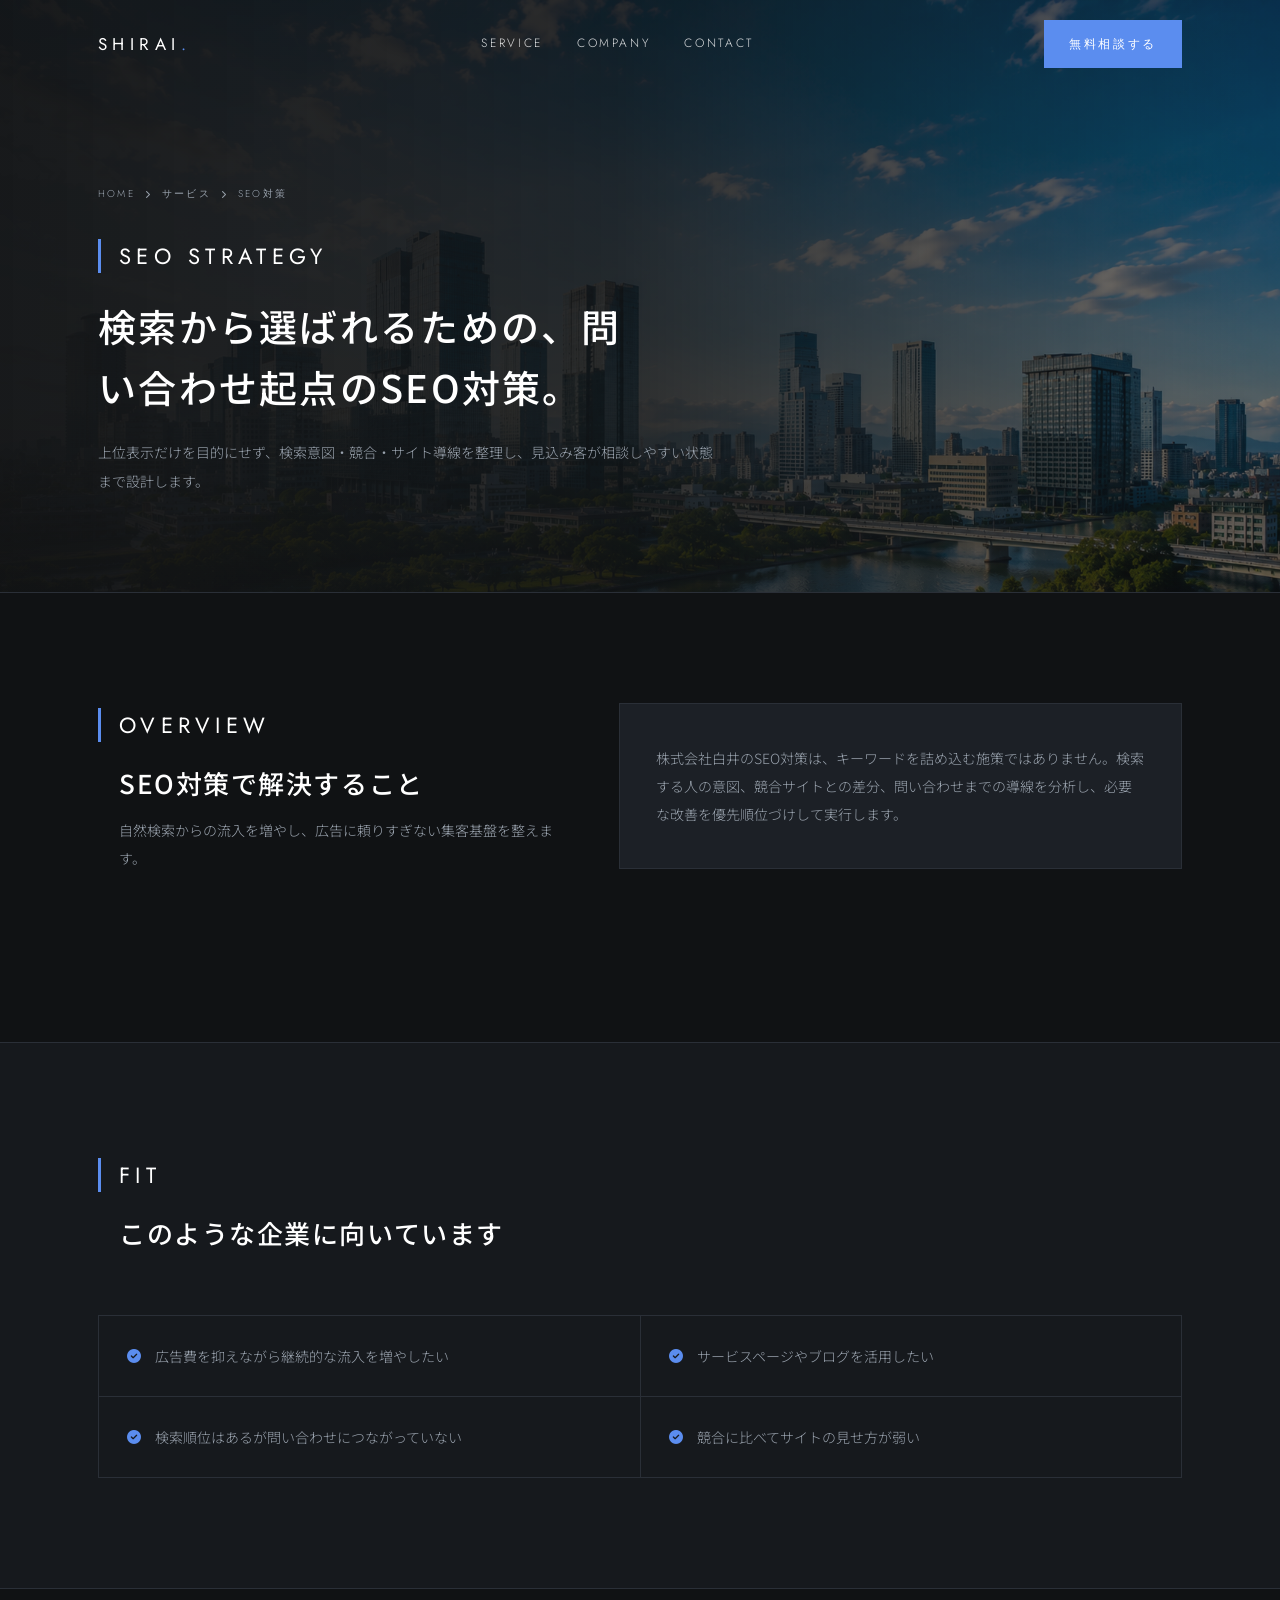
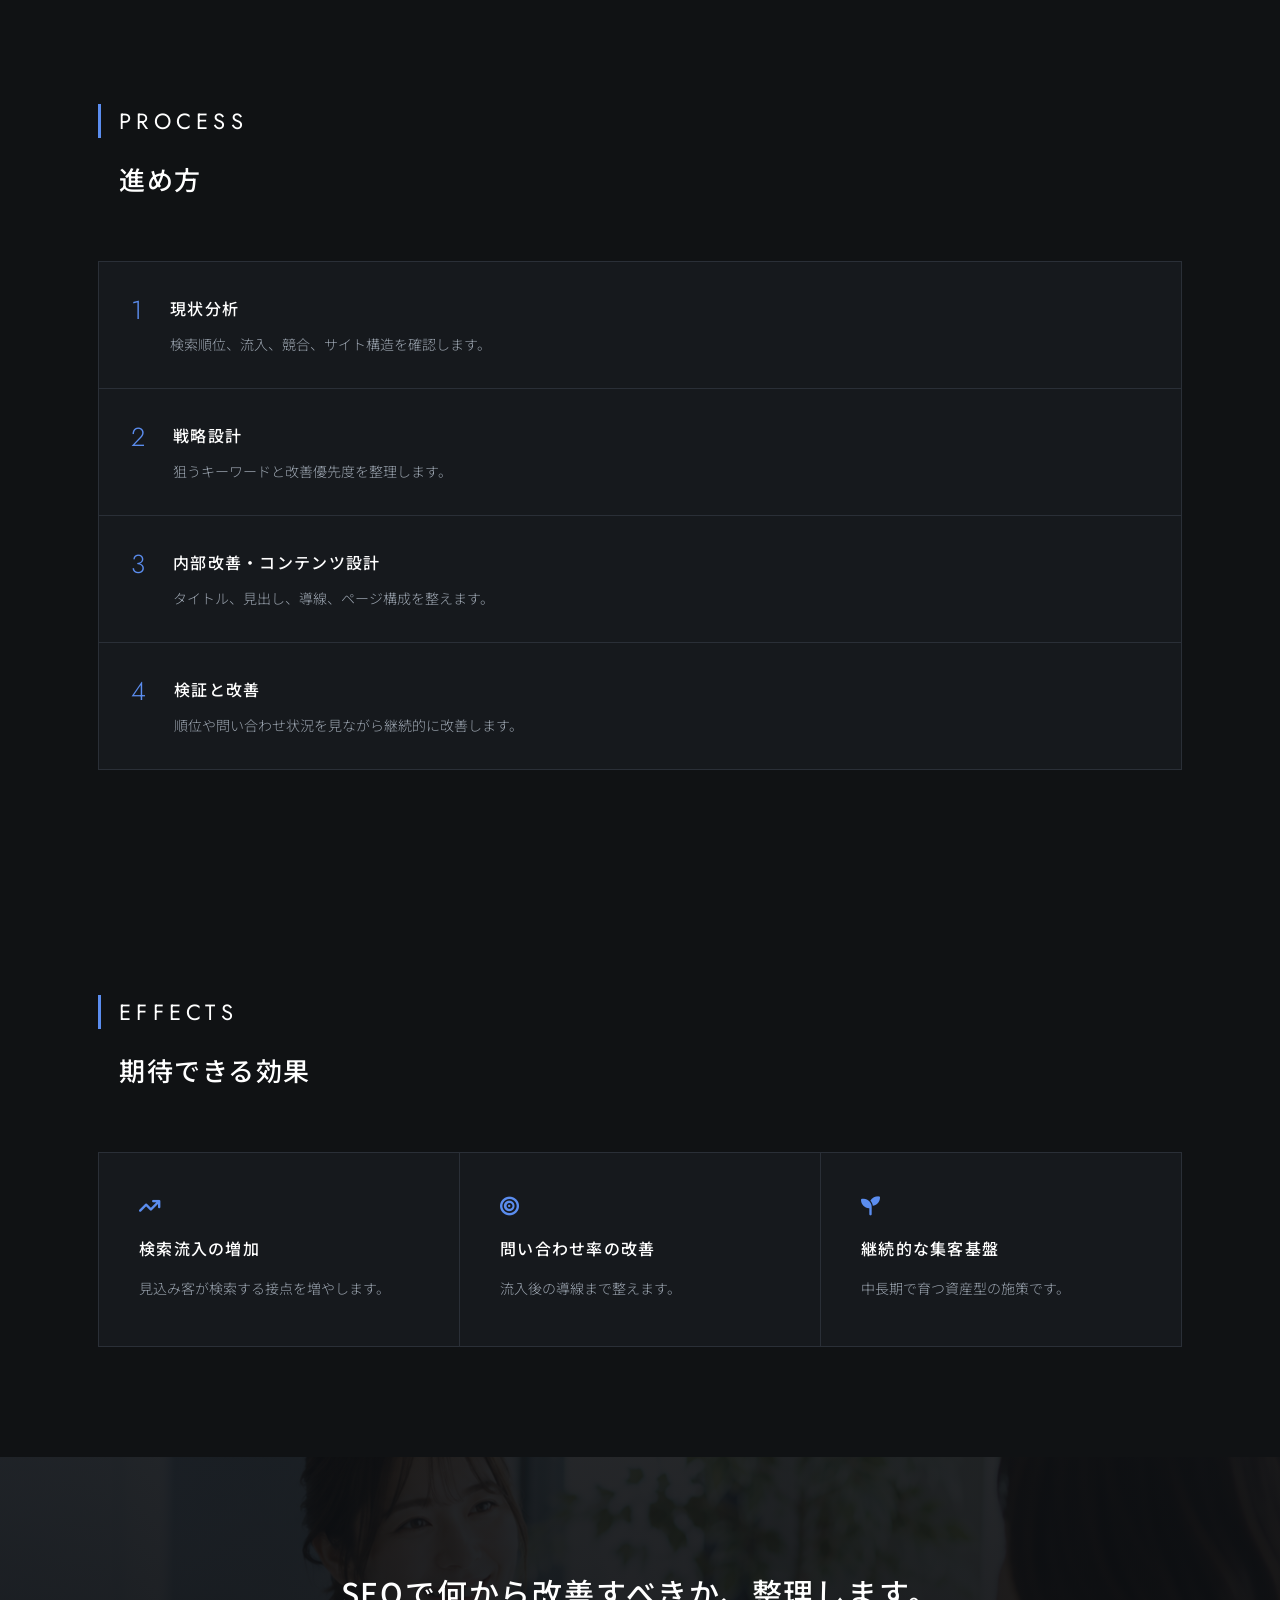
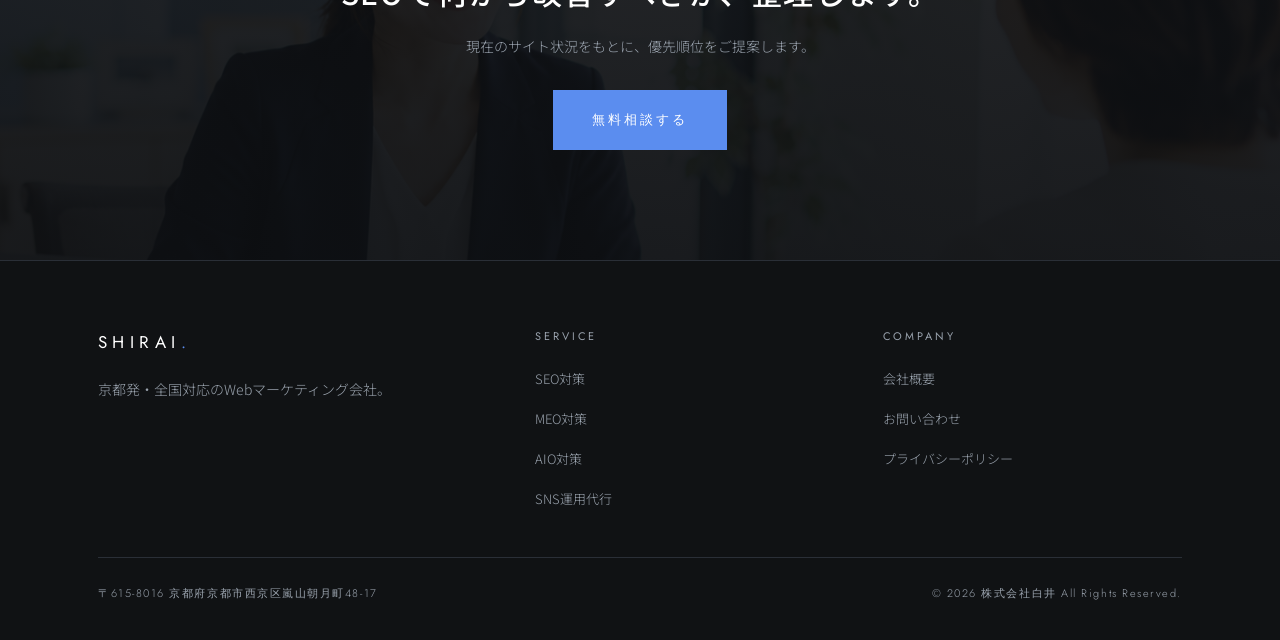
<file: service/seo.html>
<!DOCTYPE html>
<html lang="ja">
<head>
  <meta charset="UTF-8">
  <meta name="viewport" content="width=device-width, initial-scale=1.0">
  <title>SEO対策 | 株式会社白井</title>
  <meta name="description" content="株式会社白井のSEO対策。検索流入を増やし、問い合わせにつながるサイト構造・コンテンツ設計を支援します。">
  <meta property="og:title" content="SEO対策 | 株式会社白井">
  <meta property="og:description" content="検索流入を増やし、問い合わせにつながるSEO対策を支援します。">
  <meta property="og:type" content="website">
  <meta property="og:image" content="../images/company2.png">
  <link rel="preconnect" href="https://fonts.googleapis.com">
  <link rel="preconnect" href="https://fonts.gstatic.com" crossorigin>
  <link href="https://fonts.googleapis.com/css2?family=Jost:wght@300;400;500&family=Noto+Sans+JP:wght@300;400;500;700&display=swap" rel="stylesheet">
  <link rel="stylesheet" href="https://cdnjs.cloudflare.com/ajax/libs/font-awesome/6.5.0/css/all.min.css">
  <link rel="stylesheet" href="../css/style.css">
  <script type="application/ld+json">{"@context":"https://schema.org","@type":"Service","name":"SEO対策","provider":{"@type":"Organization","name":"株式会社白井"},"areaServed":"JP","serviceType":"Webマーケティング"}</script>
</head>
<body>
<header class="site-header scrolled"><div class="container header-inner"><a href="../index.html" class="logo">shirai<span>.</span></a><nav class="global-nav"><a href="../service/index.html">Service</a><a href="../company/index.html">Company</a><a href="../contact/index.html">Contact</a></nav><div class="header-cta"><a href="../contact/index.html" class="btn btn-primary btn-sm">無料相談する</a><button class="hamburger" aria-label="メニュー" aria-expanded="false"><span></span><span></span><span></span></button></div></div></header>
<nav class="mobile-nav"><a href="../service/index.html">サービス</a><a href="../company/index.html">会社概要</a><a href="../contact/index.html">お問い合わせ</a><a href="../contact/index.html" class="btn btn-primary">無料相談する</a></nav>

<section class="page-hero">
  <div class="container">
    <div class="breadcrumb"><a href="../index.html">HOME</a><i class="fa-solid fa-chevron-right"></i><a href="index.html">サービス</a><i class="fa-solid fa-chevron-right"></i><span>SEO対策</span></div>
    <span class="tag"><i class="fa-solid fa-magnifying-glass-chart"></i> SEO Strategy</span>
    <h1>検索から選ばれるための、問い合わせ起点のSEO対策。</h1>
    <p>上位表示だけを目的にせず、検索意図・競合・サイト導線を整理し、見込み客が相談しやすい状態まで設計します。</p>
  </div>
</section>

<section class="section-pad">
  <div class="container detail-grid">
    <div class="section-header reveal"><span class="tag">Overview</span><h2 class="section-heading">SEO対策で解決すること</h2><p class="section-lead">自然検索からの流入を増やし、広告に頼りすぎない集客基盤を整えます。</p></div>
    <div class="detail-panel reveal">
      <p>株式会社白井のSEO対策は、キーワードを詰め込む施策ではありません。検索する人の意図、競合サイトとの差分、問い合わせまでの導線を分析し、必要な改善を優先順位づけして実行します。</p>
    </div>
  </div>
</section>

<section class="section-pad soft-section">
  <div class="container">
    <div class="section-header reveal"><span class="tag">Fit</span><h2 class="section-heading">このような企業に向いています</h2></div>
    <div class="recommend-list">
      <div class="recommend-item reveal"><i class="fa-solid fa-circle-check"></i>広告費を抑えながら継続的な流入を増やしたい</div>
      <div class="recommend-item reveal"><i class="fa-solid fa-circle-check"></i>サービスページやブログを活用したい</div>
      <div class="recommend-item reveal"><i class="fa-solid fa-circle-check"></i>検索順位はあるが問い合わせにつながっていない</div>
      <div class="recommend-item reveal"><i class="fa-solid fa-circle-check"></i>競合に比べてサイトの見せ方が弱い</div>
    </div>
  </div>
</section>

<section class="section-pad surface">
  <div class="container">
    <div class="section-header reveal"><span class="tag">Process</span><h2 class="section-heading">進め方</h2></div>
    <div class="steps">
      <div class="step reveal"><div class="step-num">1</div><div><h4>現状分析</h4><p>検索順位、流入、競合、サイト構造を確認します。</p></div></div>
      <div class="step reveal"><div class="step-num">2</div><div><h4>戦略設計</h4><p>狙うキーワードと改善優先度を整理します。</p></div></div>
      <div class="step reveal"><div class="step-num">3</div><div><h4>内部改善・コンテンツ設計</h4><p>タイトル、見出し、導線、ページ構成を整えます。</p></div></div>
      <div class="step reveal"><div class="step-num">4</div><div><h4>検証と改善</h4><p>順位や問い合わせ状況を見ながら継続的に改善します。</p></div></div>
    </div>
  </div>
</section>

<section class="section-pad">
  <div class="container">
    <div class="section-header reveal"><span class="tag">Effects</span><h2 class="section-heading">期待できる効果</h2></div>
    <div class="effects-grid">
      <div class="effect-card reveal"><i class="fa-solid fa-arrow-trend-up"></i><h4>検索流入の増加</h4><p>見込み客が検索する接点を増やします。</p></div>
      <div class="effect-card reveal"><i class="fa-solid fa-bullseye"></i><h4>問い合わせ率の改善</h4><p>流入後の導線まで整えます。</p></div>
      <div class="effect-card reveal"><i class="fa-solid fa-seedling"></i><h4>継続的な集客基盤</h4><p>中長期で育つ資産型の施策です。</p></div>
    </div>
  </div>
</section>

<section class="cta-banner"><div class="container"><h2 class="reveal">SEOで何から改善すべきか、整理します。</h2><p class="reveal">現在のサイト状況をもとに、優先順位をご提案します。</p><a href="../contact/index.html" class="btn btn-primary btn-lg reveal">無料相談する</a></div></section>
<footer class="site-footer"><div class="container"><div class="footer-grid"><div class="footer-brand"><a href="../index.html" class="logo">shirai<span>.</span></a><p>京都発・全国対応のWebマーケティング会社。</p></div><nav class="footer-nav"><h4>Service</h4><ul><li><a href="seo.html">SEO対策</a></li><li><a href="meo.html">MEO対策</a></li><li><a href="aio.html">AIO対策</a></li><li><a href="sns.html">SNS運用代行</a></li></ul></nav><nav class="footer-nav"><h4>Company</h4><ul><li><a href="../company/index.html">会社概要</a></li><li><a href="../contact/index.html">お問い合わせ</a></li><li><a href="../privacy/index.html">プライバシーポリシー</a></li></ul></nav></div><div class="footer-bottom"><p>〒615-8016 京都府京都市西京区嵐山朝月町48-17</p><p>© 2026 株式会社白井 All Rights Reserved.</p></div></div></footer>
<script src="../js/main.js"></script>
</body>
</html>
</file>
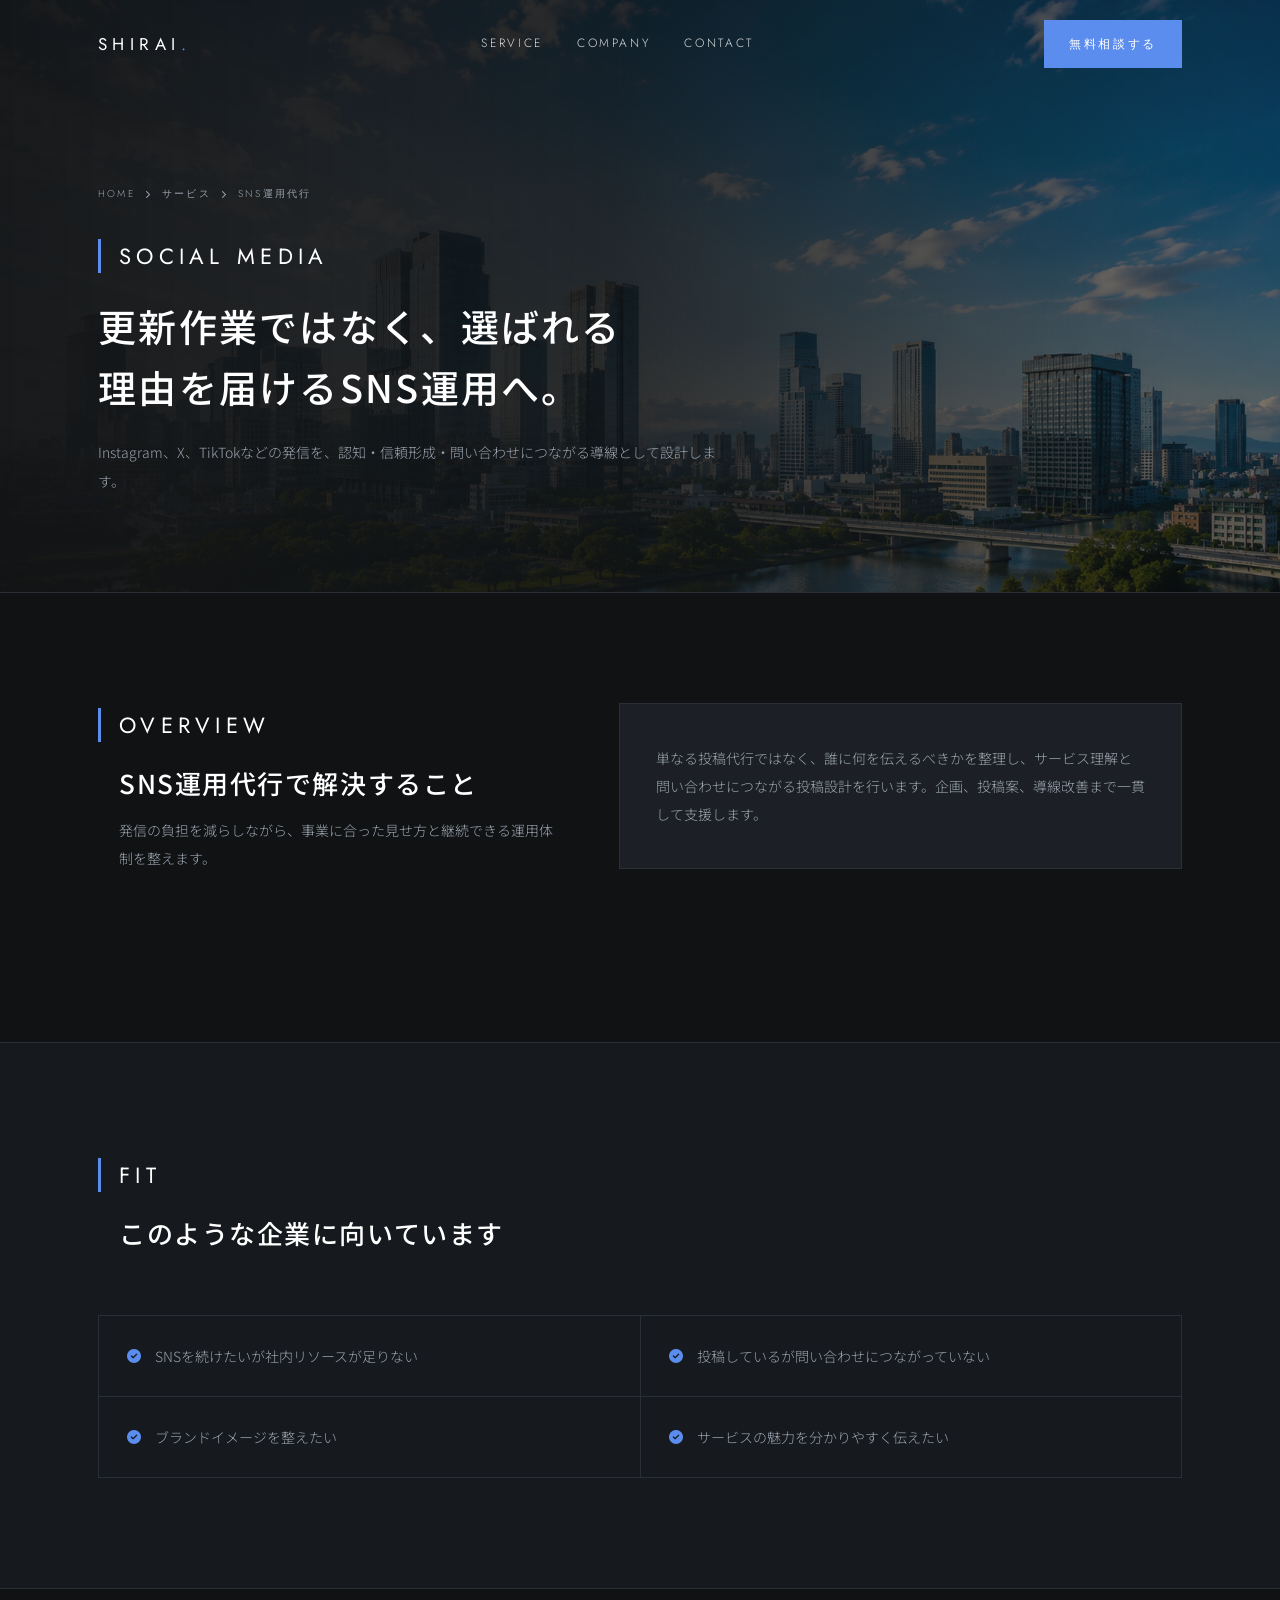
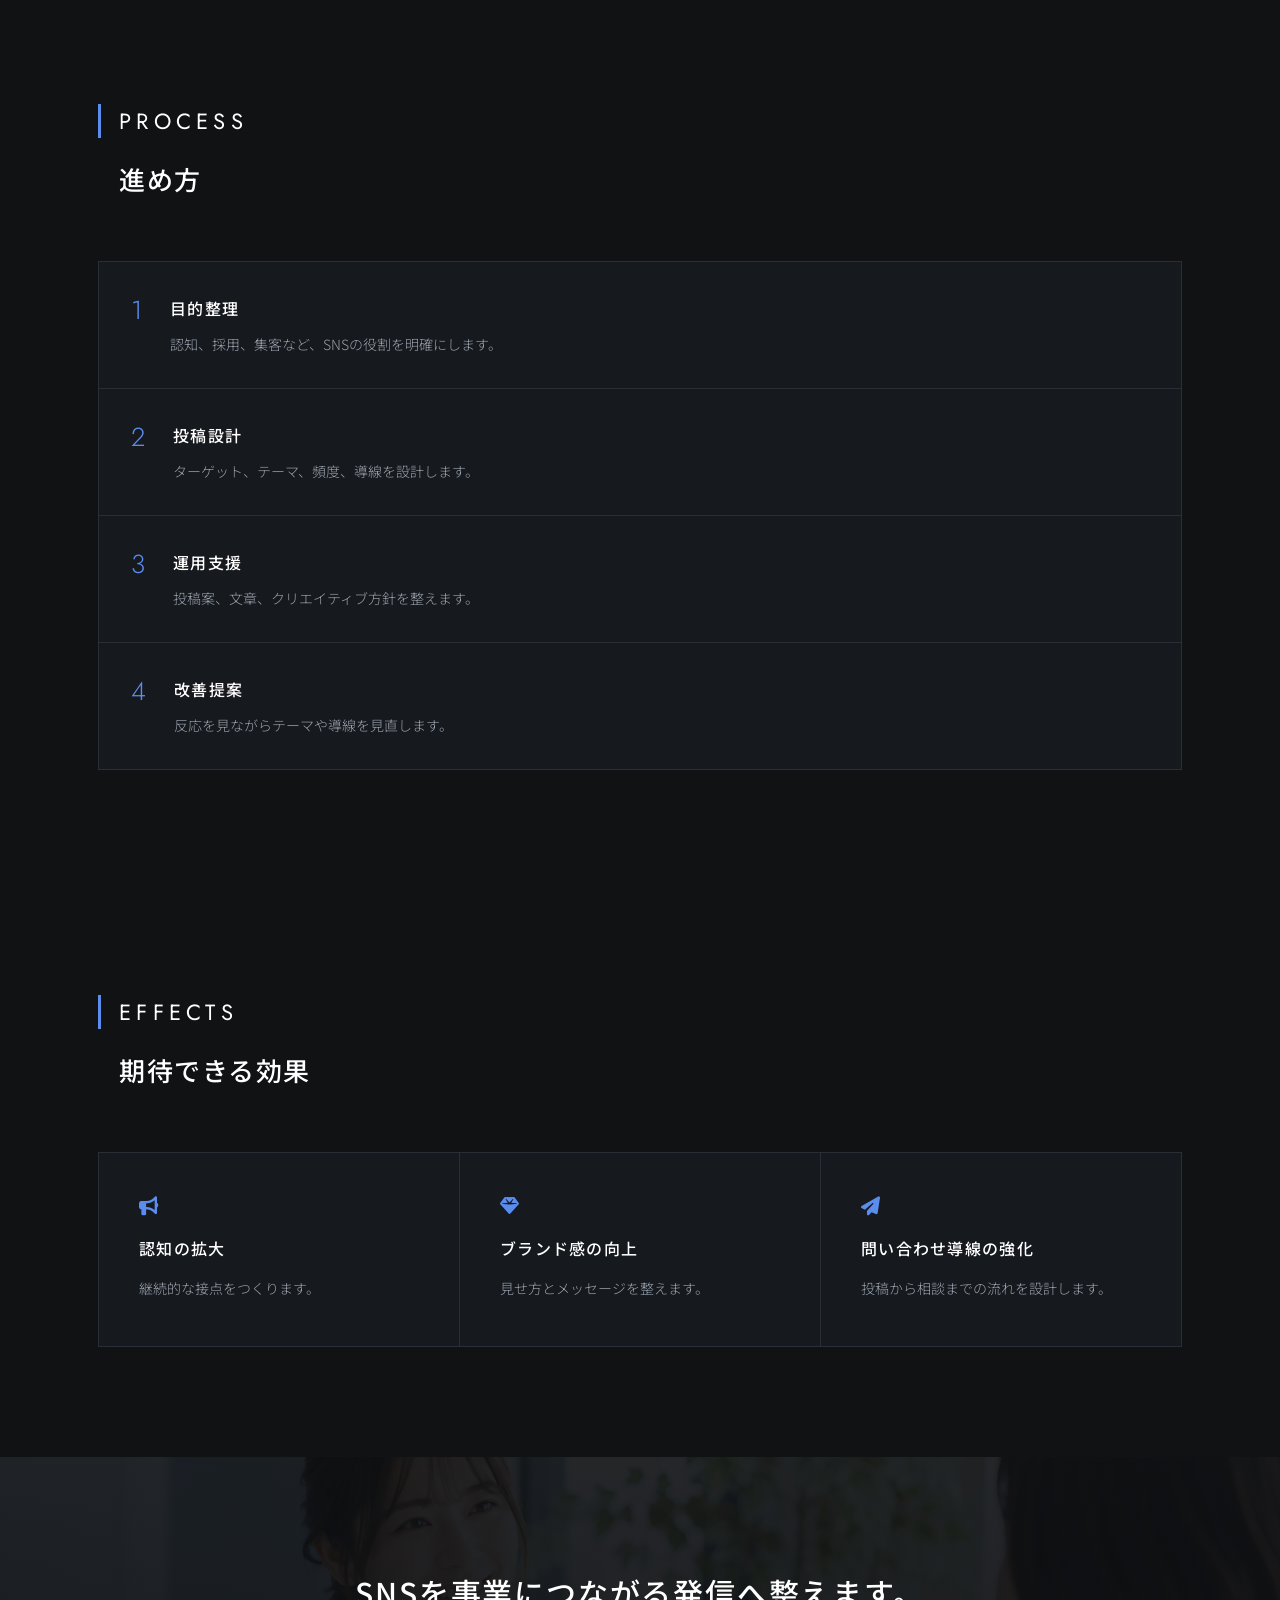
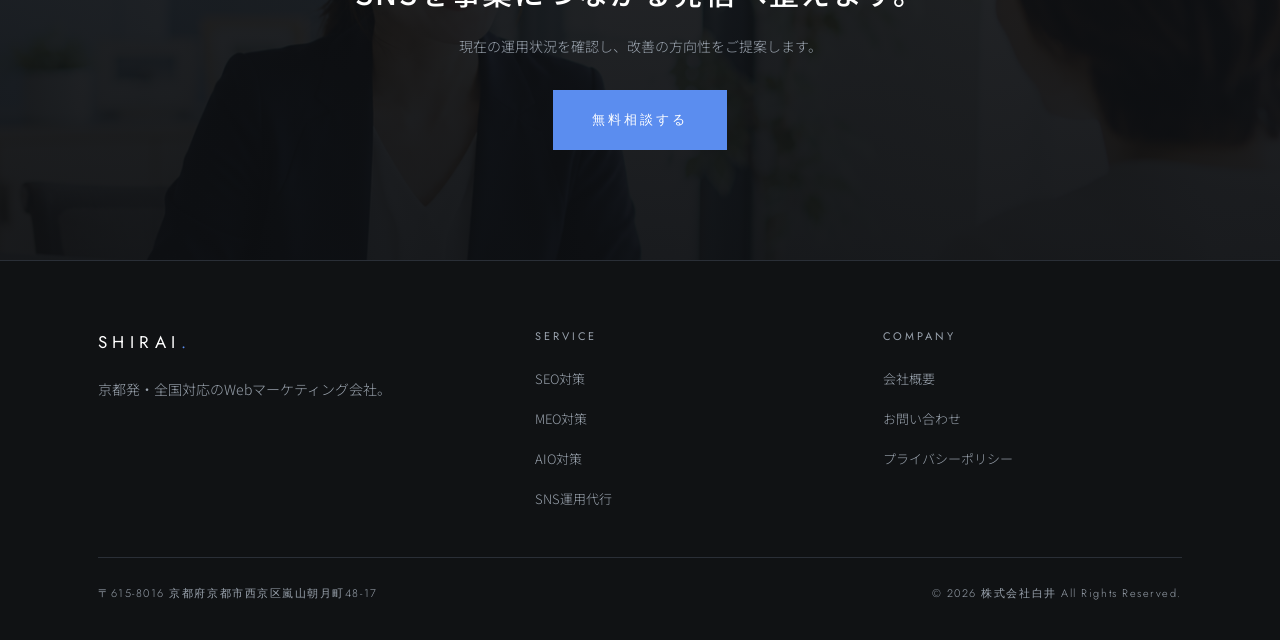
<file: service/sns.html>
<!DOCTYPE html>
<html lang="ja">
<head>
  <meta charset="UTF-8">
  <meta name="viewport" content="width=device-width, initial-scale=1.0">
  <title>SNS運用代行 | 株式会社白井</title>
  <meta name="description" content="SNS運用代行。Instagram、X、TikTokなどの発信を、認知から問い合わせまでの導線として設計します。">
  <meta property="og:title" content="SNS運用代行 | 株式会社白井">
  <meta property="og:description" content="投稿更新だけでなく、認知から問い合わせまでのSNS導線を設計します。">
  <meta property="og:type" content="website">
  <meta property="og:image" content="../images/contact.png">
  <link rel="preconnect" href="https://fonts.googleapis.com"><link rel="preconnect" href="https://fonts.gstatic.com" crossorigin>
  <link href="https://fonts.googleapis.com/css2?family=Jost:wght@300;400;500&family=Noto+Sans+JP:wght@300;400;500;700&display=swap" rel="stylesheet">
  <link rel="stylesheet" href="https://cdnjs.cloudflare.com/ajax/libs/font-awesome/6.5.0/css/all.min.css"><link rel="stylesheet" href="../css/style.css">
  <script type="application/ld+json">{"@context":"https://schema.org","@type":"Service","name":"SNS運用代行","provider":{"@type":"Organization","name":"株式会社白井"},"areaServed":"JP","serviceType":"Social Media Marketing"}</script>
</head>
<body>
<header class="site-header scrolled"><div class="container header-inner"><a href="../index.html" class="logo">shirai<span>.</span></a><nav class="global-nav"><a href="../service/index.html">Service</a><a href="../company/index.html">Company</a><a href="../contact/index.html">Contact</a></nav><div class="header-cta"><a href="../contact/index.html" class="btn btn-primary btn-sm">無料相談する</a><button class="hamburger" aria-label="メニュー" aria-expanded="false"><span></span><span></span><span></span></button></div></div></header>
<nav class="mobile-nav"><a href="../service/index.html">サービス</a><a href="../company/index.html">会社概要</a><a href="../contact/index.html">お問い合わせ</a><a href="../contact/index.html" class="btn btn-primary">無料相談する</a></nav>
<section class="page-hero"><div class="container"><div class="breadcrumb"><a href="../index.html">HOME</a><i class="fa-solid fa-chevron-right"></i><a href="index.html">サービス</a><i class="fa-solid fa-chevron-right"></i><span>SNS運用代行</span></div><span class="tag"><i class="fa-solid fa-share-nodes"></i> Social Media</span><h1>更新作業ではなく、選ばれる理由を届けるSNS運用へ。</h1><p>Instagram、X、TikTokなどの発信を、認知・信頼形成・問い合わせにつながる導線として設計します。</p></div></section>
<section class="section-pad"><div class="container detail-grid"><div class="section-header reveal"><span class="tag">Overview</span><h2 class="section-heading">SNS運用代行で解決すること</h2><p class="section-lead">発信の負担を減らしながら、事業に合った見せ方と継続できる運用体制を整えます。</p></div><div class="detail-panel reveal"><p>単なる投稿代行ではなく、誰に何を伝えるべきかを整理し、サービス理解と問い合わせにつながる投稿設計を行います。企画、投稿案、導線改善まで一貫して支援します。</p></div></div></section>
<section class="section-pad soft-section"><div class="container"><div class="section-header reveal"><span class="tag">Fit</span><h2 class="section-heading">このような企業に向いています</h2></div><div class="recommend-list"><div class="recommend-item reveal"><i class="fa-solid fa-circle-check"></i>SNSを続けたいが社内リソースが足りない</div><div class="recommend-item reveal"><i class="fa-solid fa-circle-check"></i>投稿しているが問い合わせにつながっていない</div><div class="recommend-item reveal"><i class="fa-solid fa-circle-check"></i>ブランドイメージを整えたい</div><div class="recommend-item reveal"><i class="fa-solid fa-circle-check"></i>サービスの魅力を分かりやすく伝えたい</div></div></div></section>
<section class="section-pad surface"><div class="container"><div class="section-header reveal"><span class="tag">Process</span><h2 class="section-heading">進め方</h2></div><div class="steps"><div class="step reveal"><div class="step-num">1</div><div><h4>目的整理</h4><p>認知、採用、集客など、SNSの役割を明確にします。</p></div></div><div class="step reveal"><div class="step-num">2</div><div><h4>投稿設計</h4><p>ターゲット、テーマ、頻度、導線を設計します。</p></div></div><div class="step reveal"><div class="step-num">3</div><div><h4>運用支援</h4><p>投稿案、文章、クリエイティブ方針を整えます。</p></div></div><div class="step reveal"><div class="step-num">4</div><div><h4>改善提案</h4><p>反応を見ながらテーマや導線を見直します。</p></div></div></div></div></section>
<section class="section-pad"><div class="container"><div class="section-header reveal"><span class="tag">Effects</span><h2 class="section-heading">期待できる効果</h2></div><div class="effects-grid"><div class="effect-card reveal"><i class="fa-solid fa-bullhorn"></i><h4>認知の拡大</h4><p>継続的な接点をつくります。</p></div><div class="effect-card reveal"><i class="fa-solid fa-gem"></i><h4>ブランド感の向上</h4><p>見せ方とメッセージを整えます。</p></div><div class="effect-card reveal"><i class="fa-solid fa-paper-plane"></i><h4>問い合わせ導線の強化</h4><p>投稿から相談までの流れを設計します。</p></div></div></div></section>
<section class="cta-banner"><div class="container"><h2 class="reveal">SNSを事業につながる発信へ整えます。</h2><p class="reveal">現在の運用状況を確認し、改善の方向性をご提案します。</p><a href="../contact/index.html" class="btn btn-primary btn-lg reveal">無料相談する</a></div></section>
<footer class="site-footer"><div class="container"><div class="footer-grid"><div class="footer-brand"><a href="../index.html" class="logo">shirai<span>.</span></a><p>京都発・全国対応のWebマーケティング会社。</p></div><nav class="footer-nav"><h4>Service</h4><ul><li><a href="seo.html">SEO対策</a></li><li><a href="meo.html">MEO対策</a></li><li><a href="aio.html">AIO対策</a></li><li><a href="sns.html">SNS運用代行</a></li></ul></nav><nav class="footer-nav"><h4>Company</h4><ul><li><a href="../company/index.html">会社概要</a></li><li><a href="../contact/index.html">お問い合わせ</a></li><li><a href="../privacy/index.html">プライバシーポリシー</a></li></ul></nav></div><div class="footer-bottom"><p>〒615-8016 京都府京都市西京区嵐山朝月町48-17</p><p>© 2026 株式会社白井 All Rights Reserved.</p></div></div></footer>
<script src="../js/main.js"></script>
</body>
</html>
</file>
<file: css/style.css>
/* ===========================================================
   SHIRAI Inc. — Dark Web-Marketing Design System
   base: web-marketing-dark.html (LEADGROWTH reference)
   =========================================================== */
:root{
  --bg:#101214;
  --bg2:#16191D;
  --panel:#1C2026;
  --line:#2A2F37;
  --text:#E8EAED;
  --text-soft:#9AA3AE;
  --accent:#5B8DEF;
  --accent-dim:#3E5FA8;
  --max-w:1140px;
  --header-h:88px;
  --jp:'Noto Sans JP',sans-serif;
  --en-font:'Jost',sans-serif;
  /* typography roles: JP headings = --jp w500 / EN labels = --en-font / body = --jp w300 14px */
  --heading-w:500;
  --body-size:14px;
}

*,*::before,*::after{box-sizing:border-box;margin:0;padding:0}
html{scroll-behavior:smooth}
body{
  min-width:320px;
  font-family:var(--jp);
  font-weight:300;
  background:var(--bg);
  color:var(--text);
  line-height:2;
  font-size:15px;
  -webkit-font-smoothing:antialiased;
}
img{display:block;max-width:100%}
a{color:inherit;text-decoration:none}
ul{list-style:none}
:focus-visible{outline:2px solid var(--accent);outline-offset:3px}

.en{font-family:var(--en-font);letter-spacing:.28em;text-transform:uppercase}
.container{max-width:var(--max-w);margin-inline:auto;padding-inline:28px}
.section-pad{padding-block:110px}
.section-pad-sm{padding-block:72px}
.surface{background:var(--bg)}
.soft-section{background:var(--bg2);border-top:1px solid var(--line);border-bottom:1px solid var(--line)}

/* ===== Section head (EN title + accent bar / JP serif heading) ===== */
.tag{
  display:flex;align-items:center;gap:18px;
  font-family:var(--en-font);
  font-size:22px;font-weight:400;
  letter-spacing:.24em;text-transform:uppercase;
  color:#fff;
  margin-bottom:14px;
}
.tag::before{content:"";width:3px;height:34px;background:var(--accent);flex:none}
.tag i{display:none}
.section-header{margin-bottom:60px}
.section-header--center{text-align:left}
.section-heading{
  padding-left:21px;
  font-family:var(--jp);
  font-weight:var(--heading-w);
  font-size:clamp(19px,2.4vw,26px);
  line-height:1.7;
  letter-spacing:.06em;
  color:#fff;
  margin-bottom:10px;
  text-wrap:balance;
}
.section-lead{
  padding-left:21px;
  max-width:680px;
  color:var(--text-soft);
  font-size:var(--body-size);
  line-height:2;
}
.section-header--center .section-lead{margin-inline:0}

/* ===== Buttons ===== */
.btn{
  display:inline-flex;align-items:center;justify-content:center;gap:.7em;
  border:1px solid transparent;
  border-radius:0;
  padding:14px 32px;
  font-family:var(--en-font);
  font-weight:400;
  font-size:13px;
  letter-spacing:.22em;
  cursor:pointer;
  transition:background .25s ease,border-color .25s ease,color .25s ease;
}
.btn i{display:none}
.btn-primary{background:var(--accent);color:#fff}
.btn-primary:hover{background:var(--accent-dim)}
.btn-outline{background:transparent;border-color:var(--line);color:var(--text)}
.btn-outline:hover{border-color:var(--accent);color:#fff}
.btn-lg{padding:16px 38px}
.btn-sm{padding:11px 24px;font-size:12px}

/* ===== Header ===== */
.site-header{
  position:fixed;top:0;left:0;right:0;z-index:100;
  height:var(--header-h);
  border-bottom:1px solid transparent;
  transition:background .3s,border-color .3s;
}
.site-header.scrolled{
  background:rgba(16,18,20,.92);
  backdrop-filter:blur(10px);
  border-bottom-color:var(--line);
}
.header-inner{height:100%;display:flex;align-items:center;justify-content:space-between;gap:22px}
.logo{
  font-family:var(--en-font);
  font-weight:400;
  font-size:17px;
  letter-spacing:.32em;
  text-transform:uppercase;
  color:#fff;
}
.logo span{color:var(--accent)}
.global-nav{display:flex;align-items:center;gap:34px}
.global-nav a{
  font-family:var(--en-font);
  font-size:12px;
  letter-spacing:.22em;
  text-transform:uppercase;
  color:rgba(255,255,255,.85);
  padding:6px 0;
  border-bottom:1px solid transparent;
  transition:border-color .25s,color .25s;
}
.global-nav a:hover{color:#fff;border-bottom-color:var(--accent)}
.header-cta{display:flex;align-items:center;gap:0}
.hamburger{
  display:none;background:none;border:none;cursor:pointer;
  flex-direction:column;gap:5px;padding:10px;
}
.hamburger span{display:block;width:26px;height:1.5px;background:#fff}
.mobile-nav{
  display:none;position:fixed;inset:var(--header-h) 0 auto 0;z-index:99;
  background:rgba(12,14,16,.97);
  border-bottom:1px solid var(--line);
  flex-direction:column;gap:0;padding:16px 0;
}
.mobile-nav.open{display:flex}
.mobile-nav a{display:block;padding:16px 28px;font-size:13px;color:var(--text)}
.mobile-nav .btn{margin:14px 28px 8px;justify-content:center}

/* ===== Hero (top) ===== */
.hero{
  position:relative;height:100svh;min-height:620px;
  display:flex;align-items:flex-end;
  overflow:hidden;
}
.hero-visual{
  position:absolute;inset:0;
  background:
    linear-gradient(180deg, rgba(10,12,16,.62) 0%, rgba(10,12,16,.34) 40%, rgba(10,12,16,.85) 100%),
    url("../images/company2.png") center/cover no-repeat,
    linear-gradient(115deg, #2B3850 0%, #4A5C7A 26%, #8C7B6E 47%, #C9A07E 60%, #5A4A44 78%, #14161A 100%);
}
.hero-inner{position:relative;z-index:2;width:100%;padding-block:0 96px}
.hero-copy{max-width:640px}
.hero-badge{
  display:inline-block;
  font-family:var(--en-font);
  font-size:11px;letter-spacing:.3em;text-transform:uppercase;
  color:rgba(255,255,255,.7);
  margin-bottom:20px;
}
.hero-title{
  font-family:var(--en-font);
  font-weight:300;
  font-size:clamp(26px,4.2vw,44px);
  letter-spacing:.12em;
  line-height:1.4;
  color:#fff;
  margin-bottom:18px;
}
.hero-title em{font-style:normal;border-bottom:1px solid var(--accent);padding-bottom:4px}
.hero-sub{
  font-size:var(--body-size);color:rgba(255,255,255,.82);
  letter-spacing:.06em;max-width:480px;line-height:2.1;
  margin-bottom:34px;
}
.hero-btns{display:flex;flex-wrap:wrap;gap:14px}
.hero-scroll{
  position:absolute;right:36px;bottom:0;z-index:3;
  font-family:var(--en-font);font-size:10px;letter-spacing:.3em;text-transform:uppercase;
  color:rgba(255,255,255,.7);
  writing-mode:vertical-rl;display:flex;align-items:center;gap:14px;
}
.hero-scroll::after{
  content:"";width:1px;height:64px;
  background:linear-gradient(180deg,var(--accent),transparent);
  animation:drop 2.2s ease-in-out infinite;
}
@keyframes drop{
  0%{transform:scaleY(0);transform-origin:top}
  55%{transform:scaleY(1);transform-origin:top}
  56%{transform-origin:bottom}
  100%{transform:scaleY(0);transform-origin:bottom}
}

/* ===== 1px-line grids (cards) ===== */
.pain-grid,.services-grid,.strengths-grid,.industries-grid,.effects-grid{
  display:grid;gap:1px;background:var(--line);border:1px solid var(--line);
}
.pain-grid{grid-template-columns:repeat(3,1fr)}
.services-grid{grid-template-columns:repeat(2,1fr)}
.strengths-grid{grid-template-columns:repeat(2,1fr)}
.industries-grid{grid-template-columns:repeat(4,1fr)}
.effects-grid{grid-template-columns:repeat(3,1fr)}

.pain-card,.service-card,.strength-item,.industry-item,.effect-card{
  background:var(--bg2);
  border:none;border-radius:0;box-shadow:none;
  padding:44px 40px;
  transition:background .3s;
}
.pain-card:hover,.service-card:hover,.strength-item:hover{background:var(--panel);transform:none;box-shadow:none}

.pain-card i{
  width:auto;height:auto;background:none;border-radius:0;margin-bottom:18px;
  display:block;color:var(--accent);font-size:20px;
}
.pain-card h3,.strength-item h3,.effect-card h4{
  font-family:var(--jp);
  font-size:16px;font-weight:var(--heading-w);letter-spacing:.08em;color:#fff;margin-bottom:10px;
}
.pain-card p,.service-card p,.strength-item p,.effect-card p{
  color:var(--text-soft);font-size:var(--body-size);line-height:2;
}

/* service card (top page + lineup) */
.service-card{display:block;position:relative;min-height:100%}
.service-card::after{
  content:"";position:absolute;left:40px;bottom:0;height:1px;width:0;background:var(--accent);
  transition:width .4s ease;
}
.service-card:hover::after{width:56px}
.service-card .num,.service-id{
  font-family:var(--en-font);font-size:11px;letter-spacing:.3em;text-transform:uppercase;
  color:var(--accent);display:block;margin-bottom:18px;
}
.service-card-icon{
  width:auto;height:auto;background:none;border-radius:0;
  display:block;color:var(--accent);font-size:18px;margin-bottom:18px;
}
.service-card h3{font-family:var(--jp);font-size:16px;font-weight:var(--heading-w);letter-spacing:.08em;color:#fff;margin-bottom:6px}
.service-card .en-sub{
  font-family:var(--en-font);font-size:10px;letter-spacing:.26em;text-transform:uppercase;
  color:var(--text-soft);display:block;margin-bottom:18px;
}
.service-card-link{
  display:inline-flex;align-items:center;gap:.7em;margin-top:20px;
  font-family:var(--en-font);font-size:11px;letter-spacing:.24em;text-transform:uppercase;
  color:var(--accent);
}
.service-card-link i{display:inline}

/* strengths (flow-like) */
.strengths,.industries{background:var(--bg)}
.strength-item{display:block}
.strength-num{
  width:auto;height:auto;background:none;border-radius:0;
  display:block;
  font-family:var(--en-font);font-size:11px;letter-spacing:.3em;
  color:var(--accent);margin-bottom:16px;
}
.strength-num::before{content:"POINT "}

/* industries */
.industry-item{
  min-height:0;display:flex;align-items:center;justify-content:flex-start;gap:.9em;
  padding:26px 28px;
  border:none;border-radius:0;
  color:var(--text);font-weight:400;font-size:14px;letter-spacing:.06em;
}
.industry-item i{color:var(--accent);font-size:15px}

/* ===== Flow (process list) ===== */
.flow-list{
  list-style:none;display:grid;grid-template-columns:repeat(4,1fr);
  gap:1px;background:var(--line);border:1px solid var(--line);
  counter-reset:fl;
}
.flow-item{background:var(--bg2);padding:36px 30px}
.flow-item .n{
  font-family:var(--en-font);font-size:11px;letter-spacing:.3em;color:var(--accent);
  display:block;margin-bottom:16px;text-transform:uppercase;
}
.flow-item .n::before{counter-increment:fl;content:"PROCESS 0" counter(fl)}
.flow-item h3{font-family:var(--jp);font-size:16px;font-weight:var(--heading-w);color:#fff;margin-bottom:10px;letter-spacing:.08em}
.flow-item p{font-size:var(--body-size);color:var(--text-soft)}

/* ===== CTA banner (photo band) ===== */
.cta-banner{
  position:relative;overflow:hidden;
  padding-block:110px;
}
.cta-banner::before{
  content:"";position:absolute;inset:0;
  background:
    linear-gradient(180deg, rgba(13,15,18,.9), rgba(13,15,18,.95)),
    url("../images/contact.png") center/cover no-repeat,
    linear-gradient(115deg,#2B3850,#6E6258 50%,#14161A);
}
.cta-banner .container{position:relative;z-index:2;text-align:center}
.cta-banner h2{
  font-family:var(--jp);font-weight:var(--heading-w);
  font-size:clamp(20px,3vw,30px);line-height:1.7;letter-spacing:.06em;
  color:#fff;margin-bottom:14px;
}
.cta-banner p{max-width:640px;margin:0 auto 30px;color:var(--text-soft);font-size:var(--body-size)}

/* ===== Page hero (sub pages) ===== */
.page-hero{
  position:relative;overflow:hidden;
  padding-top:calc(var(--header-h) + 96px);
  padding-bottom:96px;
  border-bottom:1px solid var(--line);
}
.page-hero::before{
  content:"";position:absolute;inset:0;
  background:
    linear-gradient(90deg, rgba(16,18,20,.97) 0%, rgba(16,18,20,.88) 48%, rgba(16,18,20,.55) 100%),
    url("../images/company2.png") center/cover no-repeat;
}
.page-hero .container{position:relative;z-index:1}
.breadcrumb{
  display:flex;align-items:center;gap:10px;flex-wrap:wrap;
  font-family:var(--en-font);font-size:10px;letter-spacing:.22em;text-transform:uppercase;
  color:var(--text-soft);margin-bottom:30px;
}
.breadcrumb a{color:var(--text-soft);transition:color .2s}
.breadcrumb a:hover{color:#fff}
.breadcrumb i{font-size:8px}
.page-hero .tag{margin-bottom:18px}
.page-hero h1{
  max-width:820px;
  font-family:var(--jp);font-weight:var(--heading-w);
  font-size:clamp(24px,3.6vw,38px);
  line-height:1.6;letter-spacing:.06em;color:#fff;
  text-wrap:balance;
}
.page-hero p{max-width:620px;color:var(--text-soft);font-size:var(--body-size);line-height:2.1;margin-top:20px}

/* ===== Detail blocks (service pages) ===== */
.detail-grid{display:grid;grid-template-columns:.9fr 1.1fr;gap:60px;align-items:start}
.detail-panel{
  background:var(--panel);
  border:1px solid var(--line);border-radius:0;box-shadow:none;
  padding:40px 36px;
  color:var(--text-soft);font-size:14px;
}
.recommend-list{display:grid;grid-template-columns:repeat(2,1fr);gap:1px;background:var(--line);border:1px solid var(--line)}
.recommend-item{
  display:flex;gap:14px;align-items:flex-start;
  background:var(--bg2);border:none;border-radius:0;box-shadow:none;
  padding:26px 28px;
  color:var(--text-soft);font-size:var(--body-size);
}
.recommend-item i{color:var(--accent);margin-top:.5em}
.steps{display:grid;gap:1px;background:var(--line);border:1px solid var(--line)}
.step{
  display:grid;grid-template-columns:auto 1fr;gap:26px;align-items:start;
  background:var(--bg2);border:none;border-radius:0;
  padding:30px 32px;
}
.step-num{
  width:auto;height:auto;border-radius:0;background:none;
  font-family:var(--en-font);font-weight:300;font-size:26px;letter-spacing:.08em;
  color:var(--accent);line-height:1.4;
}
.step h4{font-family:var(--jp);font-size:16px;font-weight:var(--heading-w);color:#fff;letter-spacing:.08em;margin-bottom:6px}
.step p{color:var(--text-soft);font-size:var(--body-size)}
.effect-card{text-align:left}
.effect-card i{
  width:auto;height:auto;background:none;border-radius:0;
  display:block;color:var(--accent);font-size:19px;margin-bottom:16px;
}

/* ===== Company ===== */
.company-table{
  width:100%;border-collapse:collapse;
  background:var(--bg2);border:1px solid var(--line);border-radius:0;overflow:hidden;
}
.company-table th,.company-table td{
  padding:22px 28px;border-bottom:1px solid var(--line);
  text-align:left;vertical-align:top;font-size:14px;
}
.company-table th{
  width:200px;background:var(--panel);
  color:var(--text-soft);font-weight:400;letter-spacing:.12em;
}
.company-table td{color:var(--text)}
.company-table tr:last-child th,.company-table tr:last-child td{border-bottom:0}
.map-frame{
  position:relative;border:1px solid var(--line);background:var(--bg2);
  min-height:420px;overflow:hidden;
}
.map-frame iframe{position:absolute;inset:0;width:100%;height:100%;border:0;filter:grayscale(1) invert(.92) contrast(.9)}
.map-link{
  display:inline-flex;align-items:center;gap:.8em;margin-top:22px;
  font-family:var(--en-font);font-size:11px;letter-spacing:.24em;text-transform:uppercase;
  color:var(--accent);border-bottom:1px solid var(--accent);padding-bottom:6px;
}

/* ===== Compare table ===== */
.compare-table{
  width:100%;border-collapse:collapse;background:var(--bg2);
  border:1px solid var(--line);font-size:var(--body-size);
}
.compare-table th,.compare-table td{
  padding:18px 22px;border:1px solid var(--line);
  text-align:left;vertical-align:top;color:var(--text-soft);font-weight:300;line-height:1.9;
}
.compare-table thead th{
  background:var(--panel);color:#fff;font-weight:400;
  font-size:12px;letter-spacing:.14em;
}
.compare-table td strong{display:block;color:#fff;font-weight:500;letter-spacing:.08em}
.compare-table td span{display:block;font-size:11px;color:var(--accent);letter-spacing:.06em}

/* ===== FAQ ===== */
.faq-list{display:grid;grid-template-columns:repeat(2,1fr);gap:1px;background:var(--line);border:1px solid var(--line)}
.faq-item{background:var(--bg2);padding:32px 30px}
.faq-item h3{
  position:relative;padding-left:30px;
  font-family:var(--jp);
  font-size:16px;font-weight:var(--heading-w);letter-spacing:.08em;color:#fff;margin-bottom:8px;
}
.faq-item h3::before{
  content:"Q";position:absolute;left:0;top:0;
  font-family:var(--en-font);font-weight:300;color:var(--accent);
}
.faq-item p{padding-left:30px;font-size:var(--body-size);color:var(--text-soft)}
@media (max-width:760px){.faq-list{grid-template-columns:1fr}}

/* ===== Contact / Form ===== */
.contact-grid{display:grid;grid-template-columns:1fr 1fr;gap:80px;align-items:start}
.contact-copy h2{
  font-family:var(--en-font);font-weight:300;
  font-size:clamp(24px,3.4vw,38px);letter-spacing:.18em;text-transform:uppercase;
  color:#fff;margin-bottom:24px;
}
.contact-copy .lead{color:var(--text-soft);font-size:14px;margin-bottom:30px;max-width:420px}
.form-wrap{
  max-width:none;margin:0;
  background:rgba(22,25,29,.85);
  border:1px solid var(--line);border-radius:0;box-shadow:none;
  padding:44px 40px;
  backdrop-filter:blur(6px);
}
.form-group{margin-bottom:22px}
.form-group label{
  display:block;font-size:12px;letter-spacing:.12em;
  color:var(--text-soft);font-weight:300;margin-bottom:8px;
}
.form-group label .req{
  color:var(--accent);font-size:10px;margin-left:8px;letter-spacing:.2em;
}
.form-group input,.form-group select,.form-group textarea{
  width:100%;
  background:var(--bg);border:1px solid var(--line);border-radius:0;
  color:var(--text);
  font:inherit;font-size:14px;
  padding:13px 16px;outline:none;
  transition:border-color .2s;
}
.form-group input:focus,.form-group select:focus,.form-group textarea:focus{border-color:var(--accent);background:var(--bg)}
.form-group textarea{resize:vertical;min-height:130px}
.form-check{display:flex;gap:12px;color:var(--text-soft);font-size:13px}
.form-check input{width:16px;height:16px;margin-top:.5em;accent-color:var(--accent)}
.form-check a{color:var(--accent)}
.form-submit{margin-top:30px;text-align:center}
.form-submit .btn{width:100%}
.form-success{
  display:none;
  background:none;border:1px solid var(--accent);border-radius:0;
  padding:20px;text-align:center;color:#fff;font-size:13px;letter-spacing:.08em;
}

/* ===== Privacy ===== */
.privacy-content{
  max-width:880px;margin-inline:auto;
  background:var(--bg2);border:1px solid var(--line);border-radius:0;box-shadow:none;
  padding:clamp(30px,5vw,58px);
  color:var(--text-soft);font-size:14px;
}
.privacy-content h2{
  color:#fff;font-family:var(--jp);font-weight:var(--heading-w);
  font-size:16px;letter-spacing:.08em;margin:36px 0 10px;
}
.privacy-content p{margin-bottom:16px}
.privacy-content a{color:var(--accent);font-weight:400}

/* ===== Footer ===== */
.site-footer{
  background:var(--bg);color:var(--text);
  border-top:1px solid var(--line);
  padding-block:64px 36px;
}
.footer-grid{display:grid;grid-template-columns:1.3fr 1fr 1fr;gap:48px;margin-bottom:44px}
.footer-brand p{color:var(--text-soft);font-size:var(--body-size);line-height:2;margin-top:16px}
.footer-nav h4{
  font-family:var(--en-font);font-weight:400;
  font-size:11px;letter-spacing:.26em;text-transform:uppercase;
  color:var(--text-soft);margin-bottom:16px;
}
.footer-nav ul{display:grid;gap:10px}
.footer-nav a{color:var(--text-soft);font-size:13px;transition:color .2s}
.footer-nav a:hover{color:#fff}
.footer-bottom{
  border-top:1px solid var(--line);padding-top:24px;
  display:flex;justify-content:space-between;gap:18px;flex-wrap:wrap;
  font-family:var(--en-font);
  color:var(--text-soft);font-size:11px;letter-spacing:.14em;
}

/* ===== Reveal ===== */
.reveal{opacity:0;transform:translateY(24px);transition:opacity .8s ease,transform .8s ease}
.reveal.visible{opacity:1;transform:none}

@media (prefers-reduced-motion: reduce){
  html{scroll-behavior:auto}
  .reveal{opacity:1;transform:none;transition:none}
  .hero-scroll::after{animation:none}
  *{transition:none!important}
}

/* ===== Responsive ===== */
@media (max-width:960px){
  .pain-grid,.services-grid,.effects-grid{grid-template-columns:1fr}
  .strengths-grid{grid-template-columns:1fr 1fr}
  .industries-grid{grid-template-columns:1fr 1fr}
  .flow-list{grid-template-columns:1fr 1fr}
  .detail-grid,.contact-grid{grid-template-columns:1fr;gap:48px}
  .recommend-list{grid-template-columns:1fr}
  .footer-grid{grid-template-columns:1fr;gap:32px}
}
@media (max-width:760px){
  :root{--header-h:72px}
  .global-nav{display:none}
  .header-cta .btn{padding:10px 18px;font-size:11px}
  .hamburger{display:flex}
  .section-pad{padding-block:72px}
  .hero-inner{padding-bottom:72px}
  .hero-scroll{display:none}
  .hero-btns{flex-direction:column}
  .hero-btns .btn{width:100%}
  .strengths-grid,.industries-grid,.flow-list{grid-template-columns:1fr}
  .pain-card,.service-card,.strength-item{padding:32px 26px}
  .tag{font-size:18px}
  .form-wrap{padding:30px 22px}
  .step{grid-template-columns:1fr;gap:8px}
  .company-table th{width:130px}
  .compare-table{display:block;overflow-x:auto}
  .footer-bottom{flex-direction:column}
}
</file>
